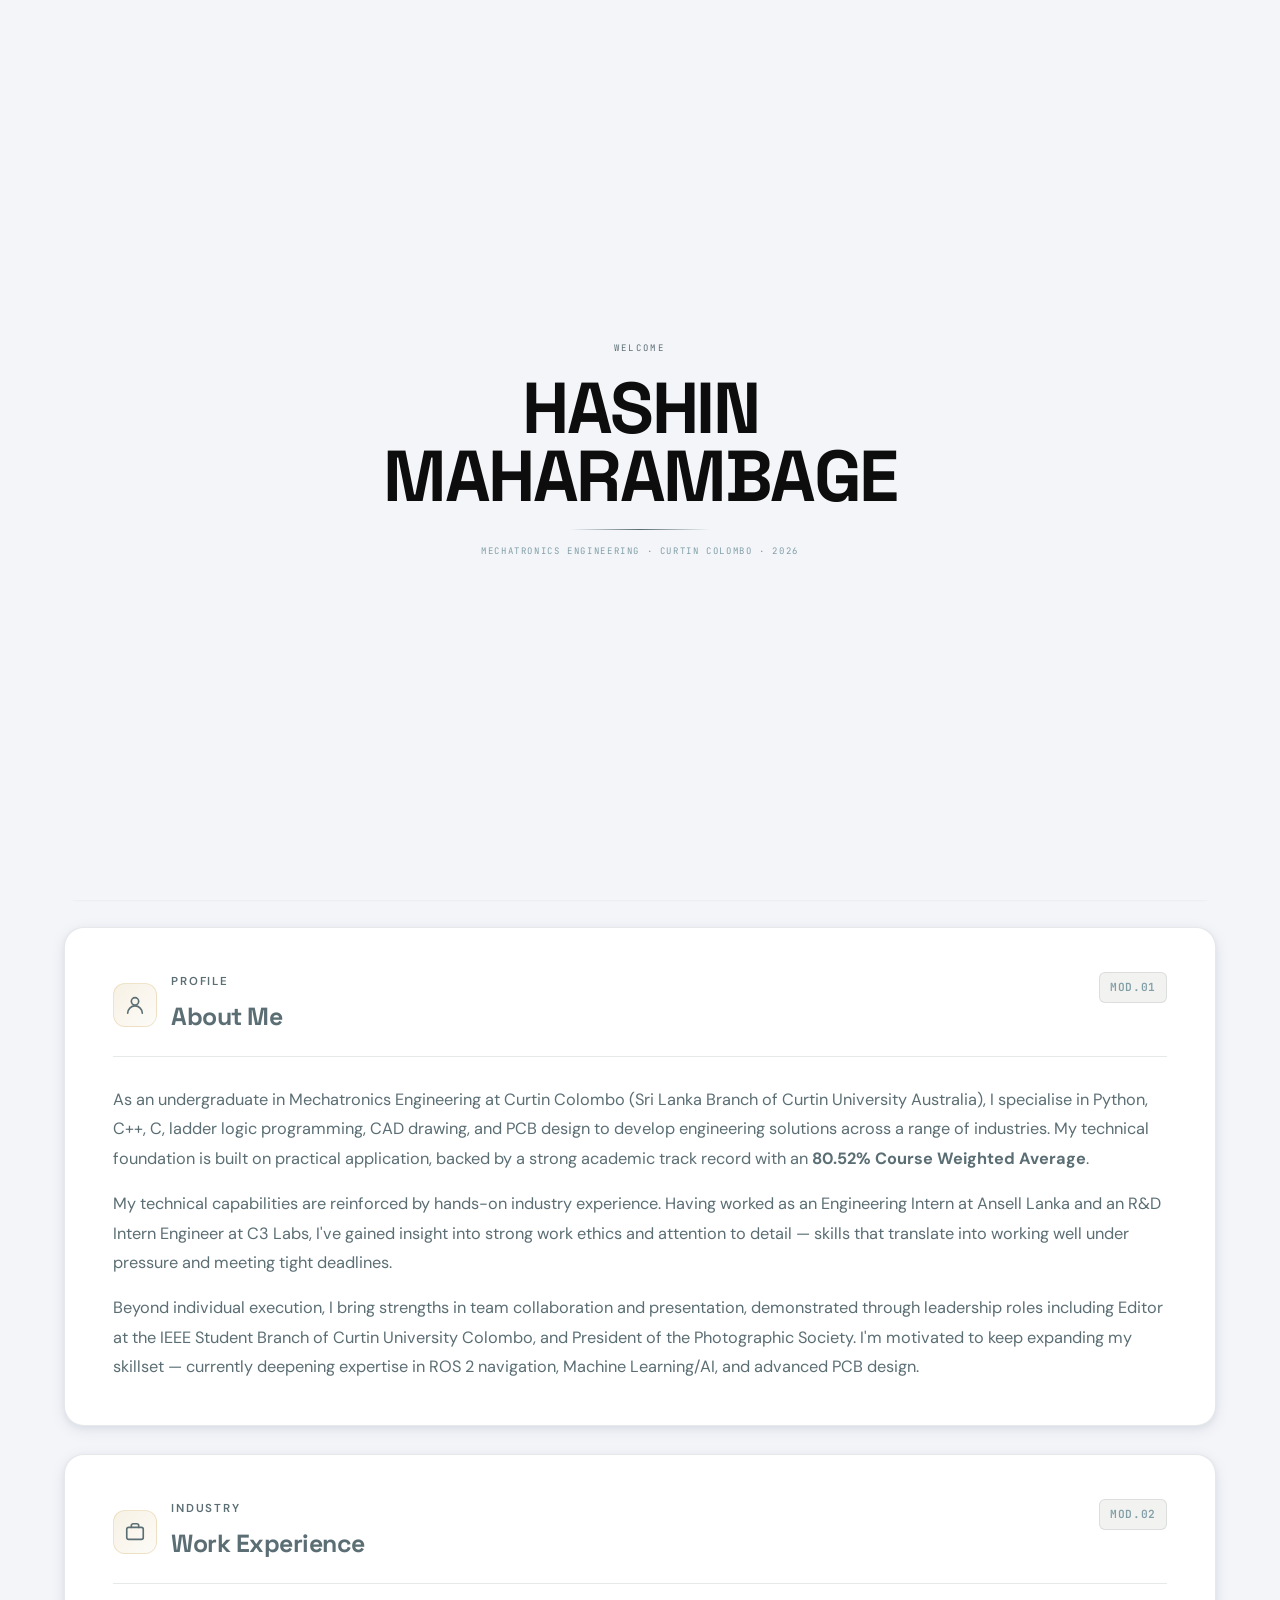
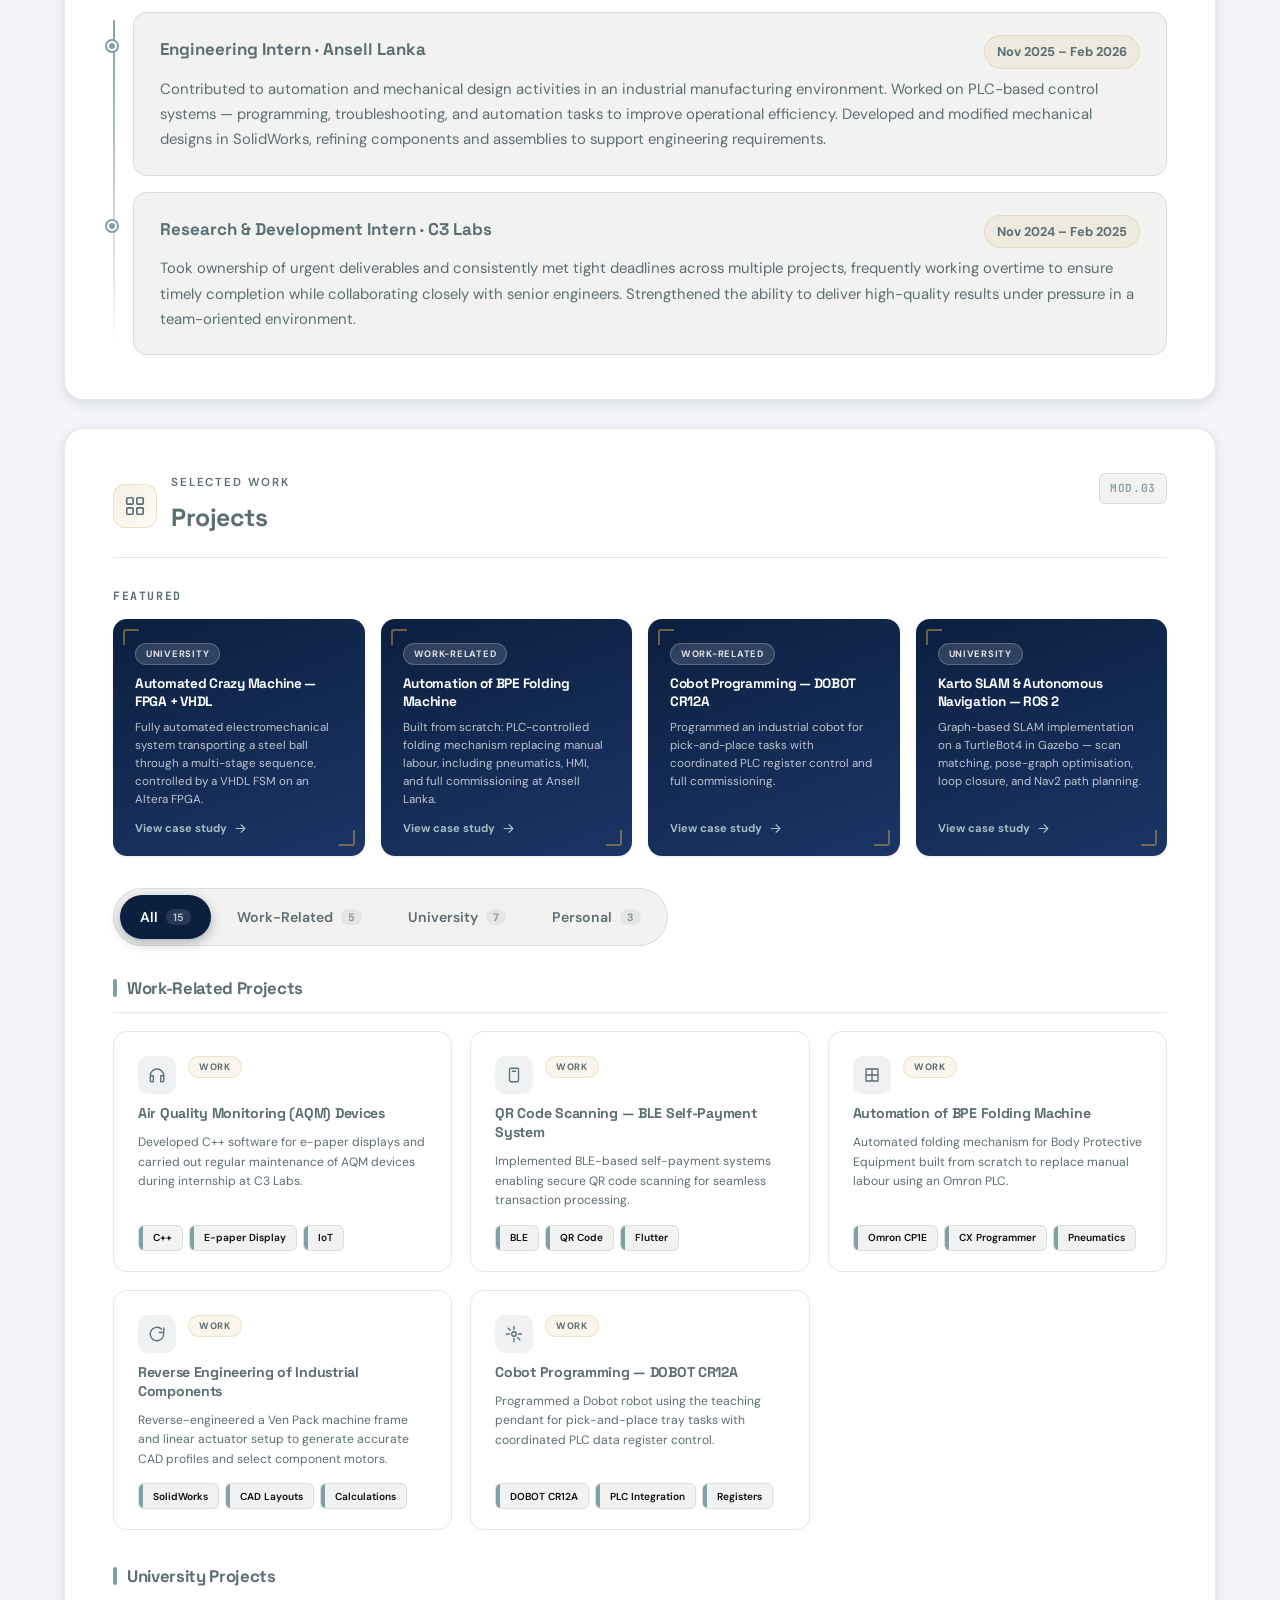
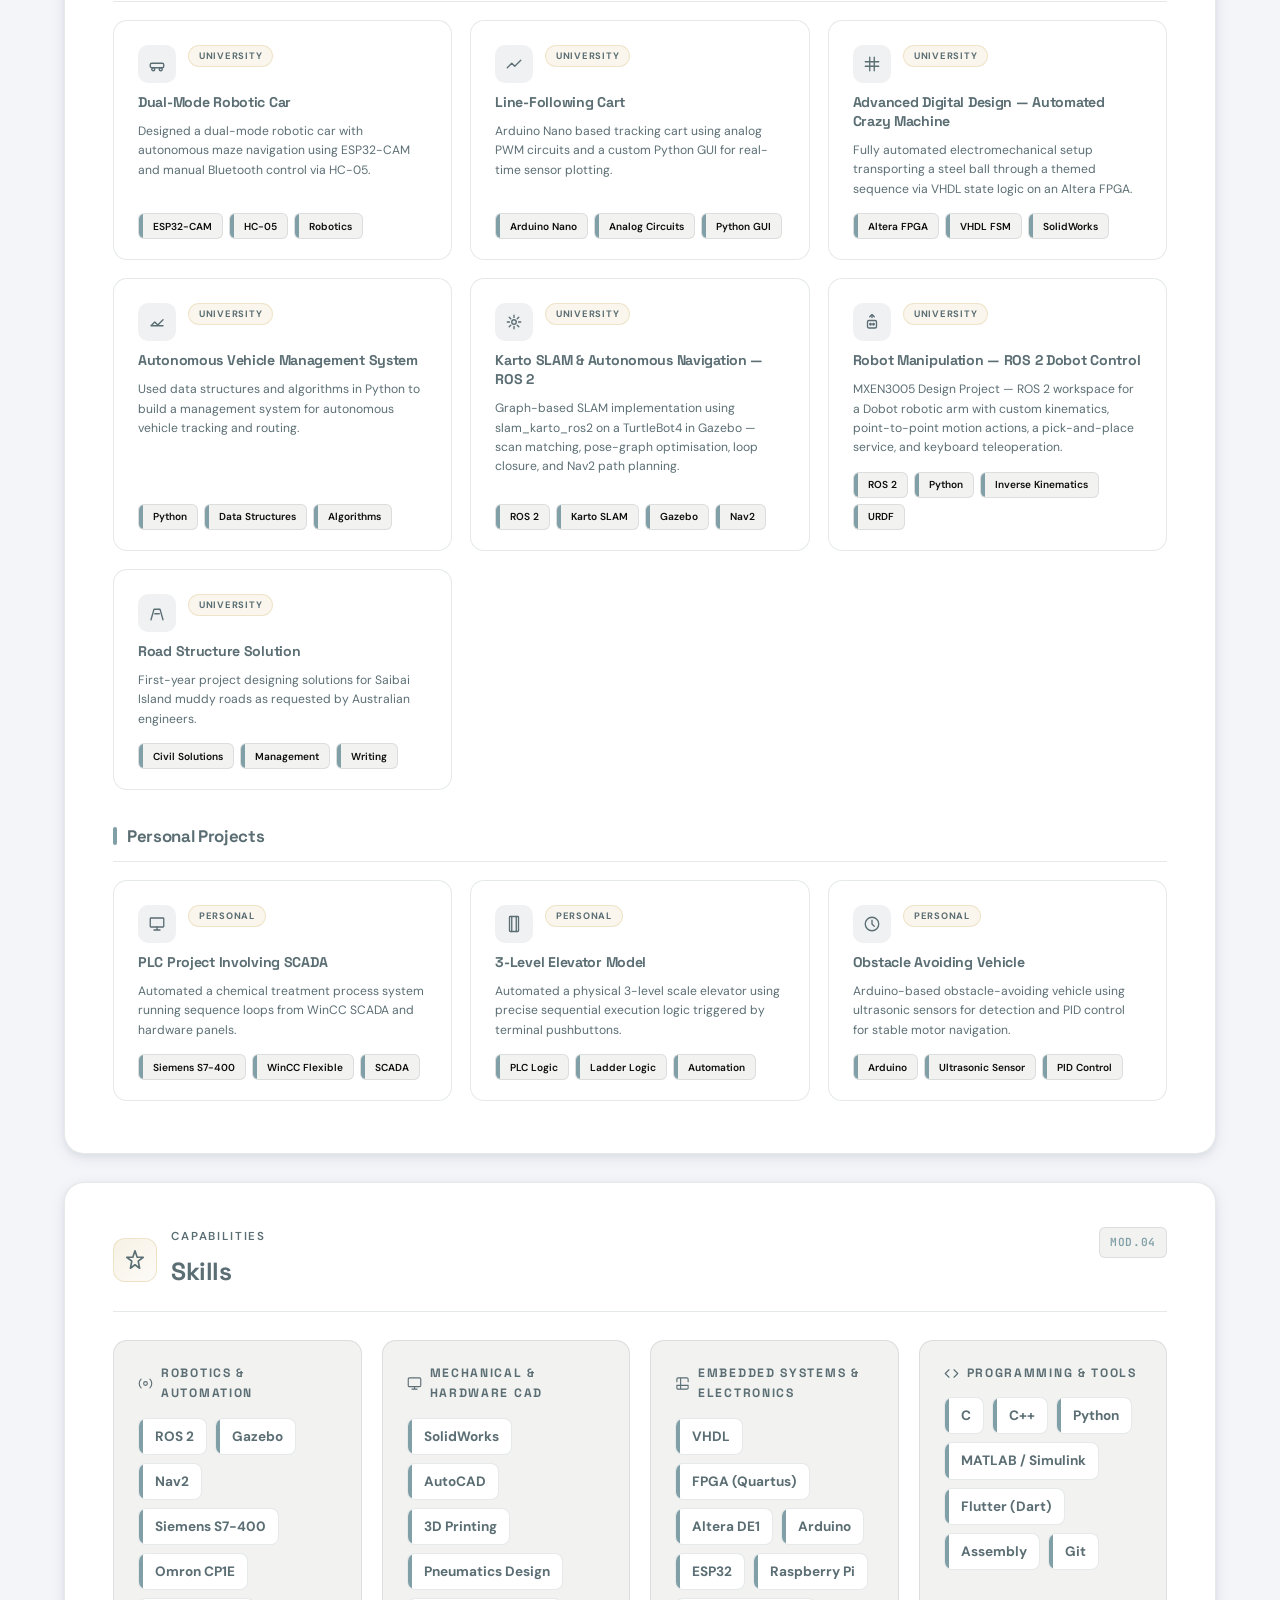
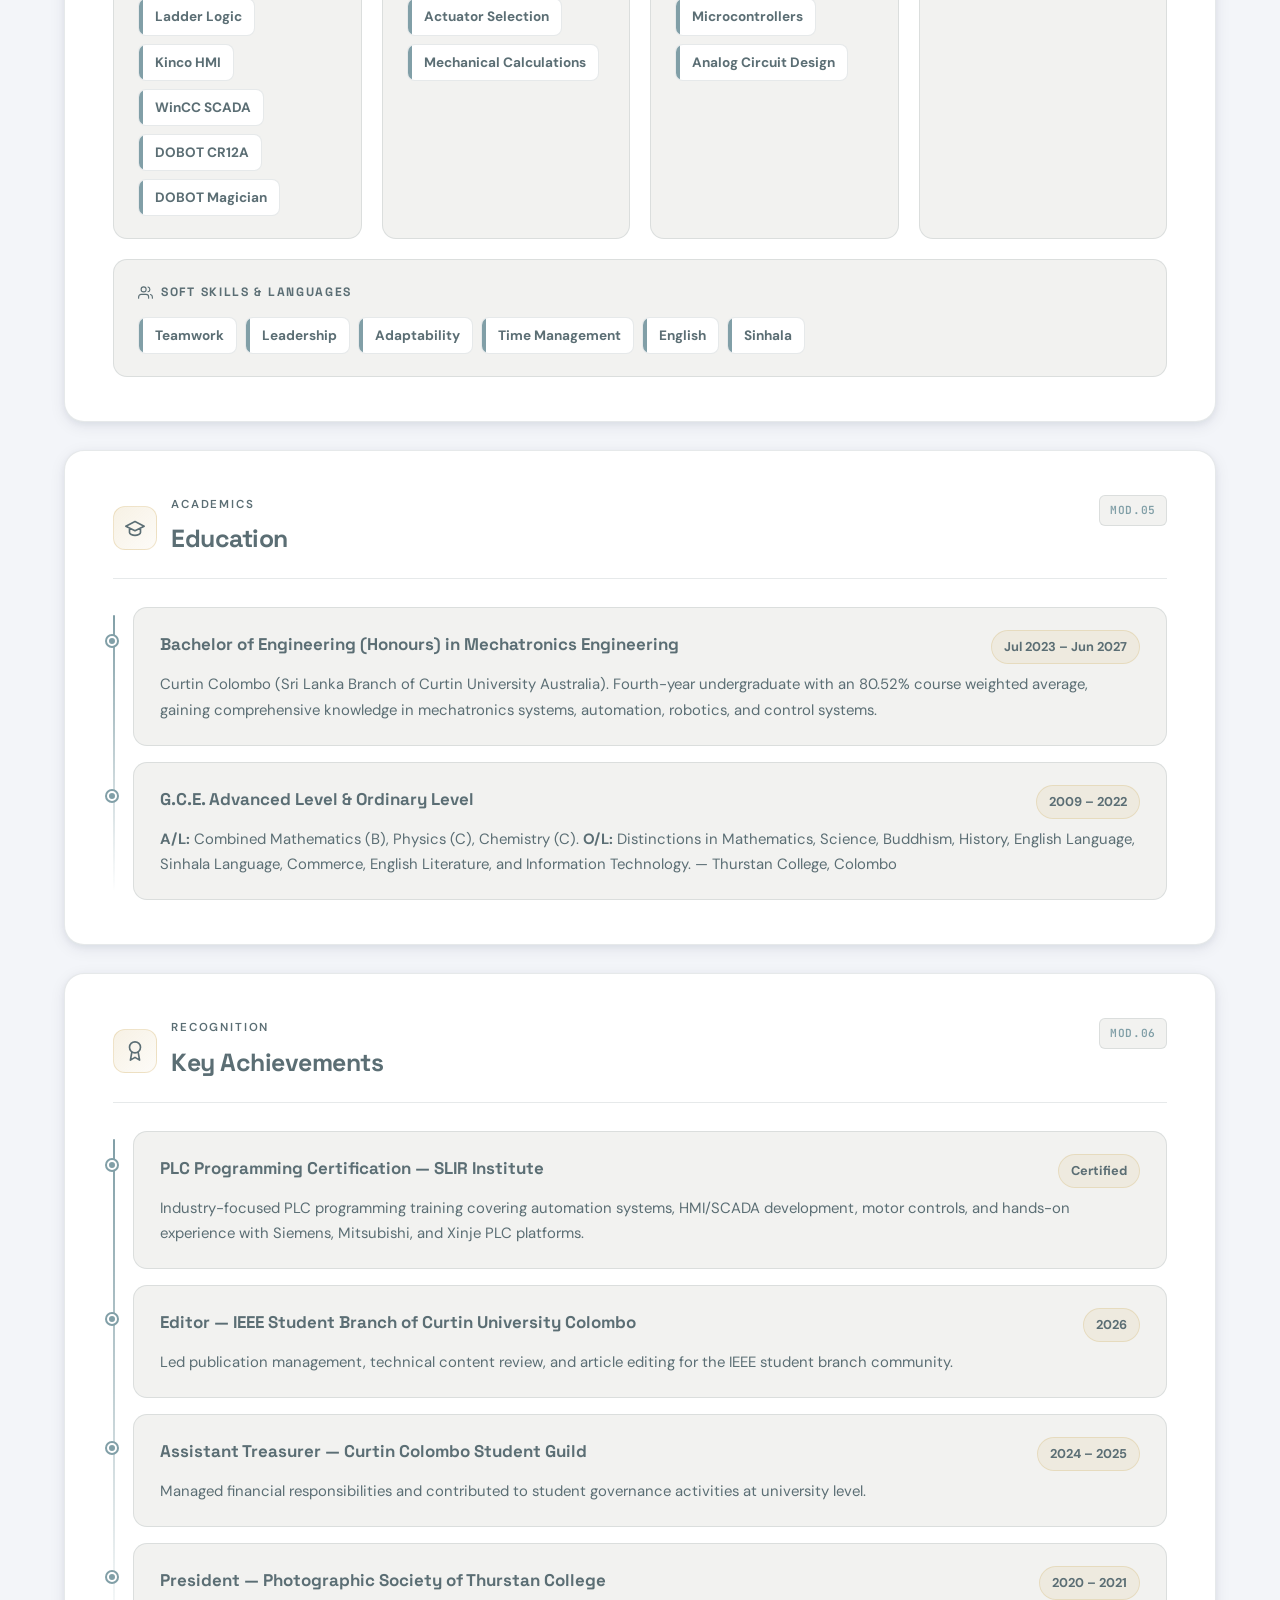
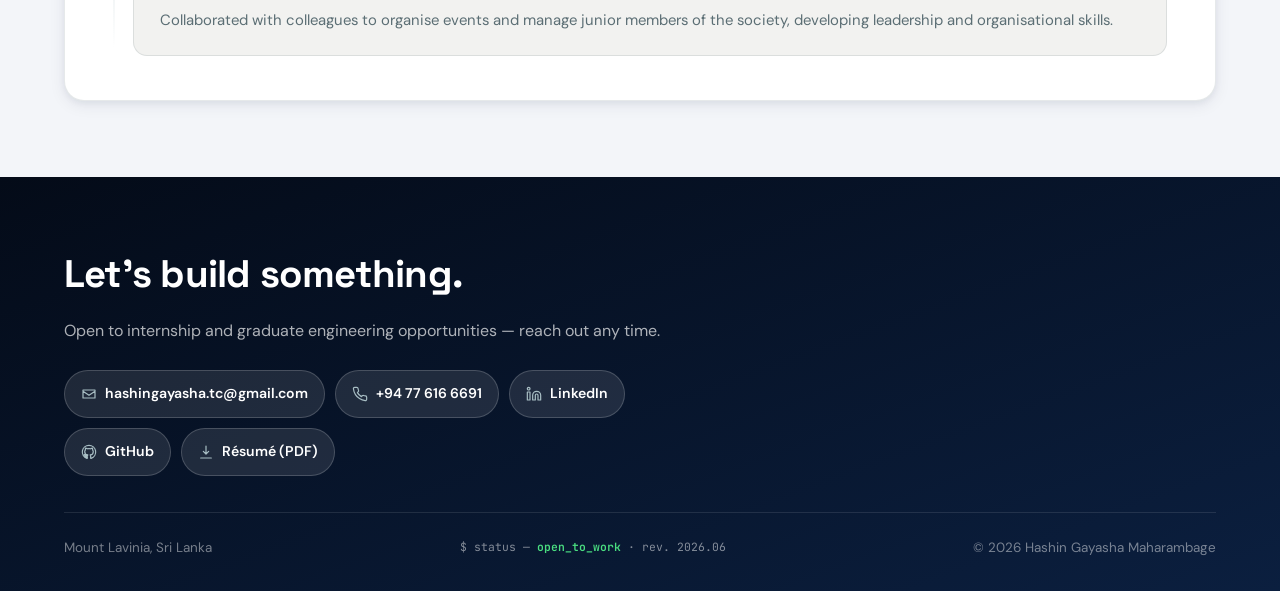
<file: index.html>
<!DOCTYPE html>
<html lang="en">
<head>
<meta charset="UTF-8">
<meta name="viewport" content="width=device-width, initial-scale=1.0">
<title>Hashin Gayasha Maharambage — Mechatronics Engineering Portfolio</title>
<meta name="description" content="Mechatronics Engineering undergraduate at Curtin Colombo. Industrial automation, PLC/SCADA, FPGA, robotics, and embedded systems projects.">
<link rel="icon" href="data:,">
<link rel="preconnect" href="https://fonts.googleapis.com">
<link rel="preconnect" href="https://fonts.gstatic.com" crossorigin>
<link href="https://fonts.googleapis.com/css2?family=Space+Grotesk:wght@300;400;500;600;700&family=DM+Sans:ital,wght@0,300;0,400;0,500;0,600;1,400&family=JetBrains+Mono:wght@400;500;600;700&display=swap" rel="stylesheet">
<link rel="stylesheet" href="styles.css">
</head>
<body>

<div id="splashScreen">
  <div class="splash-inner">
    <div class="splash-pre">Welcome</div>
    <div class="splash-name">
      <span class="splash-row" style="--d:.05s"><span>HASHIN</span></span>
      <span class="splash-row" style="--d:.18s"><span>MAHARAMBAGE</span></span>
    </div>
    <div class="splash-rule"></div>
    <div class="splash-sub">Mechatronics Engineering · Curtin Colombo · 2026</div>
  </div>
</div>

<a class="skip-link" href="#main">Skip to content</a>

<header class="navbar" id="navbar">
  <div class="nav-inner">
    <a class="nav-brand" href="#top">
      <span class="nav-brand-mark">HM</span>
      <span>Hashin Maharambage</span>
    </a>
    <nav class="nav-links" id="navLinks" aria-label="Primary">
      <a class="nav-link" href="#about"        data-navlink>About</a>
      <a class="nav-link" href="#experience"   data-navlink>Experience</a>
      <a class="nav-link" href="#projects"     data-navlink>Projects</a>
      <a class="nav-link" href="#skills"       data-navlink>Skills</a>
      <a class="nav-link" href="#education"    data-navlink>Education</a>
      <a class="nav-link" href="#achievements" data-navlink>Achievements</a>
      <a class="nav-link nav-link-cta" href="#contact" data-navlink>Contact</a>
    </nav>
    <div class="nav-actions">
      <button class="theme-toggle" id="themeToggle" type="button" aria-label="Toggle dark mode">
        <svg class="ico ico-sun"  viewBox="0 0 24 24"><circle cx="12" cy="12" r="4"/><path d="M12 2v2M12 20v2M4.93 4.93l1.41 1.41M17.66 17.66l1.41 1.41M2 12h2M20 12h2M4.93 19.07l1.41-1.41M17.66 6.34l1.41-1.41"/></svg>
        <svg class="ico ico-moon" viewBox="0 0 24 24"><path d="M21 12.79A9 9 0 1 1 11.21 3 7 7 0 0 0 21 12.79z"/></svg>
      </button>
      <button class="nav-toggle" id="navToggle" type="button" aria-label="Open menu" aria-expanded="false" aria-controls="navLinks">
        <svg class="ico ico-lg icon-burger" viewBox="0 0 24 24"><path d="M4 7h16M4 12h16M4 17h16"/></svg>
        <svg class="ico ico-lg icon-close"  viewBox="0 0 24 24"><path d="M6 6l12 12M18 6L6 18"/></svg>
      </button>
    </div>
  </div>
</header>

<div class="nav-backdrop" id="navBackdrop"></div>

<main id="main" class="hero-wrap">
  <div class="container">

    <!-- HERO -->
    <section class="hero" id="top">
      <canvas id="globeCanvas"></canvas>
      <div class="hero-grid">
        <div class="hero-copy">
          <span class="hero-eyebrow">Engineering Portfolio · 2026</span>
          <h1>Hashin Gayasha<br>Maharambage</h1>
          <p class="hero-headline">Mechatronics Engineering Student — <span class="accent">Curtin University Colombo</span></p>
          <p class="hero-bio">Fourth-year undergraduate building at the intersection of mechanical design, embedded systems, and industrial automation — from FPGAs and PLCs to CAD-driven hardware prototypes. Currently open to graduate and full-time opportunities.</p>
          <div class="contact-chips">
            <a class="chip chip-primary" href="#contact">
              <svg class="ico" viewBox="0 0 24 24"><path d="M3 8l9 6 9-6M3 6h18v12H3z"/></svg>Contact Me
            </a>
            <a class="chip" href="resume.pdf" download>
              <svg class="ico" viewBox="0 0 24 24"><path d="M12 3v12m0 0l-4-4m4 4l4-4M4 21h16"/></svg>Download Résumé
            </a>
            <a class="chip" href="https://www.linkedin.com/in/hashin-gayasha-maharambage-350191285" target="_blank" rel="noopener">
              <svg class="ico" viewBox="0 0 24 24"><path d="M16 8a6 6 0 016 6v7h-4v-7a2 2 0 00-4 0v7h-4v-7a6 6 0 016-6zM2 9h4v12H2zM4 6a2 2 0 100-4 2 2 0 000 4z"/></svg>LinkedIn
            </a>
            <a class="chip" href="https://github.com/Hashin2003" target="_blank" rel="noopener">
              <svg class="ico" viewBox="0 0 24 24"><path d="M12 2a10 10 0 00-3.16 19.5c.5.09.68-.22.68-.48v-1.7c-2.78.6-3.37-1.34-3.37-1.34-.46-1.16-1.11-1.47-1.11-1.47-.91-.62.07-.6.07-.6 1 .07 1.53 1.03 1.53 1.03.89 1.53 2.34 1.09 2.91.83.09-.65.35-1.09.63-1.34-2.22-.25-4.56-1.11-4.56-4.94 0-1.09.39-1.98 1.03-2.68-.1-.25-.45-1.27.1-2.65 0 0 .84-.27 2.75 1.02a9.45 9.45 0 015 0c1.91-1.3 2.75-1.02 2.75-1.02.55 1.38.2 2.4.1 2.65.64.7 1.03 1.59 1.03 2.68 0 3.84-2.34 4.68-4.57 4.93.36.31.68.92.68 1.85v2.74c0 .27.18.58.69.48A10 10 0 0012 2z"/></svg>GitHub
            </a>
          </div>
        </div>
        <div class="hero-portrait-wrap">
          <div class="hero-portrait-ring"></div>
          <div class="hero-portrait">
            <img src="563A6831.JPG" alt="Portrait of Hashin Maharambage" onerror="this.style.display='none';this.nextElementSibling.style.display='flex';">
            <div class="portrait-placeholder" style="display:none;">
              <div class="portrait-initials">HM</div>
              <div class="portrait-hint">Add 563A6831.JPG to repo root</div>
            </div>
          </div>
          <div class="hero-portrait-badge"><span class="dot"></span> Open to opportunities</div>
        </div>
      </div>
    </section>

    <!-- STATS STRIP -->
    <section class="stats-strip" aria-label="Quick stats">
      <svg class="trace-line" viewBox="0 0 1000 40" preserveAspectRatio="none" aria-hidden="true">
        <path id="tracePath" d="M0,20 L120,20 L150,8 L850,8 L880,20 L1000,20"/>
      </svg>
      <div class="stats-grid">
        <div class="stat-node"><span class="stat-num">15</span><span class="stat-label">Projects Logged</span></div>
        <div class="stat-node"><span class="stat-num">2</span><span class="stat-label">Industry Internships</span></div>
        <div class="stat-node"><span class="stat-num">80.52<small>%</small></span><span class="stat-label">Course Weighted Avg.</span></div>
        <div class="stat-node"><span class="stat-num">3<small>rd</small></span><span class="stat-label">Year Undergraduate</span></div>
      </div>
    </section>

    <!-- ABOUT -->
    <section class="section" id="about">
      <div class="section-head">
        <div class="section-head-left">
          <div class="section-icon"><svg class="ico-section" viewBox="0 0 24 24"><circle cx="12" cy="8" r="4"/><path d="M4 21c0-4.4 3.6-8 8-8s8 3.6 8 8"/></svg></div>
          <div><span class="section-eyebrow">Profile</span><h2 class="section-title">About Me</h2></div>
        </div>
        <span class="rev-tag">MOD.01</span>
      </div>
      <div class="about-content">
        <p>As an undergraduate in Mechatronics Engineering at Curtin Colombo (Sri Lanka Branch of Curtin University Australia), I specialise in Python, C++, C, ladder logic programming, CAD drawing, and PCB design to develop engineering solutions across a range of industries. My technical foundation is built on practical application, backed by a strong academic track record with an <strong>80.52% Course Weighted Average</strong>.</p>
        <p>My technical capabilities are reinforced by hands-on industry experience. Having worked as an Engineering Intern at Ansell Lanka and an R&amp;D Intern Engineer at C3 Labs, I've gained insight into strong work ethics and attention to detail — skills that translate into working well under pressure and meeting tight deadlines.</p>
        <p>Beyond individual execution, I bring strengths in team collaboration and presentation, demonstrated through leadership roles including Editor at the IEEE Student Branch of Curtin University Colombo, and President of the Photographic Society. I'm motivated to keep expanding my skillset — currently deepening expertise in ROS 2 navigation, Machine Learning/AI, and advanced PCB design.</p>
      </div>
    </section>

    <!-- EXPERIENCE -->
    <section class="section" id="experience">
      <div class="section-head">
        <div class="section-head-left">
          <div class="section-icon"><svg class="ico-section" viewBox="0 0 24 24"><rect x="3" y="7" width="18" height="13" rx="2"/><path d="M8 7V5a2 2 0 012-2h4a2 2 0 012 2v2"/></svg></div>
          <div><span class="section-eyebrow">Industry</span><h2 class="section-title">Work Experience</h2></div>
        </div>
        <span class="rev-tag">MOD.02</span>
      </div>
      <div class="timeline-list">
        <div class="timeline-item">
          <div class="timeline-head">
            <span class="item-title">Engineering Intern · Ansell Lanka</span>
            <span class="item-period">Nov 2025 – Feb 2026</span>
          </div>
          <p class="item-description">Contributed to automation and mechanical design activities in an industrial manufacturing environment. Worked on PLC-based control systems — programming, troubleshooting, and automation tasks to improve operational efficiency. Developed and modified mechanical designs in SolidWorks, refining components and assemblies to support engineering requirements.</p>
        </div>
        <div class="timeline-item">
          <div class="timeline-head">
            <span class="item-title">Research &amp; Development Intern · C3 Labs</span>
            <span class="item-period">Nov 2024 – Feb 2025</span>
          </div>
          <p class="item-description">Took ownership of urgent deliverables and consistently met tight deadlines across multiple projects, frequently working overtime to ensure timely completion while collaborating closely with senior engineers. Strengthened the ability to deliver high-quality results under pressure in a team-oriented environment.</p>
        </div>
      </div>
    </section>

    <!-- PROJECTS -->
    <section class="section" id="projects">
      <div class="section-head">
        <div class="section-head-left">
          <div class="section-icon"><svg class="ico-section" viewBox="0 0 24 24"><rect x="3" y="3" width="7" height="7" rx="1"/><rect x="14" y="3" width="7" height="7" rx="1"/><rect x="3" y="14" width="7" height="7" rx="1"/><rect x="14" y="14" width="7" height="7" rx="1"/></svg></div>
          <div><span class="section-eyebrow">Selected Work</span><h2 class="section-title">Projects</h2></div>
        </div>
        <span class="rev-tag">MOD.03</span>
      </div>

      <p class="featured-label">Featured</p>
      <div class="featured-grid">
        <button class="featured-card" type="button" data-modal="modal-crazy-machine" aria-haspopup="dialog">
          <div class="featured-card-tags">
            <span class="project-tag-cat">University</span>
          </div>
          <h3 class="featured-title">Automated Crazy Machine — FPGA + VHDL</h3>
          <p class="featured-desc">Fully automated electromechanical system transporting a steel ball through a multi-stage sequence, controlled by a VHDL FSM on an Altera FPGA.</p>
          <span class="featured-cta">View case study <svg class="ico" viewBox="0 0 24 24"><path d="M5 12h14M13 6l6 6-6 6"/></svg></span>
        </button>
        <button class="featured-card" type="button" data-modal="modal-bpe" aria-haspopup="dialog">
          <div class="featured-card-tags">
            <span class="project-tag-cat">Work-Related</span>
          </div>
          <h3 class="featured-title">Automation of BPE Folding Machine</h3>
          <p class="featured-desc">Built from scratch: PLC-controlled folding mechanism replacing manual labour, including pneumatics, HMI, and full commissioning at Ansell Lanka.</p>
          <span class="featured-cta">View case study <svg class="ico" viewBox="0 0 24 24"><path d="M5 12h14M13 6l6 6-6 6"/></svg></span>
        </button>
        <button class="featured-card" type="button" data-modal="modal-dobot" aria-haspopup="dialog">
          <div class="featured-card-tags">
            <span class="project-tag-cat">Work-Related</span>
          </div>
          <h3 class="featured-title">Cobot Programming — DOBOT CR12A</h3>
          <p class="featured-desc">Programmed an industrial cobot for pick-and-place tasks with coordinated PLC register control and full commissioning.</p>
          <span class="featured-cta">View case study <svg class="ico" viewBox="0 0 24 24"><path d="M5 12h14M13 6l6 6-6 6"/></svg></span>
        </button>
        <button class="featured-card" type="button" data-modal="modal-karto-slam" aria-haspopup="dialog">
          <div class="featured-card-tags">
            <span class="project-tag-cat">University</span>
          </div>
          <h3 class="featured-title">Karto SLAM &amp; Autonomous Navigation — ROS 2</h3>
          <p class="featured-desc">Graph-based SLAM implementation on a TurtleBot4 in Gazebo — scan matching, pose-graph optimisation, loop closure, and Nav2 path planning.</p>
          <span class="featured-cta">View case study <svg class="ico" viewBox="0 0 24 24"><path d="M5 12h14M13 6l6 6-6 6"/></svg></span>
        </button>
      </div>

      <div class="filter-bar" role="tablist" aria-label="Filter projects">
        <button class="filter-btn active" type="button" role="tab" aria-selected="true"  data-filter="all">All <span class="count">15</span></button>
        <button class="filter-btn"        type="button" role="tab" aria-selected="false" data-filter="work">Work-Related <span class="count">5</span></button>
        <button class="filter-btn"        type="button" role="tab" aria-selected="false" data-filter="university">University <span class="count">7</span></button>
        <button class="filter-btn"        type="button" role="tab" aria-selected="false" data-filter="personal">Personal <span class="count">3</span></button>
      </div>

      <h3 class="project-category-label" data-cat-label="work">Work-Related Projects</h3>
      <div class="projects-grid">
        <button class="project-card" type="button" data-category="work" data-modal="modal-aqm" aria-haspopup="dialog">
          <div class="project-card-head">
            <div class="project-card-icon"><svg class="ico" viewBox="0 0 24 24"><path d="M3 13a9 9 0 0118 0M3 13v6a2 2 0 002 2h2v-8H3zm14 0v8h2a2 2 0 002-2v-6h-4z"/></svg></div>
            <span class="project-tag-cat">Work</span>
          </div>
          <h4 class="project-title">Air Quality Monitoring (AQM) Devices</h4>
          <p class="project-description">Developed C++ software for e-paper displays and carried out regular maintenance of AQM devices during internship at C3 Labs.</p>
          <div class="project-tech-row">
            <span class="project-tech">C++</span><span class="project-tech">E-paper Display</span><span class="project-tech">IoT</span>
          </div>
        </button>
        <button class="project-card" type="button" data-category="work" data-modal="modal-ble" aria-haspopup="dialog">
          <div class="project-card-head">
            <div class="project-card-icon"><svg class="ico" viewBox="0 0 24 24"><rect x="6" y="3" width="12" height="18" rx="2"/><path d="M10 7h4"/></svg></div>
            <span class="project-tag-cat">Work</span>
          </div>
          <h4 class="project-title">QR Code Scanning — BLE Self-Payment System</h4>
          <p class="project-description">Implemented BLE-based self-payment systems enabling secure QR code scanning for seamless transaction processing.</p>
          <div class="project-tech-row">
            <span class="project-tech">BLE</span><span class="project-tech">QR Code</span><span class="project-tech">Flutter</span>
          </div>
        </button>
        <button class="project-card" type="button" data-category="work" data-modal="modal-bpe" aria-haspopup="dialog">
          <div class="project-card-head">
            <div class="project-card-icon"><svg class="ico" viewBox="0 0 24 24"><path d="M4 4h16v16H4zM4 12h16M12 4v16"/></svg></div>
            <span class="project-tag-cat">Work</span>
          </div>
          <h4 class="project-title">Automation of BPE Folding Machine</h4>
          <p class="project-description">Automated folding mechanism for Body Protective Equipment built from scratch to replace manual labour using an Omron PLC.</p>
          <div class="project-tech-row">
            <span class="project-tech">Omron CP1E</span><span class="project-tech">CX Programmer</span><span class="project-tech">Pneumatics</span>
          </div>
        </button>
        <button class="project-card" type="button" data-category="work" data-modal="modal-reverse" aria-haspopup="dialog">
          <div class="project-card-head">
            <div class="project-card-icon"><svg class="ico" viewBox="0 0 24 24"><path d="M21 12a9 9 0 11-3-6.7M21 4v6h-6"/></svg></div>
            <span class="project-tag-cat">Work</span>
          </div>
          <h4 class="project-title">Reverse Engineering of Industrial Components</h4>
          <p class="project-description">Reverse-engineered a Ven Pack machine frame and linear actuator setup to generate accurate CAD profiles and select component motors.</p>
          <div class="project-tech-row">
            <span class="project-tech">SolidWorks</span><span class="project-tech">CAD Layouts</span><span class="project-tech">Calculations</span>
          </div>
        </button>
        <button class="project-card" type="button" data-category="work" data-modal="modal-dobot" aria-haspopup="dialog">
          <div class="project-card-head">
            <div class="project-card-icon"><svg class="ico" viewBox="0 0 24 24"><circle cx="12" cy="12" r="3"/><path d="M12 2v4M12 18v4M4.2 4.2l2.8 2.8M17 17l2.8 2.8M2 12h4M18 12h4"/></svg></div>
            <span class="project-tag-cat">Work</span>
          </div>
          <h4 class="project-title">Cobot Programming — DOBOT CR12A</h4>
          <p class="project-description">Programmed a Dobot robot using the teaching pendant for pick-and-place tray tasks with coordinated PLC data register control.</p>
          <div class="project-tech-row">
            <span class="project-tech">DOBOT CR12A</span><span class="project-tech">PLC Integration</span><span class="project-tech">Registers</span>
          </div>
        </button>
      </div>

      <h3 class="project-category-label" data-cat-label="university">University Projects</h3>
      <div class="projects-grid">
        <button class="project-card" type="button" data-category="university" data-modal="modal-robocar" aria-haspopup="dialog">
          <div class="project-card-head">
            <div class="project-card-icon"><svg class="ico" viewBox="0 0 24 24"><rect x="3" y="11" width="18" height="6" rx="2"/><circle cx="7" cy="19" r="2"/><circle cx="17" cy="19" r="2"/></svg></div>
            <span class="project-tag-cat">University</span>
          </div>
          <h4 class="project-title">Dual-Mode Robotic Car</h4>
          <p class="project-description">Designed a dual-mode robotic car with autonomous maze navigation using ESP32-CAM and manual Bluetooth control via HC-05.</p>
          <div class="project-tech-row">
            <span class="project-tech">ESP32-CAM</span><span class="project-tech">HC-05</span><span class="project-tech">Robotics</span>
          </div>
        </button>
        <button class="project-card" type="button" data-category="university" data-modal="modal-linefollow" aria-haspopup="dialog">
          <div class="project-card-head">
            <div class="project-card-icon"><svg class="ico" viewBox="0 0 24 24"><path d="M3 17l6-6 4 4 8-8"/></svg></div>
            <span class="project-tag-cat">University</span>
          </div>
          <h4 class="project-title">Line-Following Cart</h4>
          <p class="project-description">Arduino Nano based tracking cart using analog PWM circuits and a custom Python GUI for real-time sensor plotting.</p>
          <div class="project-tech-row">
            <span class="project-tech">Arduino Nano</span><span class="project-tech">Analog Circuits</span><span class="project-tech">Python GUI</span>
          </div>
        </button>
        <button class="project-card" type="button" data-category="university" data-modal="modal-crazy-machine" aria-haspopup="dialog">
          <div class="project-card-head">
            <div class="project-card-icon"><svg class="ico" viewBox="0 0 24 24"><path d="M9 3v18M15 3v18M3 9h18M3 15h18"/></svg></div>
            <span class="project-tag-cat">University</span>
          </div>
          <h4 class="project-title">Advanced Digital Design — Automated Crazy Machine</h4>
          <p class="project-description">Fully automated electromechanical setup transporting a steel ball through a themed sequence via VHDL state logic on an Altera FPGA.</p>
          <div class="project-tech-row">
            <span class="project-tech">Altera FPGA</span><span class="project-tech">VHDL FSM</span><span class="project-tech">SolidWorks</span>
          </div>
        </button>
        <button class="project-card" type="button" data-category="university" data-modal="modal-avms" aria-haspopup="dialog">
          <div class="project-card-head">
            <div class="project-card-icon"><svg class="ico" viewBox="0 0 24 24"><path d="M4 17l5-5 4 4 7-7M4 17h16"/></svg></div>
            <span class="project-tag-cat">University</span>
          </div>
          <h4 class="project-title">Autonomous Vehicle Management System</h4>
          <p class="project-description">Used data structures and algorithms in Python to build a management system for autonomous vehicle tracking and routing.</p>
          <div class="project-tech-row">
            <span class="project-tech">Python</span><span class="project-tech">Data Structures</span><span class="project-tech">Algorithms</span>
          </div>
        </button>
        <button class="project-card" type="button" data-category="university" data-modal="modal-karto-slam" aria-haspopup="dialog">
          <div class="project-card-head">
            <div class="project-card-icon"><svg class="ico" viewBox="0 0 24 24"><circle cx="12" cy="12" r="3"/><path d="M3 12h3M18 12h3M12 3v3M12 18v3M5.6 5.6l2.1 2.1M16.3 16.3l2.1 2.1M5.6 18.4l2.1-2.1M16.3 7.7l2.1-2.1"/></svg></div>
            <span class="project-tag-cat">University</span>
          </div>
          <h4 class="project-title">Karto SLAM &amp; Autonomous Navigation — ROS 2</h4>
          <p class="project-description">Graph-based SLAM implementation using slam_karto_ros2 on a TurtleBot4 in Gazebo — scan matching, pose-graph optimisation, loop closure, and Nav2 path planning.</p>
          <div class="project-tech-row">
            <span class="project-tech">ROS 2</span><span class="project-tech">Karto SLAM</span><span class="project-tech">Gazebo</span><span class="project-tech">Nav2</span>
          </div>
        </button>
        <button class="project-card" type="button" data-category="university" data-modal="modal-robot-manipulation" aria-haspopup="dialog">
          <div class="project-card-head">
            <div class="project-card-icon"><svg class="ico" viewBox="0 0 24 24"><path d="M12 6V2M12 2l3 3M12 2L9 5"/><rect x="6" y="10" width="12" height="10" rx="2"/><circle cx="10" cy="15" r="1"/><circle cx="14" cy="15" r="1"/></svg></div>
            <span class="project-tag-cat">University</span>
          </div>
          <h4 class="project-title">Robot Manipulation — ROS 2 Dobot Control</h4>
          <p class="project-description">MXEN3005 Design Project — ROS 2 workspace for a Dobot robotic arm with custom kinematics, point-to-point motion actions, a pick-and-place service, and keyboard teleoperation.</p>
          <div class="project-tech-row">
            <span class="project-tech">ROS 2</span><span class="project-tech">Python</span><span class="project-tech">Inverse Kinematics</span><span class="project-tech">URDF</span>
          </div>
        </button>
        <button class="project-card" type="button" data-category="university" data-modal="modal-road" aria-haspopup="dialog">
          <div class="project-card-head">
            <div class="project-card-icon"><svg class="ico" viewBox="0 0 24 24"><path d="M4 21l4-14h8l4 14M9 13h6"/></svg></div>
            <span class="project-tag-cat">University</span>
          </div>
          <h4 class="project-title">Road Structure Solution</h4>
          <p class="project-description">First-year project designing solutions for Saibai Island muddy roads as requested by Australian engineers.</p>
          <div class="project-tech-row">
            <span class="project-tech">Civil Solutions</span><span class="project-tech">Management</span><span class="project-tech">Writing</span>
          </div>
        </button>
      </div>

      <h3 class="project-category-label" data-cat-label="personal">Personal Projects</h3>
      <div class="projects-grid">
        <button class="project-card" type="button" data-category="personal" data-modal="modal-scada" aria-haspopup="dialog">
          <div class="project-card-head">
            <div class="project-card-icon"><svg class="ico" viewBox="0 0 24 24"><rect x="3" y="4" width="18" height="12" rx="1"/><path d="M8 20h8M12 16v4"/></svg></div>
            <span class="project-tag-cat">Personal</span>
          </div>
          <h4 class="project-title">PLC Project Involving SCADA</h4>
          <p class="project-description">Automated a chemical treatment process system running sequence loops from WinCC SCADA and hardware panels.</p>
          <div class="project-tech-row">
            <span class="project-tech">Siemens S7-400</span><span class="project-tech">WinCC Flexible</span><span class="project-tech">SCADA</span>
          </div>
        </button>
        <button class="project-card" type="button" data-category="personal" data-modal="modal-elevator" aria-haspopup="dialog">
          <div class="project-card-head">
            <div class="project-card-icon"><svg class="ico" viewBox="0 0 24 24"><rect x="6" y="2" width="12" height="20" rx="1"/><path d="M9 22V2M15 22V2"/></svg></div>
            <span class="project-tag-cat">Personal</span>
          </div>
          <h4 class="project-title">3-Level Elevator Model</h4>
          <p class="project-description">Automated a physical 3-level scale elevator using precise sequential execution logic triggered by terminal pushbuttons.</p>
          <div class="project-tech-row">
            <span class="project-tech">PLC Logic</span><span class="project-tech">Ladder Logic</span><span class="project-tech">Automation</span>
          </div>
        </button>
        <button class="project-card" type="button" data-category="personal" data-modal="modal-obstacle" aria-haspopup="dialog">
          <div class="project-card-head">
            <div class="project-card-icon"><svg class="ico" viewBox="0 0 24 24"><circle cx="12" cy="12" r="9"/><path d="M12 7v5l3 3"/></svg></div>
            <span class="project-tag-cat">Personal</span>
          </div>
          <h4 class="project-title">Obstacle Avoiding Vehicle</h4>
          <p class="project-description">Arduino-based obstacle-avoiding vehicle using ultrasonic sensors for detection and PID control for stable motor navigation.</p>
          <div class="project-tech-row">
            <span class="project-tech">Arduino</span><span class="project-tech">Ultrasonic Sensor</span><span class="project-tech">PID Control</span>
          </div>
        </button>
      </div>
    </section>

    <!-- SKILLS -->
    <section class="section" id="skills">
      <div class="section-head">
        <div class="section-head-left">
          <div class="section-icon"><svg class="ico-section" viewBox="0 0 24 24"><path d="M12 2l2.4 6.9L21 9l-5.5 4.3L17 21l-5-3.8L7 21l1.5-7.7L3 9l6.6-.1z"/></svg></div>
          <div><span class="section-eyebrow">Capabilities</span><h2 class="section-title">Skills</h2></div>
        </div>
        <span class="rev-tag">MOD.04</span>
      </div>
      <div class="skills-grid skills-grid-4">

        <div class="skills-category">
          <h3>
            <svg class="ico" viewBox="0 0 24 24"><circle cx="12" cy="12" r="3"/><path d="M19.07 4.93a10 10 0 010 14.14M4.93 4.93a10 10 0 000 14.14"/></svg>
            Robotics &amp; Automation
          </h3>
          <div class="skills-list">
            <span class="skill-tag">ROS 2</span>
            <span class="skill-tag">Gazebo</span>
            <span class="skill-tag">Nav2</span>
            <span class="skill-tag">Siemens S7-400</span>
            <span class="skill-tag">Omron CP1E</span>
            <span class="skill-tag">Ladder Logic</span>
            <span class="skill-tag">Kinco HMI</span>
            <span class="skill-tag">WinCC SCADA</span>
            <span class="skill-tag">DOBOT CR12A</span>
            <span class="skill-tag">DOBOT Magician</span>
          </div>
        </div>

        <div class="skills-category">
          <h3>
            <svg class="ico" viewBox="0 0 24 24"><rect x="2" y="3" width="20" height="14" rx="2"/><path d="M8 21h8M12 17v4"/></svg>
            Mechanical &amp; Hardware CAD
          </h3>
          <div class="skills-list">
            <span class="skill-tag">SolidWorks</span>
            <span class="skill-tag">AutoCAD</span>
            <span class="skill-tag">3D Printing</span>
            <span class="skill-tag">Pneumatics Design</span>
            <span class="skill-tag">Actuator Selection</span>
            <span class="skill-tag">Mechanical Calculations</span>
          </div>
        </div>

        <div class="skills-category">
          <h3>
            <svg class="ico" viewBox="0 0 24 24"><path d="M9 3H5a2 2 0 00-2 2v4m6-6h10a2 2 0 012 2v4M9 3v18m0 0h10a2 2 0 002-2v-4M9 21H5a2 2 0 01-2-2v-4m0 0h18"/></svg>
            Embedded Systems &amp; Electronics
          </h3>
          <div class="skills-list">
            <span class="skill-tag">VHDL</span>
            <span class="skill-tag">FPGA (Quartus)</span>
            <span class="skill-tag">Altera DE1</span>
            <span class="skill-tag">Arduino</span>
            <span class="skill-tag">ESP32</span>
            <span class="skill-tag">Raspberry Pi</span>
            <span class="skill-tag">Microcontrollers</span>
            <span class="skill-tag">Analog Circuit Design</span>
          </div>
        </div>

        <div class="skills-category">
          <h3>
            <svg class="ico" viewBox="0 0 24 24"><polyline points="16 18 22 12 16 6"/><polyline points="8 6 2 12 8 18"/></svg>
            Programming &amp; Tools
          </h3>
          <div class="skills-list">
            <span class="skill-tag">C</span>
            <span class="skill-tag">C++</span>
            <span class="skill-tag">Python</span>
            <span class="skill-tag">MATLAB / Simulink</span>
            <span class="skill-tag">Flutter (Dart)</span>
            <span class="skill-tag">Assembly</span>
            <span class="skill-tag">Git</span>
          </div>
        </div>

        <div class="skills-category skills-category-soft">
          <h3>
            <svg class="ico" viewBox="0 0 24 24"><path d="M17 21v-2a4 4 0 00-4-4H5a4 4 0 00-4 4v2"/><circle cx="9" cy="7" r="4"/><path d="M23 21v-2a4 4 0 00-3-3.87M16 3.13a4 4 0 010 7.75"/></svg>
            Soft Skills &amp; Languages
          </h3>
          <div class="skills-list">
            <span class="skill-tag">Teamwork</span>
            <span class="skill-tag">Leadership</span>
            <span class="skill-tag">Adaptability</span>
            <span class="skill-tag">Time Management</span>
            <span class="skill-tag">English</span>
            <span class="skill-tag">Sinhala</span>
          </div>
        </div>

      </div>
    </section>

    <!-- EDUCATION -->
    <section class="section" id="education">
      <div class="section-head">
        <div class="section-head-left">
          <div class="section-icon"><svg class="ico-section" viewBox="0 0 24 24"><path d="M22 10L12 5 2 10l10 5 10-5zM6 12v5c0 1.5 3 3 6 3s6-1.5 6-3v-5"/></svg></div>
          <div><span class="section-eyebrow">Academics</span><h2 class="section-title">Education</h2></div>
        </div>
        <span class="rev-tag">MOD.05</span>
      </div>
      <div class="timeline-list">
        <div class="timeline-item">
          <div class="timeline-head">
            <span class="item-title">Bachelor of Engineering (Honours) in Mechatronics Engineering</span>
            <span class="item-period">Jul 2023 – Jun 2027</span>
          </div>
          <p class="item-description">Curtin Colombo (Sri Lanka Branch of Curtin University Australia). Fourth-year undergraduate with an 80.52% course weighted average, gaining comprehensive knowledge in mechatronics systems, automation, robotics, and control systems.</p>
        </div>
        <div class="timeline-item">
          <div class="timeline-head">
            <span class="item-title">G.C.E. Advanced Level &amp; Ordinary Level</span>
            <span class="item-period">2009 – 2022</span>
          </div>
          <p class="item-description"><strong>A/L:</strong> Combined Mathematics (B), Physics (C), Chemistry (C). <strong>O/L:</strong> Distinctions in Mathematics, Science, Buddhism, History, English Language, Sinhala Language, Commerce, English Literature, and Information Technology. — Thurstan College, Colombo</p>
        </div>
      </div>
    </section>

    <!-- ACHIEVEMENTS -->
    <section class="section" id="achievements">
      <div class="section-head">
        <div class="section-head-left">
          <div class="section-icon"><svg class="ico-section" viewBox="0 0 24 24"><circle cx="12" cy="8" r="6"/><path d="M8.5 13.5L7 22l5-3 5 3-1.5-8.5"/></svg></div>
          <div><span class="section-eyebrow">Recognition</span><h2 class="section-title">Key Achievements</h2></div>
        </div>
        <span class="rev-tag">MOD.06</span>
      </div>
      <div class="timeline-list">
        <div class="timeline-item">
          <div class="timeline-head">
            <span class="item-title">PLC Programming Certification — SLIR Institute</span>
            <span class="item-period">Certified</span>
          </div>
          <p class="item-description">Industry-focused PLC programming training covering automation systems, HMI/SCADA development, motor controls, and hands-on experience with Siemens, Mitsubishi, and Xinje PLC platforms.</p>
        </div>
        <div class="timeline-item">
          <div class="timeline-head">
            <span class="item-title">Editor — IEEE Student Branch of Curtin University Colombo</span>
            <span class="item-period">2026</span>
          </div>
          <p class="item-description">Led publication management, technical content review, and article editing for the IEEE student branch community.</p>
        </div>
        <div class="timeline-item">
          <div class="timeline-head">
            <span class="item-title">Assistant Treasurer — Curtin Colombo Student Guild</span>
            <span class="item-period">2024 – 2025</span>
          </div>
          <p class="item-description">Managed financial responsibilities and contributed to student governance activities at university level.</p>
        </div>
        <div class="timeline-item">
          <div class="timeline-head">
            <span class="item-title">President — Photographic Society of Thurstan College</span>
            <span class="item-period">2020 – 2021</span>
          </div>
          <p class="item-description">Collaborated with colleagues to organise events and manage junior members of the society, developing leadership and organisational skills.</p>
        </div>
      </div>
    </section>

  </div>
</main>

<!-- FOOTER / CONTACT -->
<footer class="site-footer" id="contact">
  <div class="footer-inner">
    <div class="footer-main">
      <h2 class="footer-title">Let's build something.</h2>
      <p class="footer-sub">Open to internship and graduate engineering opportunities — reach out any time.</p>
      <div class="footer-links">
        <a class="chip chip-on-dark" href="mailto:hashingayasha.tc@gmail.com">
          <svg class="ico" viewBox="0 0 24 24"><path d="M3 8l9 6 9-6M3 6h18v12H3z"/></svg>hashingayasha.tc@gmail.com
        </a>
        <a class="chip chip-on-dark" href="tel:+94776166691">
          <svg class="ico" viewBox="0 0 24 24"><path d="M22 16.92v3a2 2 0 01-2.18 2 19.8 19.8 0 01-8.63-3.07 19.5 19.5 0 01-6-6 19.8 19.8 0 01-3.07-8.67A2 2 0 014.11 2h3a2 2 0 012 1.72c.13.96.36 1.9.69 2.81a2 2 0 01-.45 2.11L8.09 9.91a16 16 0 006 6l1.27-1.27a2 2 0 012.11-.45c.9.33 1.85.56 2.81.69A2 2 0 0122 16.92z"/></svg>+94 77 616 6691
        </a>
        <a class="chip chip-on-dark" href="https://www.linkedin.com/in/hashin-gayasha-maharambage-350191285" target="_blank" rel="noopener">
          <svg class="ico" viewBox="0 0 24 24"><path d="M16 8a6 6 0 016 6v7h-4v-7a2 2 0 00-4 0v7h-4v-7a6 6 0 016-6zM2 9h4v12H2zM4 6a2 2 0 100-4 2 2 0 000 4z"/></svg>LinkedIn
        </a>
        <a class="chip chip-on-dark" href="https://github.com/Hashin2003" target="_blank" rel="noopener">
          <svg class="ico" viewBox="0 0 24 24"><path d="M12 2a10 10 0 00-3.16 19.5c.5.09.68-.22.68-.48v-1.7c-2.78.6-3.37-1.34-3.37-1.34-.46-1.16-1.11-1.47-1.11-1.47-.91-.62.07-.6.07-.6 1 .07 1.53 1.03 1.53 1.03.89 1.53 2.34 1.09 2.91.83.09-.65.35-1.09.63-1.34-2.22-.25-4.56-1.11-4.56-4.94 0-1.09.39-1.98 1.03-2.68-.1-.25-.45-1.27.1-2.65 0 0 .84-.27 2.75 1.02a9.45 9.45 0 015 0c1.91-1.3 2.75-1.02 2.75-1.02.55 1.38.2 2.4.1 2.65.64.7 1.03 1.59 1.03 2.68 0 3.84-2.34 4.68-4.57 4.93.36.31.68.92.68 1.85v2.74c0 .27.18.58.69.48A10 10 0 0012 2z"/></svg>GitHub
        </a>
        <a class="chip chip-on-dark" href="resume.pdf" download>
          <svg class="ico" viewBox="0 0 24 24"><path d="M12 3v12m0 0l-4-4m4 4l4-4M4 21h16"/></svg>Résumé (PDF)
        </a>
      </div>
    </div>
    <div class="footer-meta">
      <span>Mount Lavinia, Sri Lanka</span>
      <span class="build-log">$ status — <span class="build-log-accent">open_to_work</span> · rev. 2026.06</span>
      <span>© 2026 Hashin Gayasha Maharambage</span>
    </div>
  </div>
</footer>

<div id="modalRoot"></div>
<script src="projects-data.js"></script>
<script src="script.js"></script>
</body>
</html>
</file>
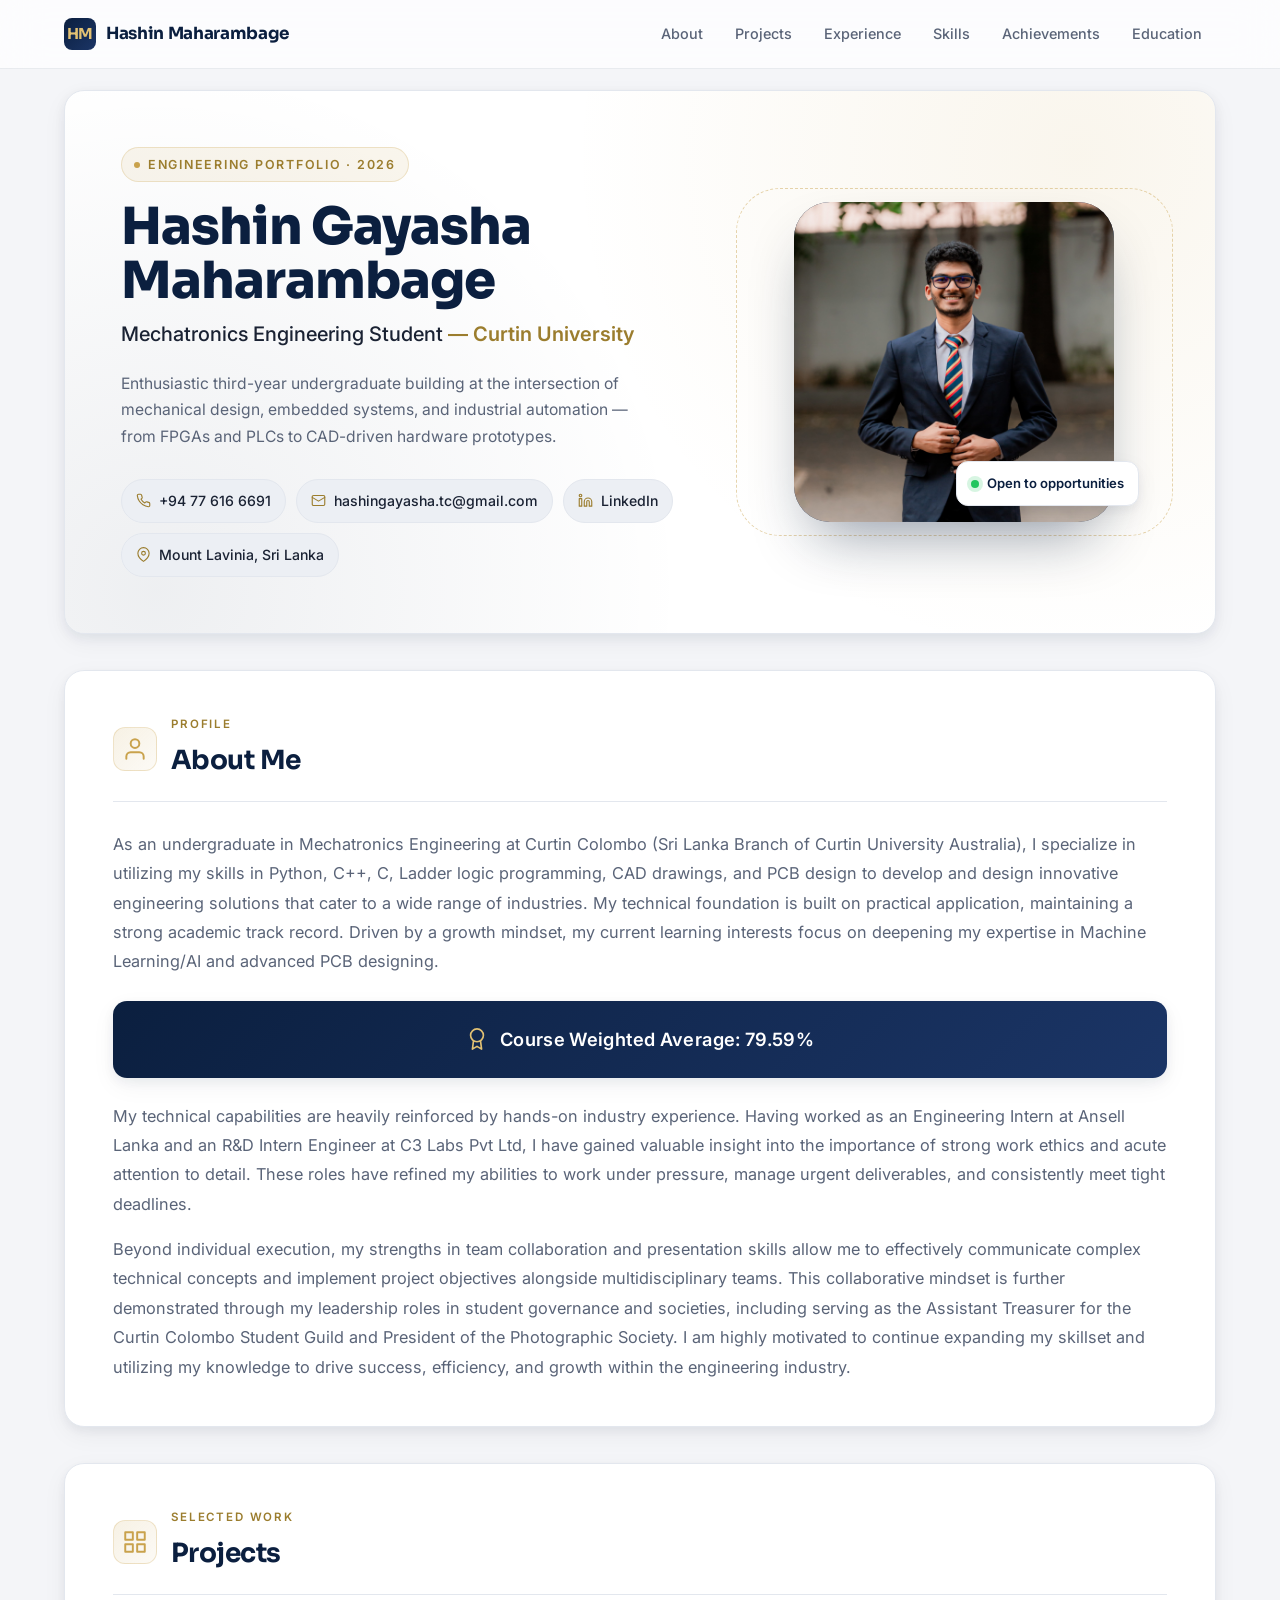
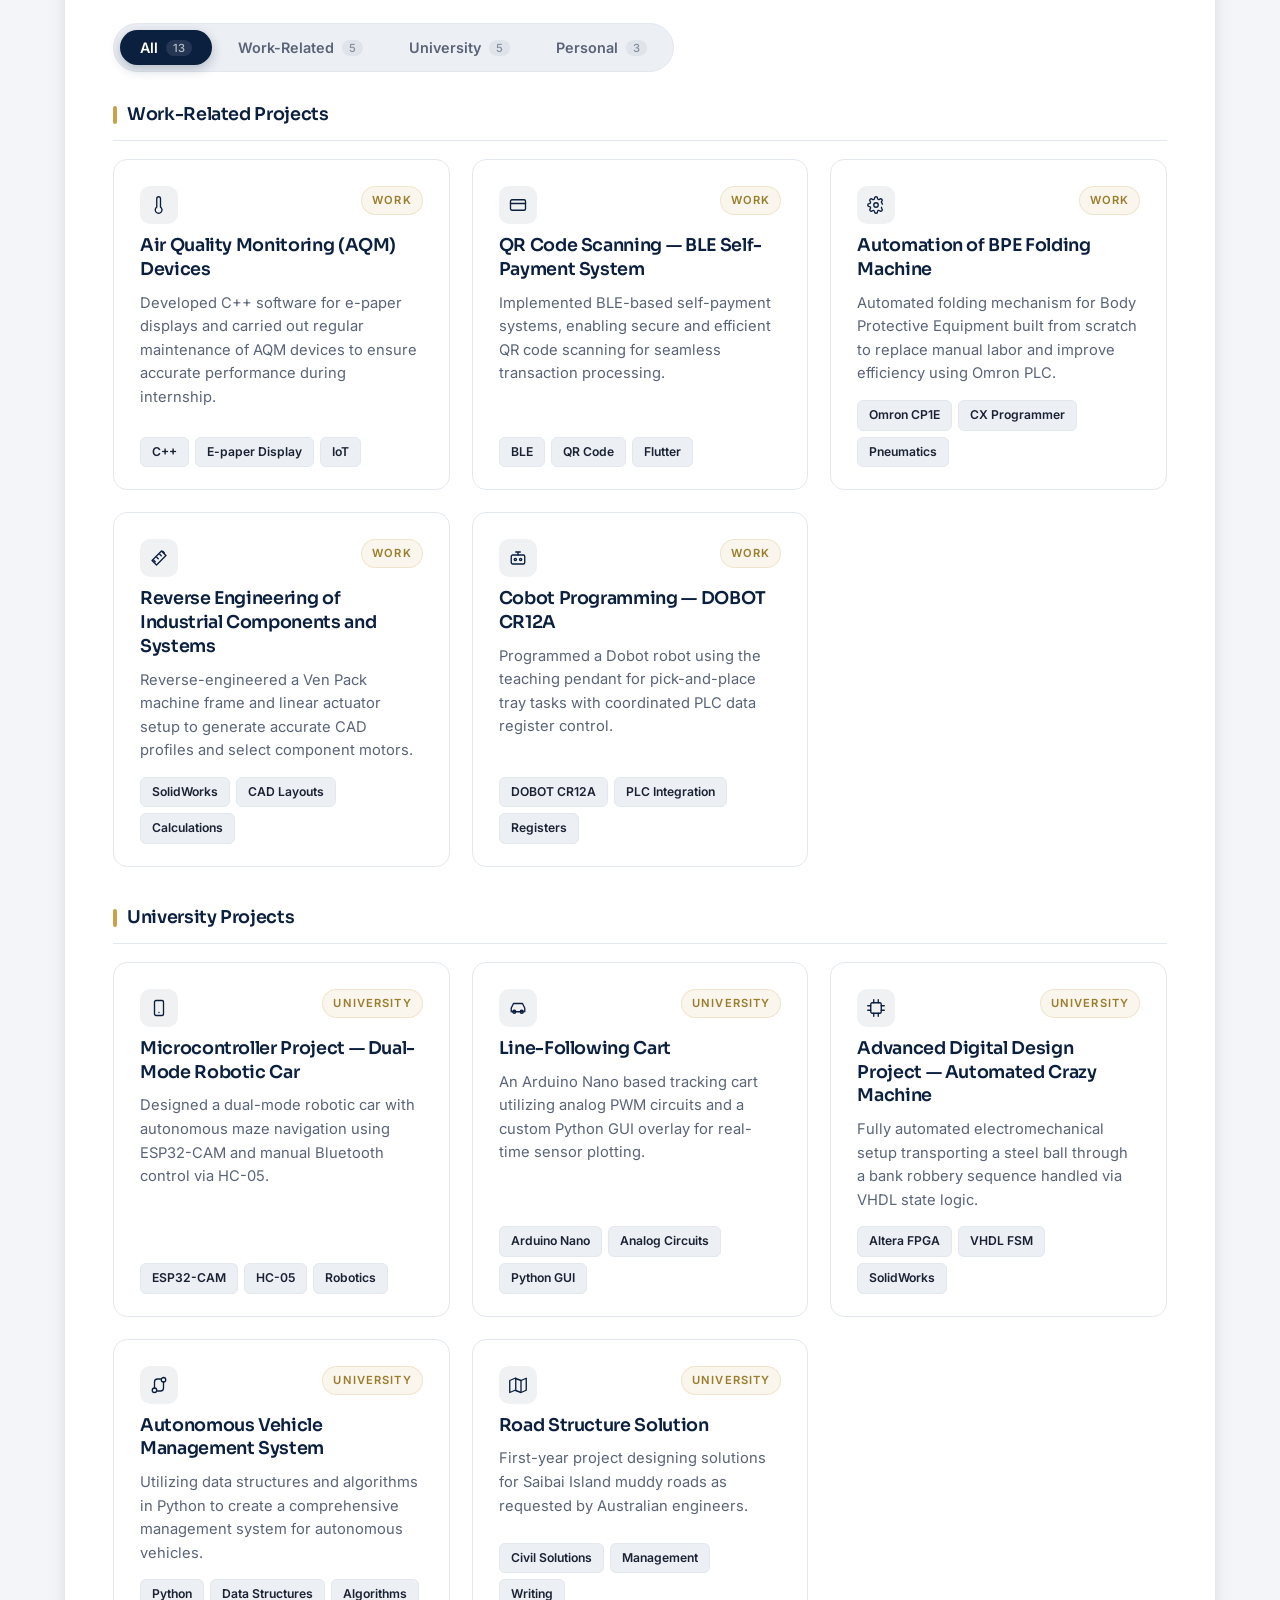
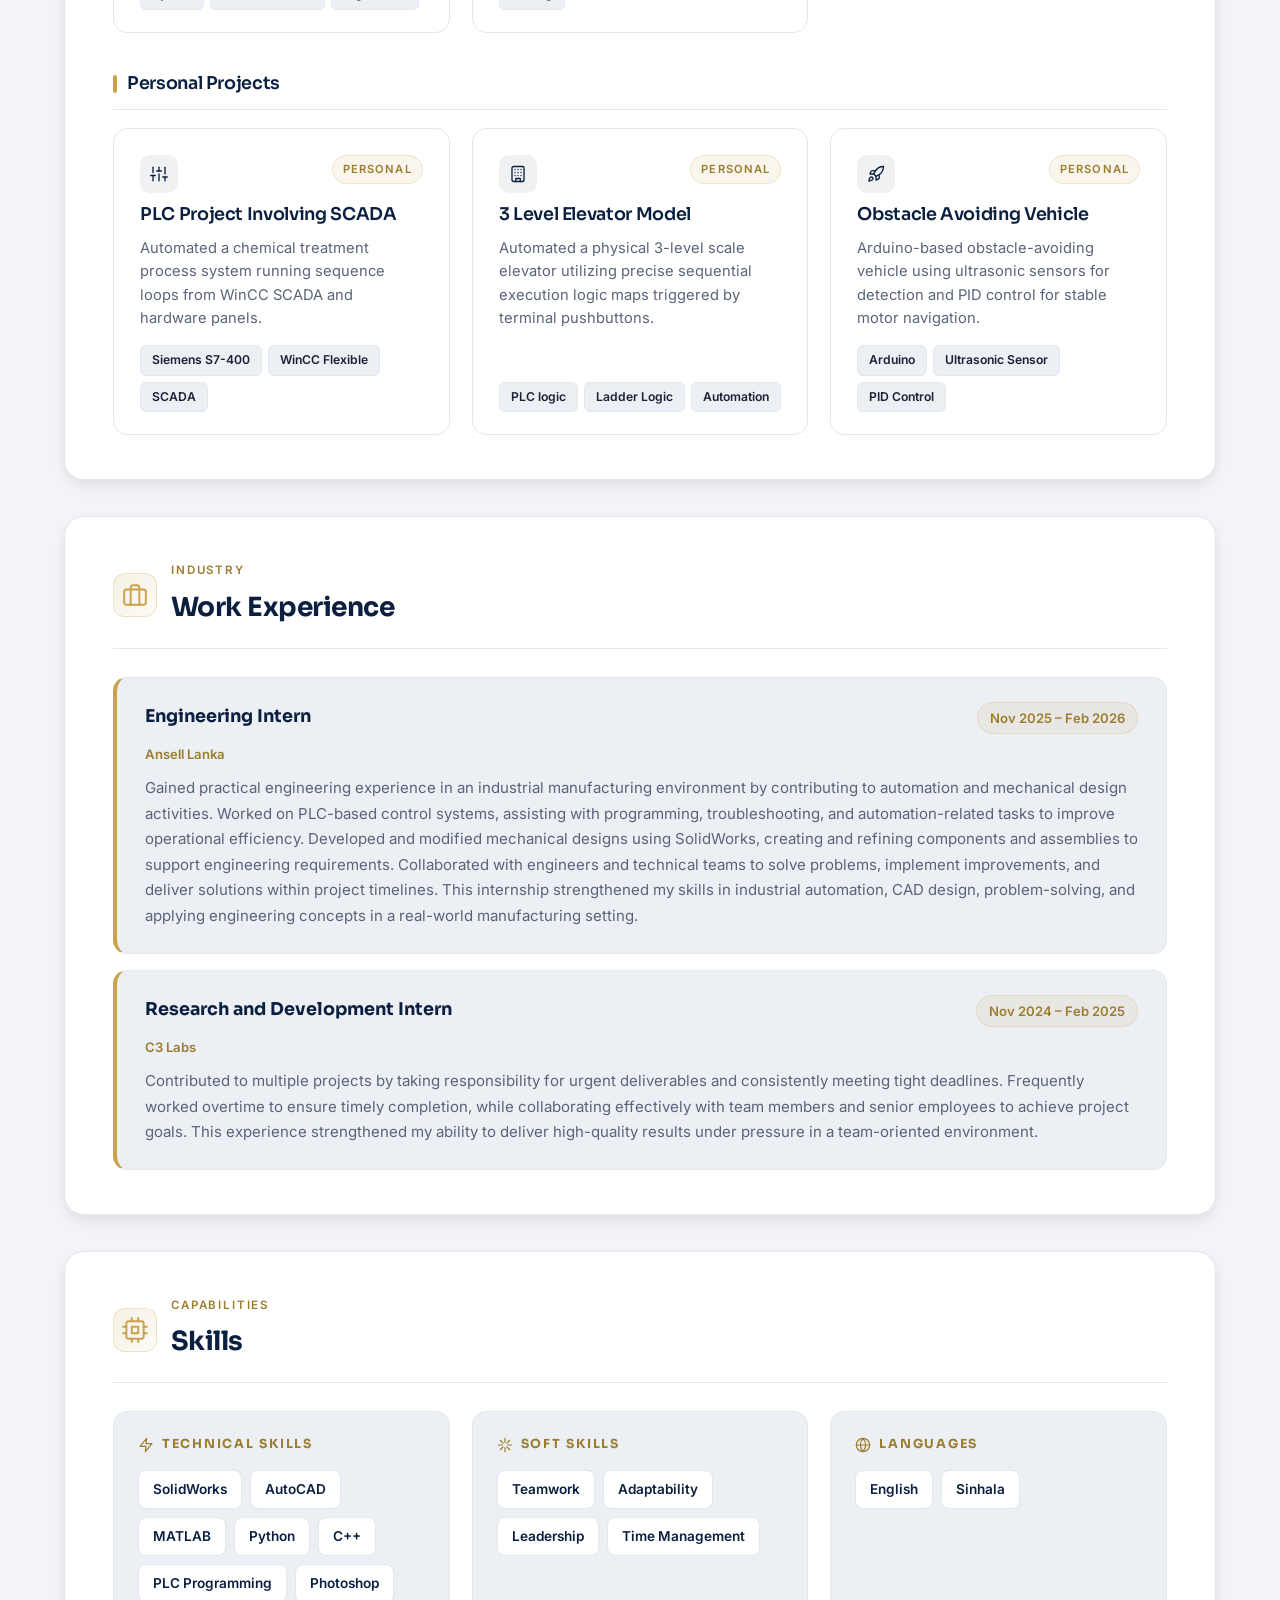
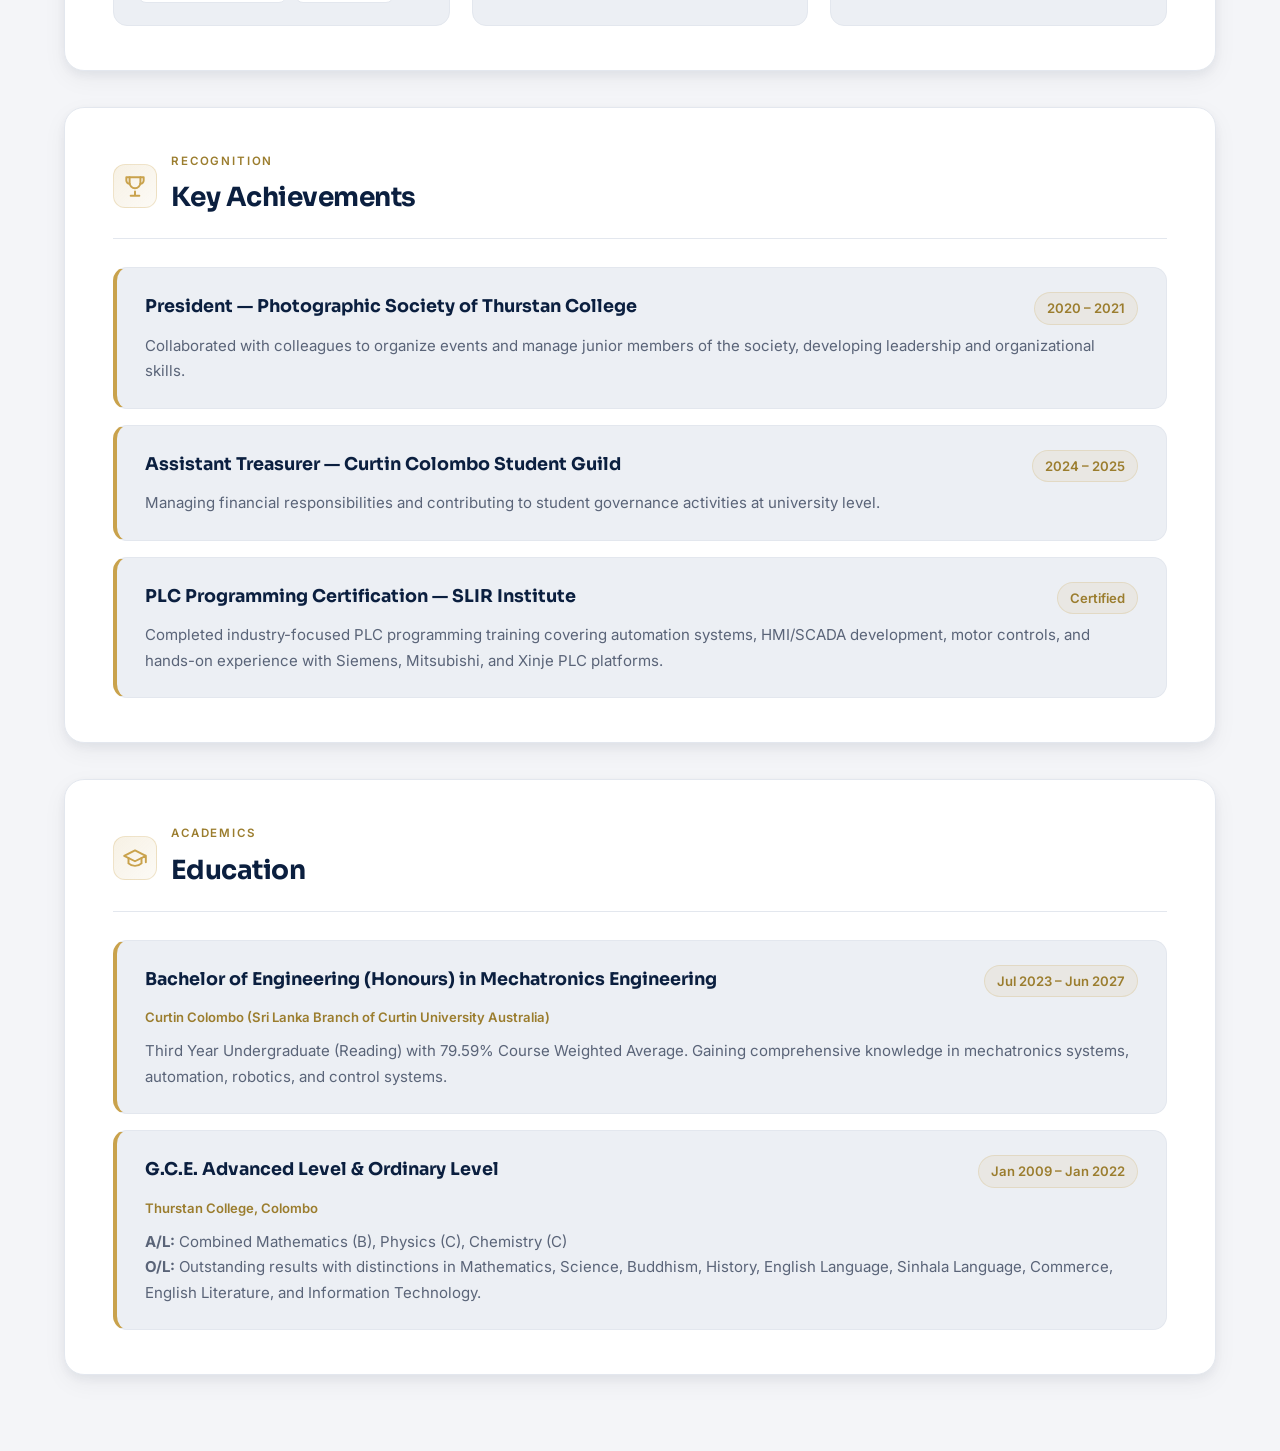
<file: Portfolio_Website-updated.html>
<!DOCTYPE html>
<html lang="en">
<head>
    <meta charset="UTF-8">
    <meta name="viewport" content="width=device-width, initial-scale=1.0">
    <title>Hashin Gayasha Maharambage - Portfolio</title>
    <link rel="preconnect" href="https://fonts.googleapis.com">
    <link rel="preconnect" href="https://fonts.gstatic.com" crossorigin>
    <link href="https://fonts.googleapis.com/css2?family=Inter:wght@300;400;500;600;700;800&family=Sora:wght@600;700;800&display=swap" rel="stylesheet">
    <style>
        :root {
            --primary: #0B1F3F;
            --primary-light: #1B3566;
            --primary-dark: #060F22;
            --accent: #C9A24C;
            --accent-light: #E2C173;
            --accent-dark: #9B7D2E;
            --bg: #F4F5F8;
            --bg-soft: #ECEFF4;
            --card-bg: #FFFFFF;
            --text: #1A2233;
            --text-light: #5A6478;
            --text-muted: #97A0B3;
            --border: #E3E7EE;
            --shadow-sm: 0 1px 2px rgba(11, 31, 63, 0.04), 0 1px 3px rgba(11, 31, 63, 0.06);
            --shadow-md: 0 4px 12px rgba(11, 31, 63, 0.06), 0 8px 24px rgba(11, 31, 63, 0.05);
            --shadow-lg: 0 12px 40px rgba(11, 31, 63, 0.12);
            --shadow-xl: 0 24px 60px rgba(11, 31, 63, 0.18);
            --radius-sm: 8px;
            --radius: 14px;
            --radius-lg: 20px;
            --ease: cubic-bezier(0.22, 1, 0.36, 1);
        }

        * { margin: 0; padding: 0; box-sizing: border-box; }

        html { scroll-behavior: smooth; scroll-padding-top: 90px; }

        body {
            font-family: 'Inter', -apple-system, BlinkMacSystemFont, 'Segoe UI', Roboto, sans-serif;
            line-height: 1.7;
            color: var(--text);
            background: var(--bg);
            min-height: 100vh;
            -webkit-font-smoothing: antialiased;
            -moz-osx-font-smoothing: grayscale;
        }

        h1, h2, h3, h4, h5 { font-family: 'Sora', 'Inter', sans-serif; letter-spacing: -0.02em; }

        .container { max-width: 1200px; margin: 0 auto; padding: 40px 24px; }

        /* SVG ICONS */
        .ico {
            width: 18px; height: 18px; flex-shrink: 0; stroke: currentColor;
            stroke-width: 1.8; fill: none; stroke-linecap: round; stroke-linejoin: round;
        }
        .ico-lg { width: 28px; height: 28px; stroke-width: 1.6; }
        .ico-section {
            width: 26px; height: 26px; stroke-width: 1.8;
            color: var(--accent); flex-shrink: 0;
        }

        /* NAVBAR */
        .navbar {
            position: fixed; top: 0; left: 0; right: 0; z-index: 100;
            background: rgba(255, 255, 255, 0.72);
            backdrop-filter: saturate(180%) blur(20px);
            border-bottom: 1px solid rgba(11, 31, 63, 0.08);
            transition: all 0.3s var(--ease);
        }
        .nav-inner {
            max-width: 1200px; margin: 0 auto; padding: 14px 24px;
            display: flex; align-items: center; justify-content: space-between; gap: 24px;
        }
        .nav-brand {
            font-family: 'Sora', sans-serif; font-weight: 700; font-size: 1.05em;
            color: var(--primary); letter-spacing: -0.02em; text-decoration: none;
            display: flex; align-items: center; gap: 10px;
        }
        .nav-brand-mark {
            width: 32px; height: 32px; border-radius: 8px;
            background: linear-gradient(135deg, var(--primary), var(--primary-light));
            color: var(--accent-light); display: flex; align-items: center; justify-content: center;
            font-family: 'Sora', sans-serif; font-weight: 700; font-size: 0.9em;
        }
        .nav-links { display: flex; align-items: center; gap: 4px; flex-wrap: wrap; }
        .nav-link {
            color: var(--text-light); text-decoration: none; font-size: 0.9em; font-weight: 500;
            padding: 8px 14px; border-radius: 8px;
            transition: background 0.2s ease, color 0.2s ease;
        }
        .nav-link:hover { color: var(--primary); background: rgba(11, 31, 63, 0.05); }
        .nav-toggle {
            display: none; background: transparent; border: none; cursor: pointer;
            color: var(--primary); padding: 8px;
        }

        /* HERO */
        .hero-wrap { padding-top: 90px; }
        .hero {
            background: var(--card-bg); border-radius: var(--radius-lg);
            padding: 56px 56px; margin-bottom: 36px;
            box-shadow: var(--shadow-md); border: 1px solid var(--border);
            position: relative; overflow: hidden;
        }
        .hero::before {
            content: ''; position: absolute; inset: 0;
            background:
                radial-gradient(circle at 88% 12%, rgba(201, 162, 76, 0.10), transparent 45%),
                radial-gradient(circle at 8% 92%, rgba(11, 31, 63, 0.07), transparent 45%);
            pointer-events: none;
        }
        .hero-grid {
            display: grid; grid-template-columns: 1.4fr 1fr;
            gap: 56px; align-items: center; position: relative;
        }
        .hero-eyebrow {
            display: inline-flex; align-items: center; gap: 8px;
            font-size: 0.78em; font-weight: 600; letter-spacing: 0.14em;
            text-transform: uppercase; color: var(--accent-dark);
            padding: 6px 12px; border-radius: 999px;
            background: rgba(201, 162, 76, 0.10); border: 1px solid rgba(201, 162, 76, 0.25);
            margin-bottom: 18px;
        }
        .hero-eyebrow::before {
            content: ''; width: 6px; height: 6px; border-radius: 50%; background: var(--accent);
        }
        .hero h1 {
            font-size: clamp(2.2em, 4vw, 3.2em); color: var(--primary);
            font-weight: 800; line-height: 1.05; margin-bottom: 12px;
        }
        .hero-headline {
            font-size: 1.25em; color: var(--text); font-weight: 500;
            margin-bottom: 22px; line-height: 1.45;
        }
        .hero-headline .accent { color: var(--accent-dark); font-weight: 600; }
        .hero-bio {
            color: var(--text-light); font-size: 0.98em;
            margin-bottom: 28px; max-width: 540px;
        }
        .contact-chips {
            display: flex; flex-wrap: wrap; gap: 10px;
        }
        .chip {
            display: inline-flex; align-items: center; gap: 8px;
            background: var(--bg-soft); border: 1px solid var(--border);
            color: var(--text); text-decoration: none;
            padding: 9px 14px; border-radius: 999px;
            font-size: 0.88em; font-weight: 500;
            transition: all 0.2s var(--ease);
        }
        .chip:hover {
            background: var(--primary); color: #fff; border-color: var(--primary);
            transform: translateY(-2px); box-shadow: var(--shadow-sm);
        }
        .chip .ico { width: 15px; height: 15px; color: var(--accent-dark); transition: color 0.2s; }
        .chip:hover .ico { color: var(--accent-light); }

        /* HERO PORTRAIT */
        .hero-portrait-wrap {
            display: flex; justify-content: center; align-items: center; position: relative;
        }
        .hero-portrait {
            width: 320px; height: 320px;
            border-radius: 36px;
            background: linear-gradient(135deg, var(--primary), var(--primary-light));
            position: relative;
            box-shadow:
                0 30px 60px -20px rgba(11, 31, 63, 0.45),
                0 0 0 1px rgba(255, 255, 255, 0.06) inset;
            overflow: hidden;
            display: flex; align-items: center; justify-content: center;
        }
        .hero-portrait::after {
            content: ''; position: absolute; inset: 0;
            background:
                radial-gradient(circle at 30% 25%, rgba(255,255,255,0.12), transparent 55%),
                radial-gradient(circle at 75% 85%, rgba(201, 162, 76, 0.22), transparent 60%);
        }
        .hero-portrait img {
            width: 100%; height: 100%; object-fit: cover;
            position: relative; z-index: 1;
        }
        .hero-portrait .portrait-placeholder {
            position: relative; z-index: 1; text-align: center;
            color: rgba(255, 255, 255, 0.85); padding: 24px;
        }
        .hero-portrait .portrait-initials {
            font-family: 'Sora', sans-serif; font-size: 4.5em; font-weight: 700;
            background: linear-gradient(135deg, #fff, var(--accent-light));
            -webkit-background-clip: text; background-clip: text;
            -webkit-text-fill-color: transparent; line-height: 1;
        }
        .hero-portrait .portrait-hint {
            font-size: 0.78em; color: rgba(255,255,255,0.7); margin-top: 14px;
            letter-spacing: 0.05em;
        }
        .hero-portrait-ring {
            position: absolute; inset: -14px;
            border-radius: 44px; border: 1.5px dashed rgba(201, 162, 76, 0.45);
            pointer-events: none;
        }
        .hero-portrait-badge {
            position: absolute; bottom: 16px; right: 20px; z-index: 100;
            background: var(--card-bg); border: 1px solid var(--border);
            padding: 10px 14px; border-radius: 12px;
            box-shadow: var(--shadow-md); display: flex; align-items: center; gap: 8px;
            font-size: 0.82em; font-weight: 600; color: var(--primary);
        }
        .hero-portrait-badge .dot {
            width: 8px; height: 8px; border-radius: 50%; background: #22c55e;
            box-shadow: 0 0 0 4px rgba(34, 197, 94, 0.18);
        }

        /* SECTIONS */
        .section {
            background: var(--card-bg); border-radius: var(--radius-lg);
            margin-bottom: 36px; padding: 44px 48px;
            box-shadow: var(--shadow-md); border: 1px solid var(--border);
            transition: box-shadow 0.3s var(--ease), transform 0.3s var(--ease);
            scroll-margin-top: 90px;
        }
        .section:hover { box-shadow: var(--shadow-lg); }
        .section-head {
            display: flex; align-items: center; gap: 14px;
            margin-bottom: 28px; padding-bottom: 18px;
            border-bottom: 1px solid var(--border);
        }
        .section-icon {
            width: 44px; height: 44px; border-radius: 12px;
            background: linear-gradient(135deg, rgba(201, 162, 76, 0.15), rgba(201, 162, 76, 0.05));
            border: 1px solid rgba(201, 162, 76, 0.25);
            display: flex; align-items: center; justify-content: center;
            color: var(--accent-dark); flex-shrink: 0;
        }
        .section-title {
            font-size: 1.65em; color: var(--primary); font-weight: 700;
            letter-spacing: -0.02em;
        }
        .section-eyebrow {
            display: block; font-size: 0.72em; font-weight: 600;
            color: var(--accent-dark); text-transform: uppercase;
            letter-spacing: 0.16em; margin-bottom: 4px;
        }

        /* ABOUT */
        .about-content { font-size: 1.02em; line-height: 1.8; color: var(--text-light); }
        .about-content p { margin-bottom: 16px; }
        .about-content p:last-child { margin-bottom: 0; }
        .highlight-box {
            background: linear-gradient(135deg, var(--primary), var(--primary-light));
            color: #fff; padding: 22px 28px; border-radius: var(--radius);
            margin: 24px 0; text-align: center; font-weight: 600;
            font-size: 1.12em; letter-spacing: 0.02em;
            box-shadow: var(--shadow-md);
            display: flex; align-items: center; justify-content: center; gap: 12px;
        }
        .highlight-box .ico { width: 22px; height: 22px; color: var(--accent-light); }

        /* PROJECT FILTER BAR */
        .filter-bar {
            display: flex; gap: 6px; padding: 6px;
            background: var(--bg-soft); border: 1px solid var(--border);
            border-radius: 999px; margin-bottom: 28px; flex-wrap: wrap;
            width: fit-content;
        }
        .filter-btn {
            background: transparent; border: none; cursor: pointer;
            padding: 9px 20px; border-radius: 999px;
            font-family: inherit; font-size: 0.9em; font-weight: 600;
            color: var(--text-light); transition: all 0.25s var(--ease);
            display: inline-flex; align-items: center; gap: 8px;
        }
        .filter-btn:hover { color: var(--primary); }
        .filter-btn.active {
            background: var(--primary); color: #fff;
            box-shadow: 0 4px 12px rgba(11, 31, 63, 0.25);
        }
        .filter-btn .count {
            font-size: 0.78em; opacity: 0.7; font-weight: 500;
            padding: 1px 7px; border-radius: 999px;
            background: rgba(255, 255, 255, 0.15);
        }
        .filter-btn:not(.active) .count { background: rgba(11, 31, 63, 0.08); color: var(--text-light); }

        /* PROJECT CATEGORY LABELS */
        .project-category-label {
            font-size: 1.1em; color: var(--primary); font-weight: 600;
            margin: 36px 0 18px 0; padding-bottom: 10px;
            border-bottom: 1px solid var(--border);
            display: flex; align-items: center; gap: 10px;
        }
        .project-category-label::before {
            content: ''; width: 4px; height: 18px; border-radius: 2px; background: var(--accent);
        }
        .project-category-label:first-of-type { margin-top: 0; }

        .projects-grid {
            display: grid; grid-template-columns: repeat(auto-fill, minmax(320px, 1fr));
            gap: 22px;
        }

        .project-card {
            background: var(--card-bg); border-radius: var(--radius);
            padding: 26px 26px 22px; border: 1px solid var(--border);
            position: relative; overflow: hidden; cursor: pointer;
            transition: all 0.35s var(--ease);
            display: flex; flex-direction: column;
            animation: cardFade 0.4s var(--ease) both;
        }
        @keyframes cardFade {
            from { opacity: 0; transform: translateY(8px); }
            to { opacity: 1; transform: translateY(0); }
        }
        .project-card.hidden { display: none; }
        .project-card::before {
            content: ''; position: absolute; top: 0; left: 0; right: 0; height: 3px;
            background: linear-gradient(90deg, var(--accent), var(--accent-light));
            transform: scaleX(0); transform-origin: left;
            transition: transform 0.4s var(--ease);
        }
        .project-card:hover::before { transform: scaleX(1); }
        .project-card:hover {
            border-color: rgba(201, 162, 76, 0.5);
            box-shadow: var(--shadow-lg);
            transform: translateY(-5px);
        }
        .project-card-head {
            display: flex; align-items: flex-start; justify-content: space-between;
            gap: 12px; margin-bottom: 10px;
        }
        .project-card-icon {
            width: 38px; height: 38px; border-radius: 10px;
            background: rgba(11, 31, 63, 0.06);
            color: var(--primary);
            display: flex; align-items: center; justify-content: center;
            flex-shrink: 0; transition: all 0.3s var(--ease);
        }
        .project-card:hover .project-card-icon {
            background: var(--primary); color: var(--accent-light);
        }
        .project-tag-cat {
            font-size: 0.7em; font-weight: 600; text-transform: uppercase;
            letter-spacing: 0.1em; color: var(--accent-dark);
            padding: 4px 10px; border-radius: 999px;
            background: rgba(201, 162, 76, 0.10); border: 1px solid rgba(201, 162, 76, 0.2);
            white-space: nowrap;
        }
        .project-title {
            font-size: 1.1em; font-weight: 600; color: var(--primary);
            margin-bottom: 10px; line-height: 1.35;
        }
        .project-description {
            color: var(--text-light); line-height: 1.6; font-size: 0.92em;
            margin-bottom: 14px; flex: 1;
        }
        .project-tech-row { display: flex; flex-wrap: wrap; gap: 6px; }
        .project-tech {
            display: inline-block; background: var(--bg-soft);
            color: var(--text); padding: 4px 11px; border-radius: 6px;
            font-size: 0.76em; font-weight: 600;
            border: 1px solid var(--border);
        }

        /* MODAL */
        .modal-overlay {
            display: none; position: fixed; inset: 0;
            background: rgba(6, 15, 34, 0.62);
            backdrop-filter: blur(8px);
            z-index: 1000; justify-content: center; align-items: center;
            padding: 24px; animation: modalFadeIn 0.25s ease;
        }
        .modal-overlay.active { display: flex; }
        @keyframes modalFadeIn { from { opacity: 0; } to { opacity: 1; } }
        .modal {
            background: var(--card-bg); border-radius: var(--radius-lg);
            max-width: 1080px; width: 100%; max-height: 88vh; overflow: hidden;
            box-shadow: var(--shadow-xl);
            position: relative; animation: modalSlideIn 0.35s var(--ease);
            display: flex; flex-direction: column;
        }
        @keyframes modalSlideIn {
            from { opacity: 0; transform: translateY(20px) scale(0.97); }
            to { opacity: 1; transform: translateY(0) scale(1); }
        }
        .modal-header {
            padding: 32px 40px 24px;
            background: linear-gradient(135deg, var(--primary), var(--primary-light));
            color: #fff; position: relative; flex-shrink: 0;
        }
        .modal-header::after {
            content: ''; position: absolute; bottom: 0; left: 0; right: 0; height: 3px;
            background: linear-gradient(90deg, var(--accent), var(--accent-light));
        }
        .modal-close {
            position: absolute; top: 18px; right: 18px;
            width: 38px; height: 38px; border-radius: 50%; border: none;
            background: rgba(255, 255, 255, 0.12); color: #fff;
            cursor: pointer; transition: all 0.25s var(--ease);
            display: flex; align-items: center; justify-content: center;
            backdrop-filter: blur(6px);
        }
        .modal-close:hover { background: var(--accent); transform: rotate(90deg); }
        .modal-icon {
            width: 54px; height: 54px; border-radius: 14px;
            background: rgba(255, 255, 255, 0.12);
            display: flex; align-items: center; justify-content: center;
            color: var(--accent-light); margin-bottom: 14px;
            border: 1px solid rgba(255,255,255,0.1);
        }
        .modal-icon .ico { width: 28px; height: 28px; stroke-width: 1.7; }
        .modal-title {
            font-size: 1.65em; font-weight: 700; line-height: 1.2;
            letter-spacing: -0.02em; max-width: 760px;
        }
        .modal-body {
            display: grid; grid-template-columns: 65fr 35fr;
            overflow-y: auto; flex: 1;
        }
        .modal-main { padding: 32px 40px; border-right: 1px solid var(--border); }
        .modal-aside { padding: 32px; background: var(--bg-soft); }
        .modal-section { margin-bottom: 26px; }
        .modal-section:last-child { margin-bottom: 0; }
        .modal-section h4 {
            font-size: 0.78em; color: var(--accent-dark);
            margin-bottom: 12px; font-weight: 700;
            text-transform: uppercase; letter-spacing: 0.14em;
            display: flex; align-items: center; gap: 8px;
        }
        .modal-section h4::before {
            content: ''; width: 18px; height: 2px; background: var(--accent); border-radius: 2px;
        }
        .modal-section h5 {
            font-size: 1em; color: var(--primary); font-weight: 600;
            margin: 14px 0 8px;
        }
        .modal-section p, .modal-section ul {
            color: var(--text-light); line-height: 1.75; font-size: 0.95em;
        }
        .modal-section p { margin-bottom: 8px; }
        .modal-section ul { list-style: none; padding-left: 0; }
        .modal-section ul li {
            padding: 5px 0 5px 22px; position: relative;
        }
        .modal-section ul li::before {
            content: ''; position: absolute; left: 0; top: 14px;
            width: 6px; height: 6px; background: var(--accent); border-radius: 2px;
        }

        /* MODAL ASIDE PROFILE CARD */
        .meta-card { }
        .meta-card h4 {
            font-size: 0.72em; color: var(--accent-dark);
            margin-bottom: 14px; font-weight: 700;
            text-transform: uppercase; letter-spacing: 0.16em;
        }
        .meta-row {
            padding: 12px 0; border-bottom: 1px dashed var(--border);
        }
        .meta-row:last-of-type { border-bottom: none; }
        .meta-label {
            font-size: 0.72em; font-weight: 600; color: var(--text-muted);
            text-transform: uppercase; letter-spacing: 0.12em;
            margin-bottom: 6px;
        }
        .meta-value {
            font-size: 0.95em; color: var(--primary); font-weight: 600;
        }
        .meta-tags { display: flex; flex-wrap: wrap; gap: 6px; }
        .meta-tag {
            background: var(--card-bg); color: var(--primary);
            padding: 4px 10px; border-radius: 6px;
            font-size: 0.78em; font-weight: 600;
            border: 1px solid var(--border);
        }
        .modal-github-link {
            display: inline-flex; align-items: center; gap: 8px;
            background: var(--primary); color: #fff; padding: 11px 18px;
            border-radius: 10px; text-decoration: none; font-weight: 600;
            font-size: 0.88em; transition: all 0.2s var(--ease);
            margin-top: 16px; width: 100%; justify-content: center;
        }
        .modal-github-link:hover {
            background: var(--accent-dark); transform: translateY(-2px);
            box-shadow: var(--shadow-md);
        }

        /* MODAL MEDIA SHOWCASE */
        .media-showcase {
            margin-top: 8px;
            border: 1.5px dashed var(--border);
            background: repeating-linear-gradient(
                45deg,
                var(--bg-soft),
                var(--bg-soft) 10px,
                #fff 10px, #fff 20px
            );
            border-radius: var(--radius);
            padding: 26px;
        }
        .media-showcase-head {
            display: flex; align-items: center; gap: 10px;
            margin-bottom: 14px;
        }
        .media-showcase-head .ico {
            color: var(--accent-dark);
        }
        .media-showcase-title {
            font-size: 0.95em; font-weight: 600; color: var(--primary);
        }
        .media-showcase-grid {
            display: grid; grid-template-columns: repeat(3, 1fr); gap: 10px;
        }
        .media-tile {
            aspect-ratio: 4 / 3; border-radius: 10px;
            background: rgba(255,255,255,0.7);
            border: 1px solid var(--border);
            display: flex; flex-direction: column; align-items: center;
            justify-content: center; gap: 6px;
            color: var(--text-muted); font-size: 0.75em; font-weight: 500;
        }
        .media-tile .ico { color: var(--text-muted); width: 22px; height: 22px; }
        .media-showcase-hint {
            font-size: 0.78em; color: var(--text-muted); margin-top: 12px;
            text-align: center; font-style: italic;
        }

        .modal::-webkit-scrollbar,
        .modal-body::-webkit-scrollbar { width: 6px; }
        .modal-body::-webkit-scrollbar-track { background: transparent; }
        .modal-body::-webkit-scrollbar-thumb { background: var(--border); border-radius: 3px; }

        /* SKILLS */
        .skills-grid {
            display: grid; grid-template-columns: repeat(auto-fit, minmax(240px, 1fr));
            gap: 22px;
        }
        .skills-category {
            background: var(--bg-soft); border: 1px solid var(--border);
            border-radius: var(--radius); padding: 22px 24px;
            transition: all 0.3s var(--ease);
        }
        .skills-category:hover {
            background: var(--card-bg); border-color: rgba(201, 162, 76, 0.4);
            box-shadow: var(--shadow-sm); transform: translateY(-3px);
        }
        .skills-category h3 {
            font-size: 0.78em; color: var(--accent-dark);
            margin-bottom: 14px; font-weight: 700;
            text-transform: uppercase; letter-spacing: 0.14em;
            display: flex; align-items: center; gap: 8px;
        }
        .skills-category h3 .ico { width: 16px; height: 16px; }
        .skills-list { display: flex; flex-wrap: wrap; gap: 8px; }
        .skill-tag {
            background: var(--card-bg); color: var(--primary);
            padding: 7px 14px; border-radius: 8px;
            font-size: 0.85em; font-weight: 600;
            border: 1px solid var(--border);
            transition: all 0.2s var(--ease);
        }
        .skill-tag:hover {
            background: var(--primary); color: #fff;
            border-color: var(--primary); transform: translateY(-2px);
        }
        .modal-tech-list { display: flex; flex-wrap: wrap; gap: 6px; margin-top: 6px; }
        .modal-tech-list .skill-tag {
            background: var(--bg-soft);
            font-size: 0.8em; padding: 5px 11px;
        }

        /* EXPERIENCE / EDUCATION / ACHIEVEMENTS */
        .timeline-item {
            background: var(--bg-soft); border: 1px solid var(--border);
            padding: 24px 28px; margin-bottom: 16px;
            border-radius: var(--radius); position: relative;
            transition: all 0.3s var(--ease);
            border-left: 4px solid var(--accent);
        }
        .timeline-item:last-child { margin-bottom: 0; }
        .timeline-item:hover {
            background: var(--card-bg); transform: translateX(4px);
            box-shadow: var(--shadow-md);
        }
        .timeline-head {
            display: flex; align-items: flex-start; justify-content: space-between;
            gap: 16px; flex-wrap: wrap; margin-bottom: 6px;
        }
        .item-title { font-weight: 700; color: var(--primary); font-size: 1.1em; font-family: 'Sora', sans-serif; }
        .item-period {
            color: var(--accent-dark); font-weight: 600;
            font-size: 0.82em; padding: 4px 12px;
            background: rgba(201, 162, 76, 0.10);
            border-radius: 999px; white-space: nowrap;
            border: 1px solid rgba(201, 162, 76, 0.2);
        }
        .item-description { color: var(--text-light); line-height: 1.7; font-size: 0.94em; margin-top: 8px; }

        /* RESPONSIVE */
        @media (max-width: 900px) {
            .hero-grid { grid-template-columns: 1fr; gap: 36px; }
            .hero-portrait-wrap { order: -1; }
            .hero-portrait { width: 240px; height: 240px; border-radius: 28px; }
            .hero { padding: 40px 32px; }
            .modal-body { grid-template-columns: 1fr; }
            .modal-main { border-right: none; border-bottom: 1px solid var(--border); }
            .media-showcase-grid { grid-template-columns: repeat(2, 1fr); }
        }
        @media (max-width: 768px) {
            .container { padding: 20px 14px; }
            .hero-wrap { padding-top: 80px; }
            .hero { padding: 32px 22px; }
            .section { padding: 28px 22px; }
            .section-title { font-size: 1.35em; }
            .nav-links { display: none; }
            .nav-links.open {
                display: flex; flex-direction: column; align-items: stretch;
                position: absolute; top: 100%; left: 0; right: 0;
                background: rgba(255,255,255,0.95); backdrop-filter: blur(20px);
                padding: 12px; border-bottom: 1px solid var(--border);
                box-shadow: var(--shadow-md);
            }
            .nav-toggle { display: inline-flex; }
            .projects-grid { grid-template-columns: 1fr; gap: 16px; }
            .modal-header { padding: 24px 24px 20px; }
            .modal-title { font-size: 1.3em; }
            .modal-main, .modal-aside { padding: 24px; }
            .filter-bar { width: 100%; justify-content: flex-start; overflow-x: auto; }
        }

        @keyframes fadeInUp { from { opacity: 0; transform: translateY(18px); } to { opacity: 1; transform: translateY(0); } }
        .section { animation: fadeInUp 0.5s var(--ease) both; }
        ::-webkit-scrollbar { width: 8px; }
        ::-webkit-scrollbar-track { background: var(--bg); }
        ::-webkit-scrollbar-thumb { background: var(--text-muted); border-radius: 4px; }
        ::-webkit-scrollbar-thumb:hover { background: var(--text-light); }
    </style>
</head>
<body>

    <!-- SVG ICON SPRITE -->
    <svg width="0" height="0" style="position:absolute" aria-hidden="true">
        <defs>
            <symbol id="i-phone" viewBox="0 0 24 24"><path d="M22 16.92v3a2 2 0 0 1-2.18 2 19.79 19.79 0 0 1-8.63-3.07 19.5 19.5 0 0 1-6-6 19.79 19.79 0 0 1-3.07-8.67A2 2 0 0 1 4.11 2h3a2 2 0 0 1 2 1.72c.13.96.37 1.9.72 2.81a2 2 0 0 1-.45 2.11L8.09 9.91a16 16 0 0 0 6 6l1.27-1.27a2 2 0 0 1 2.11-.45c.91.35 1.85.59 2.81.72A2 2 0 0 1 22 16.92z"/></symbol>
            <symbol id="i-mail" viewBox="0 0 24 24"><rect x="2" y="4" width="20" height="16" rx="2"/><path d="m22 7-10 6L2 7"/></symbol>
            <symbol id="i-linkedin" viewBox="0 0 24 24"><path d="M16 8a6 6 0 0 1 6 6v7h-4v-7a2 2 0 0 0-4 0v7h-4v-7a6 6 0 0 1 6-6z"/><rect x="2" y="9" width="4" height="12"/><circle cx="4" cy="4" r="2"/></symbol>
            <symbol id="i-pin" viewBox="0 0 24 24"><path d="M21 10c0 7-9 13-9 13s-9-6-9-13a9 9 0 0 1 18 0z"/><circle cx="12" cy="10" r="3"/></symbol>
            <symbol id="i-user" viewBox="0 0 24 24"><path d="M20 21v-2a4 4 0 0 0-4-4H8a4 4 0 0 0-4 4v2"/><circle cx="12" cy="7" r="4"/></symbol>
            <symbol id="i-grid" viewBox="0 0 24 24"><rect x="3" y="3" width="7" height="7"/><rect x="14" y="3" width="7" height="7"/><rect x="14" y="14" width="7" height="7"/><rect x="3" y="14" width="7" height="7"/></symbol>
            <symbol id="i-briefcase" viewBox="0 0 24 24"><rect x="2" y="7" width="20" height="14" rx="2"/><path d="M16 21V5a2 2 0 0 0-2-2h-4a2 2 0 0 0-2 2v16"/></symbol>
            <symbol id="i-cpu" viewBox="0 0 24 24"><rect x="4" y="4" width="16" height="16" rx="2"/><rect x="9" y="9" width="6" height="6"/><path d="M9 1v3M15 1v3M9 20v3M15 20v3M20 9h3M20 15h3M1 9h3M1 15h3"/></symbol>
            <symbol id="i-award" viewBox="0 0 24 24"><circle cx="12" cy="8" r="7"/><path d="M8.21 13.89 7 23l5-3 5 3-1.21-9.12"/></symbol>
            <symbol id="i-cap" viewBox="0 0 24 24"><path d="M22 10v6M2 10l10-5 10 5-10 5z"/><path d="M6 12v5c3 3 9 3 12 0v-5"/></symbol>
            <symbol id="i-spark" viewBox="0 0 24 24"><path d="M12 2v6M12 16v6M4.93 4.93l4.24 4.24M14.83 14.83l4.24 4.24M2 12h6M16 12h6M4.93 19.07l4.24-4.24M14.83 9.17l4.24-4.24"/></symbol>
            <symbol id="i-bolt" viewBox="0 0 24 24"><path d="M13 2 3 14h9l-1 8 10-12h-9l1-8z"/></symbol>
            <symbol id="i-check" viewBox="0 0 24 24"><polyline points="20 6 9 17 4 12"/></symbol>
            <symbol id="i-trophy" viewBox="0 0 24 24"><path d="M8 21h8M12 17v4M7 4h10v5a5 5 0 0 1-10 0V4z"/><path d="M17 4h3v3a3 3 0 0 1-3 3M7 4H4v3a3 3 0 0 0 3 3"/></symbol>
            <symbol id="i-x" viewBox="0 0 24 24"><path d="M18 6 6 18M6 6l12 12"/></symbol>
            <symbol id="i-image" viewBox="0 0 24 24"><rect x="3" y="3" width="18" height="18" rx="2"/><circle cx="9" cy="9" r="2"/><path d="m21 15-5-5L5 21"/></symbol>
            <symbol id="i-github" viewBox="0 0 24 24"><path d="M9 19c-5 1.5-5-2.5-7-3m14 6v-3.87a3.37 3.37 0 0 0-.94-2.61c3.14-.35 6.44-1.54 6.44-7A5.44 5.44 0 0 0 20 4.77 5.07 5.07 0 0 0 19.91 1S18.73.65 16 2.48a13.38 13.38 0 0 0-7 0C6.27.65 5.09 1 5.09 1A5.07 5.07 0 0 0 5 4.77a5.44 5.44 0 0 0-1.5 3.78c0 5.42 3.3 6.61 6.44 7A3.37 3.37 0 0 0 9 18.13V22"/></symbol>
            <symbol id="i-menu" viewBox="0 0 24 24"><path d="M3 12h18M3 6h18M3 18h18"/></symbol>
            <symbol id="i-globe" viewBox="0 0 24 24"><circle cx="12" cy="12" r="10"/><path d="M2 12h20M12 2a15.3 15.3 0 0 1 4 10 15.3 15.3 0 0 1-4 10 15.3 15.3 0 0 1-4-10 15.3 15.3 0 0 1 4-10z"/></symbol>
            <symbol id="i-chip" viewBox="0 0 24 24"><rect x="5" y="5" width="14" height="14" rx="2"/><path d="M9 1v4M15 1v4M9 19v4M15 19v4M1 9h4M1 15h4M19 9h4M19 15h4"/></symbol>
            <symbol id="i-thermometer" viewBox="0 0 24 24"><path d="M14 14.76V3.5a2.5 2.5 0 0 0-5 0v11.26a4.5 4.5 0 1 0 5 0z"/></symbol>
            <symbol id="i-card" viewBox="0 0 24 24"><rect x="2" y="5" width="20" height="14" rx="2"/><path d="M2 10h20"/></symbol>
            <symbol id="i-gear" viewBox="0 0 24 24"><circle cx="12" cy="12" r="3"/><path d="M19.4 15a1.65 1.65 0 0 0 .33 1.82l.06.06a2 2 0 1 1-2.83 2.83l-.06-.06a1.65 1.65 0 0 0-1.82-.33 1.65 1.65 0 0 0-1 1.51V21a2 2 0 1 1-4 0v-.09A1.65 1.65 0 0 0 9 19.4a1.65 1.65 0 0 0-1.82.33l-.06.06a2 2 0 1 1-2.83-2.83l.06-.06a1.65 1.65 0 0 0 .33-1.82 1.65 1.65 0 0 0-1.51-1H3a2 2 0 1 1 0-4h.09A1.65 1.65 0 0 0 4.6 9a1.65 1.65 0 0 0-.33-1.82l-.06-.06a2 2 0 1 1 2.83-2.83l.06.06a1.65 1.65 0 0 0 1.82.33H9a1.65 1.65 0 0 0 1-1.51V3a2 2 0 1 1 4 0v.09a1.65 1.65 0 0 0 1 1.51 1.65 1.65 0 0 0 1.82-.33l.06-.06a2 2 0 1 1 2.83 2.83l-.06.06a1.65 1.65 0 0 0-.33 1.82V9c.36.16.66.43.88.78.21.34.33.73.33 1.13"/></symbol>
            <symbol id="i-ruler" viewBox="0 0 24 24"><path d="M21.3 8.7 8.7 21.3 2.7 15.3 15.3 2.7z"/><path d="M7 17l-2-2M11 13l-2-2M15 9l-2-2M19 5l-2-2"/></symbol>
            <symbol id="i-robot" viewBox="0 0 24 24"><rect x="3" y="8" width="18" height="12" rx="2"/><circle cx="8.5" cy="14" r="1.5"/><circle cx="15.5" cy="14" r="1.5"/><path d="M12 8V4M9 4h6"/></symbol>
            <symbol id="i-mobile" viewBox="0 0 24 24"><rect x="6" y="2" width="12" height="20" rx="2"/><path d="M12 18h.01"/></symbol>
            <symbol id="i-car" viewBox="0 0 24 24"><path d="M5 17h14M3 17v-5l3-6h12l3 6v5"/><circle cx="7" cy="17" r="2"/><circle cx="17" cy="17" r="2"/></symbol>
            <symbol id="i-route" viewBox="0 0 24 24"><circle cx="6" cy="19" r="3"/><circle cx="18" cy="5" r="3"/><path d="M6 16V8a4 4 0 0 1 4-4h4M18 8v8a4 4 0 0 1-4 4h-4"/></symbol>
            <symbol id="i-map" viewBox="0 0 24 24"><path d="M1 6v16l7-3 8 3 7-3V3l-7 3-8-3-7 3z"/><path d="M9 3v15M16 6v15"/></symbol>
            <symbol id="i-sliders" viewBox="0 0 24 24"><line x1="4" y1="21" x2="4" y2="14"/><line x1="4" y1="10" x2="4" y2="3"/><line x1="12" y1="21" x2="12" y2="12"/><line x1="12" y1="8" x2="12" y2="3"/><line x1="20" y1="21" x2="20" y2="16"/><line x1="20" y1="12" x2="20" y2="3"/><line x1="1" y1="14" x2="7" y2="14"/><line x1="9" y1="8" x2="15" y2="8"/><line x1="17" y1="16" x2="23" y2="16"/></symbol>
            <symbol id="i-building" viewBox="0 0 24 24"><rect x="4" y="2" width="16" height="20" rx="2"/><path d="M9 22v-4h6v4M8 6h.01M16 6h.01M12 6h.01M8 10h.01M12 10h.01M16 10h.01M8 14h.01M12 14h.01M16 14h.01"/></symbol>
            <symbol id="i-rocket" viewBox="0 0 24 24"><path d="M4.5 16.5c-1.5 1.26-2 5-2 5s3.74-.5 5-2c.71-.84.7-2.13-.09-2.91a2.18 2.18 0 0 0-2.91-.09zM12 15l-3-3a22 22 0 0 1 2-3.95A12.88 12.88 0 0 1 22 2c0 2.72-.78 7.5-6 11a22.35 22.35 0 0 1-4 2z"/><path d="M9 12H4s.55-3.03 2-4c1.62-1.08 5 0 5 0M12 15v5s3.03-.55 4-2c1.08-1.62 0-5 0-5"/></symbol>
            <symbol id="i-wave" viewBox="0 0 24 24"><path d="M2 12h2l3-9 4 18 3-9h8"/></symbol>
            <symbol id="i-layers" viewBox="0 0 24 24"><path d="m12 2 10 5-10 5L2 7l10-5z"/><path d="m2 17 10 5 10-5M2 12l10 5 10-5"/></symbol>
            <symbol id="i-message" viewBox="0 0 24 24"><path d="M21 15a2 2 0 0 1-2 2H7l-4 4V5a2 2 0 0 1 2-2h14a2 2 0 0 1 2 2z"/></symbol>
        </defs>
    </svg>

    <nav class="navbar">
        <div class="nav-inner">
            <a href="#top" class="nav-brand">
                <span class="nav-brand-mark">HM</span>
                <span>Hashin Maharambage</span>
            </a>
            <button class="nav-toggle" onclick="toggleNav()" aria-label="Toggle navigation">
                <svg class="ico"><use href="#i-menu"/></svg>
            </button>
            <div class="nav-links" id="navLinks">
                <a href="#about" class="nav-link" onclick="closeNav()">About</a>
                <a href="#projects" class="nav-link" onclick="closeNav()">Projects</a>
                <a href="#experience" class="nav-link" onclick="closeNav()">Experience</a>
                <a href="#skills" class="nav-link" onclick="closeNav()">Skills</a>
                <a href="#achievements" class="nav-link" onclick="closeNav()">Achievements</a>
                <a href="#education" class="nav-link" onclick="closeNav()">Education</a>
            </div>
        </div>
    </nav>

    <div class="container hero-wrap" id="top">
        <section class="hero">
            <div class="hero-grid">
                <div class="hero-text">
                    <div class="hero-eyebrow">Engineering Portfolio · 2026</div>
                    <h1>Hashin Gayasha<br>Maharambage</h1>
                    <p class="hero-headline">Mechatronics Engineering Student <span class="accent">— Curtin University</span></p>
                    <p class="hero-bio">Enthusiastic third-year undergraduate building at the intersection of mechanical design, embedded systems, and industrial automation — from FPGAs and PLCs to CAD-driven hardware prototypes.</p>
                    <div class="contact-chips">
                        <a href="tel:+94776166691" class="chip"><svg class="ico"><use href="#i-phone"/></svg>+94 77 616 6691</a>
                        <a href="mailto:hashingayasha.tc@gmail.com" class="chip"><svg class="ico"><use href="#i-mail"/></svg>hashingayasha.tc@gmail.com</a>
                        <a href="https://www.linkedin.com/in/hashin-gayasha-maharambage-350191285" class="chip" target="_blank"><svg class="ico"><use href="#i-linkedin"/></svg>LinkedIn</a>
                        <span class="chip"><svg class="ico"><use href="#i-pin"/></svg>Mount Lavinia, Sri Lanka</span>
                    </div>
                </div>
                <div class="hero-portrait-wrap">
                    <div class="hero-portrait-ring"></div>
                    <div class="hero-portrait">
                        <!-- Replace src below with your LinkedIn headshot URL -->
                        <!-- <img src="YOUR_LINKEDIN_HEADSHOT_URL_HERE" alt="Hashin Maharambage"> -->
                        <img src="563A6831.JPG" alt="Hashin Maharambage">
                    </div>
                    <div class="hero-portrait-badge">
                        <span class="dot"></span> Open to opportunities
                    </div>
                </div>
            </div>
        </section>

        <section class="section" id="about">
            <div class="section-head">
                <div class="section-icon"><svg class="ico ico-section"><use href="#i-user"/></svg></div>
                <div>
                    <span class="section-eyebrow">Profile</span>
                    <h2 class="section-title">About Me</h2>
                </div>
            </div>
            <div class="about-content">
                <p>As an undergraduate in Mechatronics Engineering at Curtin Colombo (Sri Lanka Branch of Curtin University Australia), I specialize in utilizing my skills in Python, C++, C, Ladder logic programming, CAD drawings, and PCB design 
                    to develop and design innovative engineering solutions that cater to a wide range of industries. My technical foundation is built on practical application, maintaining a strong academic track record. Driven by a growth mindset, 
                    my current learning interests focus on deepening my expertise in Machine Learning/AI and advanced PCB designing.</p>
                <div class="highlight-box">
                    <svg class="ico"><use href="#i-award"/></svg>
                    Course Weighted Average: 79.59%
                </div>
                <p>My technical capabilities are heavily reinforced by hands-on industry experience. Having worked as an Engineering Intern at Ansell Lanka and an R&D Intern Engineer at C3 Labs Pvt Ltd, I have gained valuable insight into the importance of strong work ethics and acute attention to detail. 
                    These roles have refined my abilities to work under pressure, manage urgent deliverables, and consistently meet tight deadlines.</p>
                <p>Beyond individual execution, my strengths in team collaboration and presentation skills allow me to effectively communicate complex technical concepts and implement project objectives alongside multidisciplinary teams. This collaborative mindset is further demonstrated through my leadership 
                    roles in student governance and societies, including serving as the Assistant Treasurer for the Curtin Colombo Student Guild and President of the Photographic Society. I am highly motivated to continue expanding my skillset and utilizing my knowledge to drive success, efficiency, and growth within the engineering industry.</p>
            </div>
        </section>

        <section class="section" id="projects">
            <div class="section-head">
                <div class="section-icon"><svg class="ico ico-section"><use href="#i-grid"/></svg></div>
                <div>
                    <span class="section-eyebrow">Selected Work</span>
                    <h2 class="section-title">Projects</h2>
                </div>
            </div>

            <div class="filter-bar" role="tablist">
                <button class="filter-btn active" data-filter="all" onclick="filterProjects('all', this)">All <span class="count">13</span></button>
                <button class="filter-btn" data-filter="work" onclick="filterProjects('work', this)">Work-Related <span class="count">5</span></button>
                <button class="filter-btn" data-filter="university" onclick="filterProjects('university', this)">University <span class="count">5</span></button>
                <button class="filter-btn" data-filter="personal" onclick="filterProjects('personal', this)">Personal <span class="count">3</span></button>
            </div>

            <h3 class="project-category-label" data-cat-label="work">Work-Related Projects</h3>
            <div class="projects-grid">
                <div class="project-card" data-category="work" onclick="openModal('modal-aqm')">
                    <div class="project-card-head">
                        <div class="project-card-icon"><svg class="ico"><use href="#i-thermometer"/></svg></div>
                        <span class="project-tag-cat">Work</span>
                    </div>
                    <h3 class="project-title">Air Quality Monitoring (AQM) Devices</h3>
                    <p class="project-description">Developed C++ software for e-paper displays and carried out regular maintenance of AQM devices to ensure accurate performance during internship.</p>
                    <div class="project-tech-row">
                        <span class="project-tech">C++</span><span class="project-tech">E-paper Display</span><span class="project-tech">IoT</span>
                    </div>
                </div>
                <div class="project-card" data-category="work" onclick="openModal('modal-qr')">
                    <div class="project-card-head">
                        <div class="project-card-icon"><svg class="ico"><use href="#i-card"/></svg></div>
                        <span class="project-tag-cat">Work</span>
                    </div>
                    <h3 class="project-title">QR Code Scanning — BLE Self-Payment System</h3>
                    <p class="project-description">Implemented BLE-based self-payment systems, enabling secure and efficient QR code scanning for seamless transaction processing.</p>
                    <div class="project-tech-row">
                        <span class="project-tech">BLE</span><span class="project-tech">QR Code</span><span class="project-tech">Flutter</span>
                    </div>
                </div>
                <div class="project-card" data-category="work" onclick="openModal('modal-bpe')">
                    <div class="project-card-head">
                        <div class="project-card-icon"><svg class="ico"><use href="#i-gear"/></svg></div>
                        <span class="project-tag-cat">Work</span>
                    </div>
                    <h3 class="project-title">Automation of BPE Folding Machine</h3>
                    <p class="project-description">Automated folding mechanism for Body Protective Equipment built from scratch to replace manual labor and improve efficiency using Omron PLC.</p>
                    <div class="project-tech-row">
                        <span class="project-tech">Omron CP1E</span><span class="project-tech">CX Programmer</span><span class="project-tech">Pneumatics</span>
                    </div>
                </div>
                <div class="project-card" data-category="work" onclick="openModal('modal-reverse')">
                    <div class="project-card-head">
                        <div class="project-card-icon"><svg class="ico"><use href="#i-ruler"/></svg></div>
                        <span class="project-tag-cat">Work</span>
                    </div>
                    <h3 class="project-title">Reverse Engineering of Industrial Components and Systems</h3>
                    <p class="project-description">Reverse-engineered a Ven Pack machine frame and linear actuator setup to generate accurate CAD profiles and select component motors.</p>
                    <div class="project-tech-row">
                        <span class="project-tech">SolidWorks</span><span class="project-tech">CAD Layouts</span><span class="project-tech">Calculations</span>
                    </div>
                </div>
                <div class="project-card" data-category="work" onclick="openModal('modal-cobot')">
                    <div class="project-card-head">
                        <div class="project-card-icon"><svg class="ico"><use href="#i-robot"/></svg></div>
                        <span class="project-tag-cat">Work</span>
                    </div>
                    <h3 class="project-title">Cobot Programming — DOBOT CR12A</h3>
                    <p class="project-description">Programmed a Dobot robot using the teaching pendant for pick-and-place tray tasks with coordinated PLC data register control.</p>
                    <div class="project-tech-row">
                        <span class="project-tech">DOBOT CR12A</span><span class="project-tech">PLC Integration</span><span class="project-tech">Registers</span>
                    </div>
                </div>
            </div>

            <h3 class="project-category-label" data-cat-label="university">University Projects</h3>
            <div class="projects-grid">
                <div class="project-card" data-category="university" onclick="openModal('modal-microcontroller')">
                    <div class="project-card-head">
                        <div class="project-card-icon"><svg class="ico"><use href="#i-mobile"/></svg></div>
                        <span class="project-tag-cat">University</span>
                    </div>
                    <h3 class="project-title">Microcontroller Project — Dual-Mode Robotic Car</h3>
                    <p class="project-description">Designed a dual-mode robotic car with autonomous maze navigation using ESP32-CAM and manual Bluetooth control via HC-05.</p>
                    <div class="project-tech-row">
                        <span class="project-tech">ESP32-CAM</span><span class="project-tech">HC-05</span><span class="project-tech">Robotics</span>
                    </div>
                </div>
                <div class="project-card" data-category="university" onclick="openModal('modal-linefollowing')">
                    <div class="project-card-head">
                        <div class="project-card-icon"><svg class="ico"><use href="#i-car"/></svg></div>
                        <span class="project-tag-cat">University</span>
                    </div>
                    <h3 class="project-title">Line-Following Cart</h3>
                    <p class="project-description">An Arduino Nano based tracking cart utilizing analog PWM circuits and a custom Python GUI overlay for real-time sensor plotting.</p>
                    <div class="project-tech-row">
                        <span class="project-tech">Arduino Nano</span><span class="project-tech">Analog Circuits</span><span class="project-tech">Python GUI</span>
                    </div>
                </div>
                <div class="project-card" data-category="university" onclick="openModal('modal-crazy')">
                    <div class="project-card-head">
                        <div class="project-card-icon"><svg class="ico"><use href="#i-chip"/></svg></div>
                        <span class="project-tag-cat">University</span>
                    </div>
                    <h3 class="project-title">Advanced Digital Design Project — Automated Crazy Machine</h3>
                    <p class="project-description">Fully automated electromechanical setup transporting a steel ball through a bank robbery sequence handled via VHDL state logic.</p>
                    <div class="project-tech-row">
                        <span class="project-tech">Altera FPGA</span><span class="project-tech">VHDL FSM</span><span class="project-tech">SolidWorks</span>
                    </div>
                </div>
                <div class="project-card" data-category="university" onclick="openModal('modal-avms')">
                    <div class="project-card-head">
                        <div class="project-card-icon"><svg class="ico"><use href="#i-route"/></svg></div>
                        <span class="project-tag-cat">University</span>
                    </div>
                    <h3 class="project-title">Autonomous Vehicle Management System</h3>
                    <p class="project-description">Utilizing data structures and algorithms in Python to create a comprehensive management system for autonomous vehicles.</p>
                    <div class="project-tech-row">
                        <span class="project-tech">Python</span><span class="project-tech">Data Structures</span><span class="project-tech">Algorithms</span>
                    </div>
                </div>
                <div class="project-card" data-category="university" onclick="openModal('modal-road')">
                    <div class="project-card-head">
                        <div class="project-card-icon"><svg class="ico"><use href="#i-map"/></svg></div>
                        <span class="project-tag-cat">University</span>
                    </div>
                    <h3 class="project-title">Road Structure Solution</h3>
                    <p class="project-description">First-year project designing solutions for Saibai Island muddy roads as requested by Australian engineers.</p>
                    <div class="project-tech-row">
                        <span class="project-tech">Civil Solutions</span><span class="project-tech">Management</span><span class="project-tech">Writing</span>
                    </div>
                </div>
            </div>

            <h3 class="project-category-label" data-cat-label="personal">Personal Projects</h3>
            <div class="projects-grid">
                <div class="project-card" data-category="personal" onclick="openModal('modal-plc-scada')">
                    <div class="project-card-head">
                        <div class="project-card-icon"><svg class="ico"><use href="#i-sliders"/></svg></div>
                        <span class="project-tag-cat">Personal</span>
                    </div>
                    <h3 class="project-title">PLC Project Involving SCADA</h3>
                    <p class="project-description">Automated a chemical treatment process system running sequence loops from WinCC SCADA and hardware panels.</p>
                    <div class="project-tech-row">
                        <span class="project-tech">Siemens S7-400</span><span class="project-tech">WinCC Flexible</span><span class="project-tech">SCADA</span>
                    </div>
                </div>
                <div class="project-card" data-category="personal" onclick="openModal('modal-elevator')">
                    <div class="project-card-head">
                        <div class="project-card-icon"><svg class="ico"><use href="#i-building"/></svg></div>
                        <span class="project-tag-cat">Personal</span>
                    </div>
                    <h3 class="project-title">3 Level Elevator Model</h3>
                    <p class="project-description">Automated a physical 3-level scale elevator utilizing precise sequential execution logic maps triggered by terminal pushbuttons.</p>
                    <div class="project-tech-row">
                        <span class="project-tech">PLC logic</span><span class="project-tech">Ladder Logic</span><span class="project-tech">Automation</span>
                    </div>
                </div>
                <div class="project-card" data-category="personal" onclick="openModal('modal-obstacle')">
                    <div class="project-card-head">
                        <div class="project-card-icon"><svg class="ico"><use href="#i-rocket"/></svg></div>
                        <span class="project-tag-cat">Personal</span>
                    </div>
                    <h3 class="project-title">Obstacle Avoiding Vehicle</h3>
                    <p class="project-description">Arduino-based obstacle-avoiding vehicle using ultrasonic sensors for detection and PID control for stable motor navigation.</p>
                    <div class="project-tech-row">
                        <span class="project-tech">Arduino</span><span class="project-tech">Ultrasonic Sensor</span><span class="project-tech">PID Control</span>
                    </div>
                </div>
            </div>
        </section>

        <section class="section" id="experience">
            <div class="section-head">
                <div class="section-icon"><svg class="ico ico-section"><use href="#i-briefcase"/></svg></div>
                <div>
                    <span class="section-eyebrow">Industry</span>
                    <h2 class="section-title">Work Experience</h2>
                </div>
            </div>
            <div class="timeline-item">
                <div class="timeline-head">
                    <div class="item-title">Engineering Intern</div>
                    <div class="item-period">Nov 2025 – Feb 2026</div>
                </div>
                <div class="item-period" style="display:inline-block; background:transparent; border:none; padding:0; color:var(--accent-dark);">Ansell Lanka</div>
                <div class="item-description">Gained practical engineering experience in an industrial manufacturing environment by contributing to automation and mechanical design activities. Worked on PLC-based control systems, assisting with programming, troubleshooting, and automation-related tasks to improve operational efficiency. Developed and modified mechanical designs using SolidWorks, creating and refining components and assemblies to support engineering requirements. Collaborated with engineers and technical teams to solve problems, implement improvements, and deliver solutions within project timelines. This internship strengthened my skills in industrial automation, CAD design, problem-solving, and applying engineering concepts in a real-world manufacturing setting.</div>
            </div>
            <div class="timeline-item">
                <div class="timeline-head">
                    <div class="item-title">Research and Development Intern</div>
                    <div class="item-period">Nov 2024 – Feb 2025</div>
                </div>
                <div class="item-period" style="display:inline-block; background:transparent; border:none; padding:0; color:var(--accent-dark);">C3 Labs</div>
                <div class="item-description">Contributed to multiple projects by taking responsibility for urgent deliverables and consistently meeting tight deadlines. Frequently worked overtime to ensure timely completion, while collaborating effectively with team members and senior employees to achieve project goals. This experience strengthened my ability to deliver high-quality results under pressure in a team-oriented environment.</div>
            </div>
        </section>

        <section class="section" id="skills">
            <div class="section-head">
                <div class="section-icon"><svg class="ico ico-section"><use href="#i-cpu"/></svg></div>
                <div>
                    <span class="section-eyebrow">Capabilities</span>
                    <h2 class="section-title">Skills</h2>
                </div>
            </div>
            <div class="skills-grid">
                <div class="skills-category">
                    <h3><svg class="ico"><use href="#i-bolt"/></svg>Technical Skills</h3>
                    <div class="skills-list">
                        <span class="skill-tag">SolidWorks</span><span class="skill-tag">AutoCAD</span><span class="skill-tag">MATLAB</span>
                        <span class="skill-tag">Python</span><span class="skill-tag">C++</span><span class="skill-tag">PLC Programming</span>
                        <span class="skill-tag">Photoshop</span>
                    </div>
                </div>
                <div class="skills-category">
                    <h3><svg class="ico"><use href="#i-spark"/></svg>Soft Skills</h3>
                    <div class="skills-list">
                        <span class="skill-tag">Teamwork</span><span class="skill-tag">Adaptability</span>
                        <span class="skill-tag">Leadership</span><span class="skill-tag">Time Management</span>
                    </div>
                </div>
                <div class="skills-category">
                    <h3><svg class="ico"><use href="#i-globe"/></svg>Languages</h3>
                    <div class="skills-list">
                        <span class="skill-tag">English</span><span class="skill-tag">Sinhala</span>
                    </div>
                </div>
            </div>
        </section>

        <section class="section" id="achievements">
            <div class="section-head">
                <div class="section-icon"><svg class="ico ico-section"><use href="#i-trophy"/></svg></div>
                <div>
                    <span class="section-eyebrow">Recognition</span>
                    <h2 class="section-title">Key Achievements</h2>
                </div>
            </div>
            <div class="timeline-item">
                <div class="timeline-head">
                    <div class="item-title">President — Photographic Society of Thurstan College</div>
                    <div class="item-period">2020 – 2021</div>
                </div>
                <div class="item-description">Collaborated with colleagues to organize events and manage junior members of the society, developing leadership and organizational skills.</div>
            </div>
            <div class="timeline-item">
                <div class="timeline-head">
                    <div class="item-title">Assistant Treasurer — Curtin Colombo Student Guild</div>
                    <div class="item-period">2024 – 2025</div>
                </div>
                <div class="item-description">Managing financial responsibilities and contributing to student governance activities at university level.</div>
            </div>
            <div class="timeline-item">
                <div class="timeline-head">
                    <div class="item-title">PLC Programming Certification — SLIR Institute</div>
                    <div class="item-period">Certified</div>
                </div>
                <div class="item-description">Completed industry-focused PLC programming training covering automation systems, HMI/SCADA development, motor controls, and hands-on experience with Siemens, Mitsubishi, and Xinje PLC platforms.</div>
            </div>
        </section>

        <section class="section" id="education">
            <div class="section-head">
                <div class="section-icon"><svg class="ico ico-section"><use href="#i-cap"/></svg></div>
                <div>
                    <span class="section-eyebrow">Academics</span>
                    <h2 class="section-title">Education</h2>
                </div>
            </div>
            <div class="timeline-item">
                <div class="timeline-head">
                    <div class="item-title">Bachelor of Engineering (Honours) in Mechatronics Engineering</div>
                    <div class="item-period">Jul 2023 – Jun 2027</div>
                </div>
                <div class="item-period" style="display:inline-block; background:transparent; border:none; padding:0; color:var(--accent-dark);">Curtin Colombo (Sri Lanka Branch of Curtin University Australia)</div>
                <div class="item-description">Third Year Undergraduate (Reading) with 79.59% Course Weighted Average. Gaining comprehensive knowledge in mechatronics systems, automation, robotics, and control systems.</div>
            </div>
            <div class="timeline-item">
                <div class="timeline-head">
                    <div class="item-title">G.C.E. Advanced Level & Ordinary Level</div>
                    <div class="item-period">Jan 2009 – Jan 2022</div>
                </div>
                <div class="item-period" style="display:inline-block; background:transparent; border:none; padding:0; color:var(--accent-dark);">Thurstan College, Colombo</div>
                <div class="item-description"><strong>A/L:</strong> Combined Mathematics (B), Physics (C), Chemistry (C)<br><strong>O/L:</strong> Outstanding results with distinctions in Mathematics, Science, Buddhism, History, English Language, Sinhala Language, Commerce, English Literature, and Information Technology.</div>
            </div>
        </section>
    </div>

    <!-- ============= MODALS ============= -->

    <div id="modal-aqm" class="modal-overlay" onclick="closeModalOutside(event, 'modal-aqm')">
        <div class="modal">
            <div class="modal-header">
                <button class="modal-close" onclick="closeModal('modal-aqm')"><svg class="ico"><use href="#i-x"/></svg></button>
                <div class="modal-icon"><svg class="ico"><use href="#i-thermometer"/></svg></div>
                <h2 class="modal-title">Air Quality Monitoring (AQM) Devices</h2>
            </div>
            <div class="modal-body">
                <div class="modal-main">
                    <div class="modal-section">
                        <h4>Project Overview</h4>
                        <p>Developed C++ software for e-paper displays and carried out regular maintenance of AQM devices to ensure accurate and reliable performance during internship period.</p>
                    </div>
                    <div class="media-showcase">
                        <div class="media-showcase-head"><svg class="ico ico-lg"><use href="#i-image"/></svg><span class="media-showcase-title">Project Media / CAD / Schematics Showcase</span></div>
                        <div class="media-showcase-grid">
                            <div class="media-tile"><svg class="ico"><use href="#i-image"/></svg>Image / Diagram</div>
                            <div class="media-tile"><svg class="ico"><use href="#i-image"/></svg>Image / Diagram</div>
                            <div class="media-tile"><svg class="ico"><use href="#i-image"/></svg>Image / Diagram</div>
                        </div>
                        <p class="media-showcase-hint">Insert images, CAD renders, or schematics here.</p>
                    </div>
                </div>
                <aside class="modal-aside meta-card">
                    <h4>Project Profile</h4>
                    <div class="meta-row"><div class="meta-label">Project Type</div><div class="meta-value">Work-Related · Internship</div></div>
                    <div class="meta-row"><div class="meta-label">Year</div><div class="meta-value">2024 – 2025</div></div>
                    <div class="meta-row"><div class="meta-label">Core Technology Stack</div><div class="meta-tags"><span class="meta-tag">C++</span><span class="meta-tag">E-paper Display</span><span class="meta-tag">IoT</span></div></div>
                    <div class="meta-row"><div class="meta-label">Repository</div><div class="meta-value" style="color:var(--text-muted); font-weight:500;">Not publicly available</div></div>
                </aside>
            </div>
        </div>
    </div>

    <div id="modal-qr" class="modal-overlay" onclick="closeModalOutside(event, 'modal-qr')">
        <div class="modal">
            <div class="modal-header">
                <button class="modal-close" onclick="closeModal('modal-qr')"><svg class="ico"><use href="#i-x"/></svg></button>
                <div class="modal-icon"><svg class="ico"><use href="#i-card"/></svg></div>
                <h2 class="modal-title">QR Code Scanning — BLE Self-Payment System</h2>
            </div>
            <div class="modal-body">
                <div class="modal-main">
                    <div class="modal-section">
                        <h4>Project Overview</h4>
                        <p>Implemented BLE-based self-payment systems, enabling secure and efficient QR code scanning for seamless transaction processing without requiring active client internet infrastructures.</p>
                    </div>
                    <div class="media-showcase">
                        <div class="media-showcase-head"><svg class="ico ico-lg"><use href="#i-image"/></svg><span class="media-showcase-title">Project Media / CAD / Schematics Showcase</span></div>
                        <div class="media-showcase-grid">
                            <div class="media-tile"><svg class="ico"><use href="#i-image"/></svg>Image / Diagram</div>
                            <div class="media-tile"><svg class="ico"><use href="#i-image"/></svg>Image / Diagram</div>
                            <div class="media-tile"><svg class="ico"><use href="#i-image"/></svg>Image / Diagram</div>
                        </div>
                        <p class="media-showcase-hint">Insert images, CAD renders, or schematics here.</p>
                    </div>
                </div>
                <aside class="modal-aside meta-card">
                    <h4>Project Profile</h4>
                    <div class="meta-row"><div class="meta-label">Project Type</div><div class="meta-value">Work-Related · Internship</div></div>
                    <div class="meta-row"><div class="meta-label">Year</div><div class="meta-value">2024 – 2025</div></div>
                    <div class="meta-row"><div class="meta-label">Core Technology Stack</div><div class="meta-tags"><span class="meta-tag">BLE</span><span class="meta-tag">QR Code</span><span class="meta-tag">Flutter</span></div></div>
                    <div class="meta-row"><div class="meta-label">Repository</div><div class="meta-value" style="color:var(--text-muted); font-weight:500;">Not publicly available</div></div>
                </aside>
            </div>
        </div>
    </div>

    <div id="modal-bpe" class="modal-overlay" onclick="closeModalOutside(event, 'modal-bpe')">
        <div class="modal">
            <div class="modal-header">
                <button class="modal-close" onclick="closeModal('modal-bpe')"><svg class="ico"><use href="#i-x"/></svg></button>
                <div class="modal-icon"><svg class="ico"><use href="#i-gear"/></svg></div>
                <h2 class="modal-title">Automation of BPE Folding Machine</h2>
            </div>
            <div class="modal-body">
                <div class="modal-main">
                    <div class="modal-section">
                        <h4>Problem</h4>
                        <ul>
                            <li>The BPE (Body Protective Equipment) folding process was heavily dependent on manual labour.</li>
                            <li>Manual folding resulted in lower efficiency, inconsistent output, and higher labour requirements.</li>
                            <li>The Global Engineering and Manufacturing Technology Department identified the necessity for an automated folding mechanism.</li>
                            <li>Since no previous machine designs existed, the system had to be built from scratch.</li>
                        </ul>
                    </div>
                    <div class="modal-section">
                        <h4>Solution and Outcome</h4>
                        <ul>
                            <li>Worked on the project from the concept stage to completion.</li>
                            <li>Helped design the mechanical system and supported prototype building and assembly.</li>
                            <li>Developed the control system using an Omron CP1E PLC and CX Programmer.</li>
                            <li>Added a soft-start pneumatic valve to pressurise the system and improve safety during startup slowly.</li>
                            <li>Installed and wired limit switches for the BPE folding bed.</li>
                            <li>Installed pneumatic tubing between valves and actuators for the folding system.</li>
                            <li>Installed 20 reed switches for 10 pneumatic actuators and connected them to PLC inputs for position monitoring.</li>
                            <li>Set up RS-232 communication between the PLC and HMI.</li>
                            <li>Designed and programmed the HMI using Kinco HMI Ware, including Auto/Manual modes, Start/Stop, Home position, and Emergency Stop.</li>
                            <li>Performed testing, troubleshooting, and final commissioning of the machine.</li>
                        </ul>
                    </div>
                    <div class="media-showcase">
                        <div class="media-showcase-head"><svg class="ico ico-lg"><use href="#i-image"/></svg><span class="media-showcase-title">Project Media / CAD / Schematics Showcase</span></div>
                        <div class="media-showcase-grid">
                            <div class="media-tile"><svg class="ico"><use href="#i-image"/></svg>Image / Diagram</div>
                            <div class="media-tile"><svg class="ico"><use href="#i-image"/></svg>Image / Diagram</div>
                            <div class="media-tile"><svg class="ico"><use href="#i-image"/></svg>Image / Diagram</div>
                        </div>
                        <p class="media-showcase-hint">Insert images, CAD renders, or schematics here.</p>
                    </div>
                </div>
                <aside class="modal-aside meta-card">
                    <h4>Project Profile</h4>
                    <div class="meta-row"><div class="meta-label">Project Type</div><div class="meta-value">Work-Related · Industrial Automation</div></div>
                    <div class="meta-row"><div class="meta-label">Year</div><div class="meta-value">2025 – 2026</div></div>
                    <div class="meta-row"><div class="meta-label">Core Technology Stack</div><div class="meta-tags"><span class="meta-tag">Omron CP1E</span><span class="meta-tag">CX Programmer</span><span class="meta-tag">Pneumatics</span><span class="meta-tag">Kinco HMI</span><span class="meta-tag">RS-232</span></div></div>
                    <div class="meta-row"><div class="meta-label">Repository</div><div class="meta-value" style="color:var(--text-muted); font-weight:500;">Proprietary / Internal</div></div>
                </aside>
            </div>
        </div>
    </div>

    <div id="modal-reverse" class="modal-overlay" onclick="closeModalOutside(event, 'modal-reverse')">
        <div class="modal">
            <div class="modal-header">
                <button class="modal-close" onclick="closeModal('modal-reverse')"><svg class="ico"><use href="#i-x"/></svg></button>
                <div class="modal-icon"><svg class="ico"><use href="#i-ruler"/></svg></div>
                <h2 class="modal-title">Reverse Engineering of Industrial Components and Systems</h2>
            </div>
            <div class="modal-body">
                <div class="modal-main">
                    <div class="modal-section">
                        <h4>Ven Pack Machine</h4>
                        <ul>
                            <li>Reverse-engineered the frame of an existing Ven Pack machine.</li>
                            <li>Took precise measurements from the real machine to create the frame design.</li>
                            <li>Verified sheet metal coverings against the designed frame to ensure correct dimensions.</li>
                            <li>Developed accurate drawings and layouts based on collected data.</li>
                            <li>Gained hands-on experience in industrial machine design and measurement.</li>
                        </ul>
                    </div>
                    <div class="modal-section">
                        <h4>Linear Actuator Setup</h4>
                        <ul>
                            <li>Reverse-engineered an existing linear actuator setup.</li>
                            <li>Took measurements to understand actuator dimensions and motor placement.</li>
                            <li>Designed a motor mounting bracket based on the actuator geometry.</li>
                            <li>Conducted lead screw calculation for motor selection for this linear actuator.</li>
                        </ul>
                    </div>
                    <div class="media-showcase">
                        <div class="media-showcase-head"><svg class="ico ico-lg"><use href="#i-image"/></svg><span class="media-showcase-title">Project Media / CAD / Schematics Showcase</span></div>
                        <div class="media-showcase-grid">
                            <div class="media-tile"><svg class="ico"><use href="#i-image"/></svg>Image / Diagram</div>
                            <div class="media-tile"><svg class="ico"><use href="#i-image"/></svg>Image / Diagram</div>
                            <div class="media-tile"><svg class="ico"><use href="#i-image"/></svg>Image / Diagram</div>
                        </div>
                        <p class="media-showcase-hint">Insert images, CAD renders, or schematics here.</p>
                    </div>
                </div>
                <aside class="modal-aside meta-card">
                    <h4>Project Profile</h4>
                    <div class="meta-row"><div class="meta-label">Project Type</div><div class="meta-value">Work-Related · Mechanical Design</div></div>
                    <div class="meta-row"><div class="meta-label">Year</div><div class="meta-value">2025 – 2026</div></div>
                    <div class="meta-row"><div class="meta-label">Core Technology Stack</div><div class="meta-tags"><span class="meta-tag">SolidWorks</span><span class="meta-tag">CAD Layouts</span><span class="meta-tag">Calculations</span></div></div>
                    <div class="meta-row"><div class="meta-label">Repository</div><div class="meta-value" style="color:var(--text-muted); font-weight:500;">Proprietary / Internal</div></div>
                </aside>
            </div>
        </div>
    </div>

    <div id="modal-cobot" class="modal-overlay" onclick="closeModalOutside(event, 'modal-cobot')">
        <div class="modal">
            <div class="modal-header">
                <button class="modal-close" onclick="closeModal('modal-cobot')"><svg class="ico"><use href="#i-x"/></svg></button>
                <div class="modal-icon"><svg class="ico"><use href="#i-robot"/></svg></div>
                <h2 class="modal-title">Cobot Programming — DOBOT CR12A</h2>
            </div>
            <div class="modal-body">
                <div class="modal-main">
                    <div class="modal-section">
                        <h4>Technical Scope</h4>
                        <ul>
                            <li>Programmed the Dobot robot using the teaching pendant, including tray functions for pick-and-place tasks.</li>
                            <li>Created subroutines to handle repeated actions and simplify programming.</li>
                            <li>Configured input/output signals between the robot and PLC for automated control.</li>
                            <li>Used holding registers to send and receive data with the PLC.</li>
                            <li>Performed testing, debugging, and final commissioning.</li>
                        </ul>
                    </div>
                    <div class="media-showcase">
                        <div class="media-showcase-head"><svg class="ico ico-lg"><use href="#i-image"/></svg><span class="media-showcase-title">Project Media / CAD / Schematics Showcase</span></div>
                        <div class="media-showcase-grid">
                            <div class="media-tile"><svg class="ico"><use href="#i-image"/></svg>Image / Diagram</div>
                            <div class="media-tile"><svg class="ico"><use href="#i-image"/></svg>Image / Diagram</div>
                            <div class="media-tile"><svg class="ico"><use href="#i-image"/></svg>Image / Diagram</div>
                        </div>
                        <p class="media-showcase-hint">Insert images, CAD renders, or schematics here.</p>
                    </div>
                </div>
                <aside class="modal-aside meta-card">
                    <h4>Project Profile</h4>
                    <div class="meta-row"><div class="meta-label">Project Type</div><div class="meta-value">Work-Related · Robotics</div></div>
                    <div class="meta-row"><div class="meta-label">Year</div><div class="meta-value">2025 – 2026</div></div>
                    <div class="meta-row"><div class="meta-label">Core Technology Stack</div><div class="meta-tags"><span class="meta-tag">DOBOT CR12A</span><span class="meta-tag">PLC Integration</span><span class="meta-tag">Registers</span></div></div>
                    <div class="meta-row"><div class="meta-label">Repository</div><div class="meta-value" style="color:var(--text-muted); font-weight:500;">Proprietary / Internal</div></div>
                </aside>
            </div>
        </div>
    </div>

    <div id="modal-microcontroller" class="modal-overlay" onclick="closeModalOutside(event, 'modal-microcontroller')">
        <div class="modal">
            <div class="modal-header">
                <button class="modal-close" onclick="closeModal('modal-microcontroller')"><svg class="ico"><use href="#i-x"/></svg></button>
                <div class="modal-icon"><svg class="ico"><use href="#i-mobile"/></svg></div>
                <h2 class="modal-title">Microcontroller Project — Dual-Mode Robotic Car</h2>
            </div>
            <div class="modal-body">
                <div class="modal-main">
                    <div class="modal-section">
                        <h4>Project Overview</h4>
                        <p>Designed and developed a dual-mode car capable of operating in both autonomous and manual control modes.</p>
                        <h5>Key Features:</h5>
                        <p>Autonomous Mode:</p>
                        <ul><li>Equipped with an ESP32-CAM module for visual input, the car is programmed to navigate and solve mazes autonomously using embedded logic.</li></ul>
                        <p>Manual Mode:</p>
                        <ul><li>Controlled wirelessly via Bluetooth (HC-05) using an external controller, enabling full user navigation in real time.</li></ul>
                        <h5>Technical Stack:</h5>
                        <ul>
                            <li>Microcontrollers: ESP32-CAM, Arduino Mega</li>
                            <li>Communication: HC-05 Bluetooth Module</li>
                            <li>Programming Language: C</li>
                            <li>Real-time data processing and control logic for maze-solving algorithms</li>
                        </ul>
                        <h5>Applications:</h5>
                        <ul>
                            <li>Embedded systems experimentation</li>
                            <li>Autonomous navigation</li>
                            <li>Wireless robotics control</li>
                        </ul>
                        <p>This project demonstrates practical integration of vision-based automation with remote manual override, showcasing skills in embedded programming, 
                            Bluetooth communication, and real-time robotic control.</p>
                    </div>
                    <div class="media-showcase">
                        <div class="media-showcase-head"><svg class="ico ico-lg"><use href="#i-image"/></svg><span class="media-showcase-title">Project Media / CAD / Schematics Showcase</span></div>
                        <div class="media-showcase-grid">
                            <div class="media-tile"><svg class="ico"><use href="#i-image"/></svg>Image / Diagram</div>
                            <div class="media-tile"><svg class="ico"><use href="#i-image"/></svg>Image / Diagram</div>
                            <div class="media-tile"><svg class="ico"><use href="#i-image"/></svg>Image / Diagram</div>
                        </div>
                        <p class="media-showcase-hint">Insert images, CAD renders, or schematics here.</p>
                    </div>
                </div>
                <aside class="modal-aside meta-card">
                    <h4>Project Profile</h4>
                    <div class="meta-row"><div class="meta-label">Project Type</div><div class="meta-value">University · Microcontroller Coursework</div></div>
                    <div class="meta-row"><div class="meta-label">Year</div><div class="meta-value">2025</div></div>
                    <div class="meta-row"><div class="meta-label">Core Technology Stack</div><div class="meta-tags"><span class="meta-tag">ESP32-CAM</span><span class="meta-tag">HC-05</span><span class="meta-tag">Robotics</span></div></div>
                    <div class="meta-row"><div class="meta-label">Repository</div><div class="meta-value" style="color:var(--text-muted); font-weight:500;">Not publicly available</div></div>
                </aside>
            </div>
        </div>
    </div>

    <div id="modal-linefollowing" class="modal-overlay" onclick="closeModalOutside(event, 'modal-linefollowing')">
        <div class="modal">
            <div class="modal-header">
                <button class="modal-close" onclick="closeModal('modal-linefollowing')"><svg class="ico"><use href="#i-x"/></svg></button>
                <div class="modal-icon"><svg class="ico"><use href="#i-car"/></svg></div>
                <h2 class="modal-title">Line-Following Cart</h2>
            </div>
            <div class="modal-body">
                <div class="modal-main">
                    <div class="modal-section">
                        <h4>Project Update</h4>
                        <p>Just wrapped up my Line-Following Cart project!</p>
                        <p>It combines:</p>
                        <ul>
                            <li>Arduino Nano for real-time Bang-Bang control</li>
                            <li>DAC + LM741 + LM339 + 555 Timer circuit for analog PWM generation</li>
                            <li>Python GUI for live control and sensor visualisation</li>
                        </ul>
                        <p>Achieved smooth bidirectional motion, stable tracking, and responsive feedback — a great hands-on integration of control theory and embedded electronics.</p>
                    </div>
                    <div class="media-showcase">
                        <div class="media-showcase-head"><svg class="ico ico-lg"><use href="#i-image"/></svg><span class="media-showcase-title">Project Media / CAD / Schematics Showcase</span></div>
                        <div class="media-showcase-grid">
                            <div class="media-tile"><svg class="ico"><use href="#i-image"/></svg>Image / Diagram</div>
                            <div class="media-tile"><svg class="ico"><use href="#i-image"/></svg>Image / Diagram</div>
                            <div class="media-tile"><svg class="ico"><use href="#i-image"/></svg>Image / Diagram</div>
                        </div>
                        <p class="media-showcase-hint">Insert images, CAD renders, or schematics here.</p>
                    </div>
                </div>
                <aside class="modal-aside meta-card">
                    <h4>Project Profile</h4>
                    <div class="meta-row"><div class="meta-label">Project Type</div><div class="meta-value">University · Control Systems</div></div>
                    <div class="meta-row"><div class="meta-label">Year</div><div class="meta-value">2025</div></div>
                    <div class="meta-row"><div class="meta-label">Core Technology Stack</div><div class="meta-tags"><span class="meta-tag">Arduino Nano</span><span class="meta-tag">Analog Circuits</span><span class="meta-tag">Python GUI</span><span class="meta-tag">555 Timer</span></div></div>
                    <div class="meta-row"><div class="meta-label">Repository</div>
                        <a class="modal-github-link" href="https://github.com/Hashin2003/Line-Following-Cart.git" target="_blank"><svg class="ico"><use href="#i-github"/></svg>View on GitHub</a>
                    </div>
                </aside>
            </div>
        </div>
    </div>

    <div id="modal-crazy" class="modal-overlay" onclick="closeModalOutside(event, 'modal-crazy')">
        <div class="modal">
            <div class="modal-header">
                <button class="modal-close" onclick="closeModal('modal-crazy')"><svg class="ico"><use href="#i-x"/></svg></button>
                <div class="modal-icon"><svg class="ico"><use href="#i-chip"/></svg></div>
                <h2 class="modal-title">Advanced Digital Design Project — Automated Crazy Machine</h2>
            </div>
            <div class="modal-body">
                <div class="modal-main">
                    <div class="modal-section">
                        <h4>Project Overview</h4>
                        <p>Designed and developed a fully automated electromechanical Crazy Machine module that transports a steel ball through a themed bank robbery sequence without human intervention. The system combines FPGA-based control, embedded systems, mechanical design, and automation to execute a complex sequence involving elevators, doors, vault mechanisms, and a final escape system. The machine was controlled using an Altera FPGA running a VHDL-based finite state machine (FSM), with an Arduino Mega supporting additional I/O functions such as OLED display control and motor operation.</p>
                    </div>
                    <div class="modal-section">
                        <h4>Technical Highlights</h4>
                        <h5>FPGA-Based Automation Control</h5>
                        <ul>
                            <li>Developed a complete autonomous control system using VHDL on an Altera FPGA development board.</li>
                            <li>Implemented a finite state machine architecture to coordinate sensor inputs, timing sequences, and actuator outputs.</li>
                            <li>Designed modular VHDL controllers for servo motors, stepper motors, elevators, doors, buzzer, and retrieval mechanisms.</li>
                            <li>Used sensor feedback and timed state transitions to ensure each mechanism operated in the correct sequence.</li>
                        </ul>
                        <h5>Mechanical System Design</h5>
                        <p>Designed and integrated a compact 40cm × 40cm × 40cm mechanical system consisting of:</p>
                        <ul>
                            <li>Dual elevator mechanisms</li>
                            <li>Servo-controlled doors</li>
                            <li>Maze pathways</li>
                            <li>Vault section</li>
                            <li>Electromagnet retrieval mechanism</li>
                            <li>Final DC motor escape mechanism</li>
                        </ul>
                        <p>Created custom mechanical components using SolidWorks and manufactured precision parts using 3D printing. Improved mechanical reliability through CAD-based validation, alignment testing, and iterative design improvements.</p>
                    </div>
                    <div class="modal-section">
                        <h4>Sensor and Actuator Integration</h4>
                        <p><strong>Sensors:</strong></p>
                        <ul>
                            <li>IR sensors for ball detection</li>
                            <li>LDR + laser system for optical detection</li>
                            <li>Limit switches for elevator position feedback</li>
                        </ul>
                        <p><strong>Actuators:</strong></p>
                        <ul>
                            <li>NEMA 17 stepper motors for elevator movement</li>
                            <li>Servo motors for doors and mechanical mechanisms</li>
                            <li>Electromagnet for object retrieval</li>
                            <li>N20 DC motor for final output mechanism</li>
                        </ul>
                        <p>High-current devices were controlled through dedicated driver circuits to protect the FPGA and ensure reliable operation.</p>
                    </div>
                    <div class="modal-section">
                        <h4>Challenges &amp; Solutions</h4>
                        <ul>
                            <li><strong>Challenge:</strong> Sensor false triggering during initial detection.<br><em>Solution:</em> Replaced the vibration sensor with an IR sensor system to improve reliability and prevent unwanted activation caused by external disturbances.</li>
                            <li><strong>Challenge:</strong> Unstable elevator movement and stepper control.<br><em>Solution:</em> Corrected motor wiring issues and implemented 1/16 microstepping using A4988 drivers to achieve smoother and more accurate elevator movement.</li>
                        </ul>
                    </div>
                    <div class="modal-section">
                        <h4>Outcome</h4>
                        <p>Successfully developed and demonstrated a fully autonomous Crazy Machine system capable of transporting the steel ball through the complete bank robbery sequence within the required operating time. The final system integrated mechanical design, FPGA-based digital control, sensor feedback, and embedded programming into a reliable automated platform. The project strengthened practical experience in FPGA development, automation, CAD modelling, electromechanical integration, and system-level debugging.</p>
                    </div>
                    <div class="media-showcase">
                        <div class="media-showcase-head"><svg class="ico ico-lg"><use href="#i-image"/></svg><span class="media-showcase-title">Project Media / CAD / Schematics Showcase</span></div>
                        <div class="media-showcase-grid">
                            <div class="media-tile"><svg class="ico"><use href="#i-image"/></svg>Image / Diagram</div>
                            <div class="media-tile"><svg class="ico"><use href="#i-image"/></svg>Image / Diagram</div>
                            <div class="media-tile"><svg class="ico"><use href="#i-image"/></svg>Image / Diagram</div>
                        </div>
                        <p class="media-showcase-hint">Insert images, CAD renders, or schematics here.</p>
                    </div>
                </div>
                <aside class="modal-aside meta-card">
                    <h4>Project Profile</h4>
                    <div class="meta-row"><div class="meta-label">Project Type</div><div class="meta-value">University · Advanced Digital Design</div></div>
                    <div class="meta-row"><div class="meta-label">Year</div><div class="meta-value">2025</div></div>
                    <div class="meta-row"><div class="meta-label">Core Technology Stack</div>
                        <div class="meta-tags">
                            <span class="meta-tag">Altera DE1 FPGA</span><span class="meta-tag">VHDL</span><span class="meta-tag">FSM Design</span><span class="meta-tag">Arduino Mega</span><span class="meta-tag">SolidWorks</span><span class="meta-tag">3D Printing</span><span class="meta-tag">NEMA 17</span><span class="meta-tag">A4988</span><span class="meta-tag">IR Sensors</span>
                        </div>
                    </div>
                    <div class="meta-row"><div class="meta-label">Repository</div><div class="meta-value" style="color:var(--text-muted); font-weight:500;">Coursework — not publicly hosted</div></div>
                </aside>
            </div>
        </div>
    </div>

    <div id="modal-avms" class="modal-overlay" onclick="closeModalOutside(event, 'modal-avms')">
        <div class="modal">
            <div class="modal-header">
                <button class="modal-close" onclick="closeModal('modal-avms')"><svg class="ico"><use href="#i-x"/></svg></button>
                <div class="modal-icon"><svg class="ico"><use href="#i-route"/></svg></div>
                <h2 class="modal-title">Autonomous Vehicle Management System</h2>
            </div>
            <div class="modal-body">
                <div class="modal-main">
                    <div class="modal-section">
                        <h4>Project Overview</h4>
                        <p>Utilizing data structures and algorithms in Python to create a comprehensive management system for autonomous vehicle tracking, routing matrix arrays, and speed control optimization blocks.</p>
                    </div>
                    <div class="media-showcase">
                        <div class="media-showcase-head"><svg class="ico ico-lg"><use href="#i-image"/></svg><span class="media-showcase-title">Project Media / CAD / Schematics Showcase</span></div>
                        <div class="media-showcase-grid">
                            <div class="media-tile"><svg class="ico"><use href="#i-image"/></svg>Image / Diagram</div>
                            <div class="media-tile"><svg class="ico"><use href="#i-image"/></svg>Image / Diagram</div>
                            <div class="media-tile"><svg class="ico"><use href="#i-image"/></svg>Image / Diagram</div>
                        </div>
                        <p class="media-showcase-hint">Insert images, CAD renders, or schematics here.</p>
                    </div>
                </div>
                <aside class="modal-aside meta-card">
                    <h4>Project Profile</h4>
                    <div class="meta-row"><div class="meta-label">Project Type</div><div class="meta-value">University · Software / Algorithms</div></div>
                    <div class="meta-row"><div class="meta-label">Year</div><div class="meta-value">2024</div></div>
                    <div class="meta-row"><div class="meta-label">Core Technology Stack</div><div class="meta-tags"><span class="meta-tag">Python</span><span class="meta-tag">Data Structures</span><span class="meta-tag">Algorithms</span></div></div>
                    <div class="meta-row"><div class="meta-label">Repository</div><div class="meta-value" style="color:var(--text-muted); font-weight:500;">Not publicly available</div></div>
                </aside>
            </div>
        </div>
    </div>

    <div id="modal-road" class="modal-overlay" onclick="closeModalOutside(event, 'modal-road')">
        <div class="modal">
            <div class="modal-header">
                <button class="modal-close" onclick="closeModal('modal-road')"><svg class="ico"><use href="#i-x"/></svg></button>
                <div class="modal-icon"><svg class="ico"><use href="#i-map"/></svg></div>
                <h2 class="modal-title">Road Structure Solution</h2>
            </div>
            <div class="modal-body">
                <div class="modal-main">
                    <div class="modal-section">
                        <h4>Project Overview</h4>
                        <p>First-year project designing engineering structural improvements for Saibai Island muddy roads as requested by Australian engineers to ensure reliable year-round infrastructure paths.</p>
                    </div>
                    <div class="media-showcase">
                        <div class="media-showcase-head"><svg class="ico ico-lg"><use href="#i-image"/></svg><span class="media-showcase-title">Project Media / CAD / Schematics Showcase</span></div>
                        <div class="media-showcase-grid">
                            <div class="media-tile"><svg class="ico"><use href="#i-image"/></svg>Image / Diagram</div>
                            <div class="media-tile"><svg class="ico"><use href="#i-image"/></svg>Image / Diagram</div>
                            <div class="media-tile"><svg class="ico"><use href="#i-image"/></svg>Image / Diagram</div>
                        </div>
                        <p class="media-showcase-hint">Insert images, CAD renders, or schematics here.</p>
                    </div>
                </div>
                <aside class="modal-aside meta-card">
                    <h4>Project Profile</h4>
                    <div class="meta-row"><div class="meta-label">Project Type</div><div class="meta-value">University · First-Year Engineering</div></div>
                    <div class="meta-row"><div class="meta-label">Year</div><div class="meta-value">2023</div></div>
                    <div class="meta-row"><div class="meta-label">Core Technology Stack</div><div class="meta-tags"><span class="meta-tag">Civil Solutions</span><span class="meta-tag">Management</span><span class="meta-tag">Writing</span></div></div>
                    <div class="meta-row"><div class="meta-label">Repository</div><div class="meta-value" style="color:var(--text-muted); font-weight:500;">Coursework report</div></div>
                </aside>
            </div>
        </div>
    </div>

    <div id="modal-plc-scada" class="modal-overlay" onclick="closeModalOutside(event, 'modal-plc-scada')">
        <div class="modal">
            <div class="modal-header">
                <button class="modal-close" onclick="closeModal('modal-plc-scada')"><svg class="ico"><use href="#i-x"/></svg></button>
                <div class="modal-icon"><svg class="ico"><use href="#i-sliders"/></svg></div>
                <h2 class="modal-title">PLC Project Involving SCADA</h2>
            </div>
            <div class="modal-body">
                <div class="modal-main">
                    <div class="modal-section">
                        <h4>Project Overview</h4>
                        <p>Completed the Chemical Treatment Process Automation project as part of my coursework at SLIR using Siemens S7-400 (Simatic Manager) and WinCC Flexible for SCADA development.</p>
                        <p>I focused on programming the PLC logic to manage sequential operations, such as tank filling, timed heating, and pump control, all of which were implemented using ladder logic.</p>
                    </div>
                    <div class="modal-section">
                        <h4>Control Interfaces</h4>
                        <p>The system was designed to be controlled from multiple sources:</p>
                        <ul>
                            <li>SCADA interface developed in WinCC Flexible</li>
                            <li>Visual PLC simulation within Simatic Manager</li>
                            <li>Physical push buttons and sensors from the model</li>
                        </ul>
                        <p>This project allowed me to apply both PLC programming and HMI development skills in a hands-on, integrated environment.</p>
                    </div>
                    <div class="media-showcase">
                        <div class="media-showcase-head"><svg class="ico ico-lg"><use href="#i-image"/></svg><span class="media-showcase-title">Project Media / CAD / Schematics Showcase</span></div>
                        <div class="media-showcase-grid">
                            <div class="media-tile"><svg class="ico"><use href="#i-image"/></svg>Image / Diagram</div>
                            <div class="media-tile"><svg class="ico"><use href="#i-image"/></svg>Image / Diagram</div>
                            <div class="media-tile"><svg class="ico"><use href="#i-image"/></svg>Image / Diagram</div>
                        </div>
                        <p class="media-showcase-hint">Insert images, CAD renders, or schematics here.</p>
                    </div>
                </div>
                <aside class="modal-aside meta-card">
                    <h4>Project Profile</h4>
                    <div class="meta-row"><div class="meta-label">Project Type</div><div class="meta-value">Personal · Industrial Automation</div></div>
                    <div class="meta-row"><div class="meta-label">Year</div><div class="meta-value">2024</div></div>
                    <div class="meta-row"><div class="meta-label">Core Technology Stack</div><div class="meta-tags"><span class="meta-tag">Siemens S7-400</span><span class="meta-tag">WinCC Flexible</span><span class="meta-tag">SCADA</span><span class="meta-tag">Ladder Logic</span></div></div>
                    <div class="meta-row"><div class="meta-label">Repository</div><div class="meta-value" style="color:var(--text-muted); font-weight:500;">Not publicly available</div></div>
                </aside>
            </div>
        </div>
    </div>

    <div id="modal-elevator" class="modal-overlay" onclick="closeModalOutside(event, 'modal-elevator')">
        <div class="modal">
            <div class="modal-header">
                <button class="modal-close" onclick="closeModal('modal-elevator')"><svg class="ico"><use href="#i-x"/></svg></button>
                <div class="modal-icon"><svg class="ico"><use href="#i-building"/></svg></div>
                <h2 class="modal-title">3 Level Elevator Model</h2>
            </div>
            <div class="modal-body">
                <div class="modal-main">
                    <div class="modal-section">
                        <h4>Project Overview</h4>
                        <p>Automating a 3-Level Elevator with Ladder Logic! Excited to share my first PLC programming project at Sri Lanka Institute of Robotics (SLIR)! I automated a 3-level elevator model using Ladder Logic Programming, focusing entirely on the programming aspect.</p>
                        <ul>
                            <li>The elevator responds to button presses, moving up or down to the selected floor.</li>
                            <li>Implemented precise control logic for smooth operation.</li>
                            <li>A great hands-on experience in industrial automation!</li>
                        </ul>
                        <p>This project deepened my understanding of PLC programming and real-world automation applications.</p>
                    </div>
                    <div class="media-showcase">
                        <div class="media-showcase-head"><svg class="ico ico-lg"><use href="#i-image"/></svg><span class="media-showcase-title">Project Media / CAD / Schematics Showcase</span></div>
                        <div class="media-showcase-grid">
                            <div class="media-tile"><svg class="ico"><use href="#i-image"/></svg>Image / Diagram</div>
                            <div class="media-tile"><svg class="ico"><use href="#i-image"/></svg>Image / Diagram</div>
                            <div class="media-tile"><svg class="ico"><use href="#i-image"/></svg>Image / Diagram</div>
                        </div>
                        <p class="media-showcase-hint">Insert images, CAD renders, or schematics here.</p>
                    </div>
                </div>
                <aside class="modal-aside meta-card">
                    <h4>Project Profile</h4>
                    <div class="meta-row"><div class="meta-label">Project Type</div><div class="meta-value">Personal · PLC / Automation</div></div>
                    <div class="meta-row"><div class="meta-label">Year</div><div class="meta-value">2024</div></div>
                    <div class="meta-row"><div class="meta-label">Core Technology Stack</div><div class="meta-tags"><span class="meta-tag">PLC logic</span><span class="meta-tag">Ladder Logic</span><span class="meta-tag">Automation</span></div></div>
                    <div class="meta-row"><div class="meta-label">Repository</div><div class="meta-value" style="color:var(--text-muted); font-weight:500;">Not publicly available</div></div>
                </aside>
            </div>
        </div>
    </div>

    <div id="modal-obstacle" class="modal-overlay" onclick="closeModalOutside(event, 'modal-obstacle')">
        <div class="modal">
            <div class="modal-header">
                <button class="modal-close" onclick="closeModal('modal-obstacle')"><svg class="ico"><use href="#i-x"/></svg></button>
                <div class="modal-icon"><svg class="ico"><use href="#i-rocket"/></svg></div>
                <h2 class="modal-title">Obstacle Avoiding Vehicle</h2>
            </div>
            <div class="modal-body">
                <div class="modal-main">
                    <div class="modal-section">
                        <h4>Project Core</h4>
                        <p>This project features an Arduino-based obstacle-avoiding vehicle using ultrasonic sensors for detection and a PID controller to maintain stable and precise motor speed, ensuring smooth and efficient navigation.</p>
                    </div>
                    <div class="media-showcase">
                        <div class="media-showcase-head"><svg class="ico ico-lg"><use href="#i-image"/></svg><span class="media-showcase-title">Project Media / CAD / Schematics Showcase</span></div>
                        <div class="media-showcase-grid">
                            <div class="media-tile"><svg class="ico"><use href="#i-image"/></svg>Image / Diagram</div>
                            <div class="media-tile"><svg class="ico"><use href="#i-image"/></svg>Image / Diagram</div>
                            <div class="media-tile"><svg class="ico"><use href="#i-image"/></svg>Image / Diagram</div>
                        </div>
                        <p class="media-showcase-hint">Insert images, CAD renders, or schematics here.</p>
                    </div>
                </div>
                <aside class="modal-aside meta-card">
                    <h4>Project Profile</h4>
                    <div class="meta-row"><div class="meta-label">Project Type</div><div class="meta-value">Personal · Robotics</div></div>
                    <div class="meta-row"><div class="meta-label">Year</div><div class="meta-value">2023</div></div>
                    <div class="meta-row"><div class="meta-label">Core Technology Stack</div><div class="meta-tags"><span class="meta-tag">Arduino</span><span class="meta-tag">Ultrasonic Sensor</span><span class="meta-tag">PID Control</span></div></div>
                    <div class="meta-row"><div class="meta-label">Repository</div><div class="meta-value" style="color:var(--text-muted); font-weight:500;">Not publicly available</div></div>
                </aside>
            </div>
        </div>
    </div>

    <script>
        function openModal(modalId) {
            const modal = document.getElementById(modalId);
            if(modal) {
                modal.classList.add('active');
                document.body.style.overflow = 'hidden';
            }
        }
        function closeModal(modalId) {
            const modal = document.getElementById(modalId);
            if(modal) {
                modal.classList.remove('active');
                document.body.style.overflow = 'auto';
            }
        }
        function closeModalOutside(event, modalId) {
            if(event.target.id === modalId) {
                closeModal(modalId);
            }
        }
        document.addEventListener('keydown', (e) => {
            if(e.key === 'Escape') {
                document.querySelectorAll('.modal-overlay.active').forEach(m => {
                    m.classList.remove('active');
                });
                document.body.style.overflow = 'auto';
            }
        });

        // Project filter
        function filterProjects(category, btn) {
            document.querySelectorAll('.filter-btn').forEach(b => b.classList.remove('active'));
            btn.classList.add('active');
            const cards = document.querySelectorAll('.project-card');
            const labels = document.querySelectorAll('.project-category-label');
            cards.forEach((c, i) => {
                const match = category === 'all' || c.dataset.category === category;
                c.style.transition = 'opacity 0.3s ease, transform 0.3s ease';
                if (match) {
                    c.classList.remove('hidden');
                    c.style.opacity = '0';
                    requestAnimationFrame(() => {
                        c.style.opacity = '1';
                    });
                } else {
                    c.style.opacity = '0';
                    setTimeout(() => c.classList.add('hidden'), 200);
                }
            });
            labels.forEach(l => {
                const cat = l.dataset.catLabel;
                l.style.display = (category === 'all' || cat === category) ? '' : 'none';
            });
        }

        // Mobile nav
        function toggleNav() {
            document.getElementById('navLinks').classList.toggle('open');
        }
        function closeNav() {
            document.getElementById('navLinks').classList.remove('open');
        }
    </script>
</body>
</html>
</file>
<file: styles.css>
/* ============================================================
   HASHIN MAHARAMBAGE — PORTFOLIO STYLES v3
   Dark mode bugs fixed + UI redesign
   ============================================================ */

:root {
  /* Brand */
  --primary: #5B6E74;
  --primary-light: #819FA7;
  --primary-dark: #3D4F54;
  --accent: #819FA7;
  --accent-light: #A8BEC4;
  --accent-dark: #5B6E74;

  /* Surface */
  --bg: #F3F5F9;
  --bg-soft: #F2F2F0;
  --card-bg: #FFFFFF;

  /* Text — all pass WCAG AA */
  --text: #0D0D0D;
  --text-light: #5B6E74;
  --text-muted: #819FA7;

  /* UI */
  --border: rgba(91,110,116,0.15);

  /* Shadows */
  --shadow-sm: 0 1px 3px rgba(11,31,63,0.06), 0 1px 2px rgba(11,31,63,0.04);
  --shadow-md: 0 4px 16px rgba(11,31,63,0.08), 0 2px 6px rgba(11,31,63,0.05);
  --shadow-lg: 0 16px 48px rgba(11,31,63,0.14), 0 4px 12px rgba(11,31,63,0.08);
  --shadow-xl: 0 24px 64px rgba(11,31,63,0.20);

  /* Glow — accent colour used for card hover glow */
  --glow: 0 0 0 1px rgba(91,110,116,0.25), 0 8px 32px rgba(91,110,116,0.12);
  --glow-blue: 0 0 0 1px rgba(91,110,116,0.12), 0 8px 32px rgba(91,110,116,0.08);

  --radius-sm: 8px;
  --radius:    14px;
  --radius-lg: 20px;
  --ease:      cubic-bezier(0.22,1,0.36,1);
  --header-h:  64px;
}

/* ── DARK MODE ─────────────────────────────────────────────── */
[data-theme="dark"] {
  /* In dark mode primary/accent stay as TRUE DARK COLOURS
     so they work as backgrounds. We never flip them to light. */
  --primary: #819FA7;
  --primary-light: #A8BEC4;
  --primary-dark: #5B6E74;
  --accent: #819FA7;
  --accent-light: #A8BEC4;
  --accent-dark: #5B6E74;

  --bg: #0D0D0D;
  --bg-soft: #111618;
  --card-bg: #141A1C;

  --text: #F3F5F9;
  --text-light: #819FA7;
  --text-muted: #5B6E74;

  --border: rgba(129,159,167,0.12);

  --shadow-sm: 0 1px 3px rgba(0,0,0,0.5);
  --shadow-md: 0 4px 16px rgba(0,0,0,0.5), 0 2px 6px rgba(0,0,0,0.3);
  --shadow-lg: 0 16px 48px rgba(0,0,0,0.6), 0 4px 12px rgba(0,0,0,0.4);
  --shadow-xl: 0 24px 64px rgba(0,0,0,0.7);

  --glow: 0 0 0 1px rgba(129,159,167,0.25), 0 8px 32px rgba(129,159,167,0.1);
  --glow-blue: 0 0 0 1px rgba(255,255,255,0.06), 0 8px 32px rgba(0,0,0,0.4);
}

/* ── RESET & BASE ───────────────────────────────────────────── */
*, *::before, *::after { margin:0; padding:0; box-sizing:border-box; }

@media (prefers-reduced-motion: reduce) {
  *, *::before, *::after {
    animation-duration:.01ms !important;
    animation-iteration-count:1 !important;
    transition-duration:.01ms !important;
  }
  html { scroll-behavior:auto !important; }
}

html { scroll-behavior:smooth; scroll-padding-top:calc(var(--header-h) + 16px); }

body {
  font-family:'DM Sans',-apple-system,BlinkMacSystemFont,'Segoe UI',sans-serif;
  line-height:1.7; color:var(--text); background:var(--bg);
  min-height:100vh;
  -webkit-font-smoothing:antialiased;
  -moz-osx-font-smoothing:grayscale;
  transition: background 0.3s var(--ease), color 0.3s var(--ease);
}
body.no-scroll { overflow:hidden; }
h1,h2,h3,h4,h5 { font-family:'Space Grotesk','Inter',sans-serif; letter-spacing:-0.02em; }
.container { max-width:1200px; margin:0 auto; padding:40px 24px; }

.skip-link {
  position:absolute; top:-100px; left:16px;
  background:var(--primary); color:#fff;
  padding:12px 18px; border-radius:8px; z-index:1100;
  text-decoration:none; font-weight:600;
  transition:top .2s var(--ease);
}
.skip-link:focus { top:12px; }

:focus-visible { outline:2px solid var(--accent); outline-offset:3px; border-radius:4px; }

/* ── ICONS ──────────────────────────────────────────────────── */
.ico { width:18px; height:18px; flex-shrink:0; stroke:currentColor; stroke-width:1.8; fill:none; stroke-linecap:round; stroke-linejoin:round; }
.ico-lg { width:26px; height:26px; stroke-width:1.6; }
.ico-section { width:22px; height:22px; stroke:var(--accent-dark); stroke-width:1.8; fill:none; stroke-linecap:round; stroke-linejoin:round; flex-shrink:0; }
[data-theme="dark"] .ico-section { stroke:var(--accent); }

/* ── NAVBAR ─────────────────────────────────────────────────── */
.navbar {
  position:fixed; top:0; left:0; right:0; z-index:200;
  height:var(--header-h);
  background:rgba(244,245,248,0.82);
  backdrop-filter:saturate(180%) blur(20px);
  -webkit-backdrop-filter:saturate(180%) blur(20px);
  border-bottom:1px solid var(--border);
  transition:box-shadow .25s var(--ease), background .3s var(--ease);
}
.navbar.scrolled { box-shadow:var(--shadow-sm); }
[data-theme="dark"] .navbar { background:rgba(8,15,30,0.85); }

.nav-inner {
  max-width:1200px; height:100%;
  margin:0 auto; padding:0 24px;
  display:flex; align-items:center; justify-content:space-between; gap:24px;
}
.nav-brand {
  font-family:'Space Grotesk',sans-serif; font-weight:700; font-size:1.02em;
  color:var(--primary); text-decoration:none;
  display:flex; align-items:center; gap:10px; min-width:0;
}
[data-theme="dark"] .nav-brand { color:var(--text); }
.nav-brand-mark {
  width:34px; height:34px; border-radius:9px;
  background:linear-gradient(135deg,var(--primary),var(--primary-light));
  color:var(--accent-light);
  display:flex; align-items:center; justify-content:center;
  font-family:'Space Grotesk',sans-serif; font-weight:700; font-size:0.85em;
  flex-shrink:0;
}
.nav-brand > span:last-child { overflow:hidden; text-overflow:ellipsis; white-space:nowrap; }

.nav-links { display:flex; align-items:center; gap:2px; }
.nav-link {
  color:var(--text-light); text-decoration:none;
  font-size:0.9em; font-weight:500;
  padding:10px 14px; border-radius:8px;
  transition:background .2s, color .2s; white-space:nowrap;
}
.nav-link:hover { color:var(--primary); background:rgba(11,31,63,0.06); }
[data-theme="dark"] .nav-link:hover { color:var(--text); background:rgba(255,255,255,0.07); }
.nav-link.nav-link-active { color:var(--primary); font-weight:700; }
[data-theme="dark"] .nav-link.nav-link-active { color:var(--accent-light); }

/* CTA nav button — uses hardcoded colours so it doesn't break in dark mode */
.nav-link-cta {
  background:#0B1F3F; color:#fff !important;
  margin-left:6px; border-radius:8px;
}
.nav-link-cta:hover { background:var(--accent-dark) !important; color:#fff !important; }

.nav-actions { display:flex; align-items:center; gap:8px; flex-shrink:0; }
.theme-toggle {
  background:transparent; border:1px solid var(--border); cursor:pointer;
  color:var(--primary); border-radius:999px;
  width:44px; height:44px;
  display:inline-flex; align-items:center; justify-content:center;
  transition:all .2s var(--ease);
}
[data-theme="dark"] .theme-toggle { color:var(--text); }
.theme-toggle:hover { background:var(--bg-soft); transform:rotate(15deg); }
.theme-toggle .ico-moon { display:none; }
[data-theme="dark"] .theme-toggle .ico-sun  { display:none; }
[data-theme="dark"] .theme-toggle .ico-moon { display:block; }

.nav-toggle {
  display:none; background:transparent; border:none; cursor:pointer;
  color:var(--primary); width:44px; height:44px;
  align-items:center; justify-content:center; border-radius:8px;
}
[data-theme="dark"] .nav-toggle { color:var(--text); }
.nav-toggle:hover { background:var(--bg-soft); }
.nav-toggle .icon-close { display:none; }
.navbar.nav-open .nav-toggle .icon-burger { display:none; }
.navbar.nav-open .nav-toggle .icon-close  { display:block; }

.nav-backdrop {
  position:fixed; inset:0;
  background:rgba(6,15,34,0.5);
  backdrop-filter:blur(3px);
  z-index:150; opacity:0; pointer-events:none;
  transition:opacity .25s var(--ease);
}
.nav-backdrop.active { opacity:1; pointer-events:auto; }

/* ── DOT-GRID HERO TEXTURE ──────────────────────────────────── */
.hero-wrap { padding-top:calc(var(--header-h) + 24px); }

.hero {
  background:var(--card-bg);
  border-radius:var(--radius-lg);
  padding:60px 60px;
  margin-bottom:28px;
  box-shadow:var(--shadow-md);
  border:1px solid var(--border);
  position:relative; overflow:hidden;
}

/* Dot-grid overlay — engineering graph-paper feel */
.hero::before {
  content:'';
  position:absolute; inset:0;
  background-image:radial-gradient(circle, rgba(11,31,63,0.10) 1px, transparent 1px);
  background-size:28px 28px;
  pointer-events:none;
  mask-image:radial-gradient(ellipse 80% 80% at 50% 50%, black 30%, transparent 100%);
  -webkit-mask-image:radial-gradient(ellipse 80% 80% at 50% 50%, black 30%, transparent 100%);
}
[data-theme="dark"] .hero::before {
  background-image:radial-gradient(circle, rgba(255,255,255,0.06) 1px, transparent 1px);
}

/* Gold accent blob top-right */
.hero::after {
  content:'';
  position:absolute; top:-80px; right:-80px;
  width:320px; height:320px;
  background:radial-gradient(circle, rgba(201,162,76,0.12) 0%, transparent 70%);
  pointer-events:none;
}
[data-theme="dark"] .hero::after {
  background:radial-gradient(circle, rgba(226,193,115,0.08) 0%, transparent 70%);
}

.hero-grid {
  display:grid; grid-template-columns:1.4fr 1fr;
  gap:56px; align-items:center; position:relative; z-index:1;
}

.hero-eyebrow {
  display:inline-flex; align-items:center; gap:8px;
  font-family:'JetBrains Mono',monospace;
  font-size:0.72em; font-weight:600; letter-spacing:0.12em; text-transform:uppercase;
  color:var(--accent-dark);
  padding:6px 12px; border-radius:999px;
  background:rgba(201,162,76,0.10);
  border:1px solid rgba(201,162,76,0.28);
  margin-bottom:18px;
}
[data-theme="dark"] .hero-eyebrow { color:var(--accent-light); }
.hero-eyebrow::before { content:''; width:6px; height:6px; border-radius:50%; background:var(--accent); }

.hero h1 {
  font-size:clamp(2em,4vw,3.1em); color:var(--primary);
  font-weight:800; line-height:1.08; margin-bottom:14px;
}
[data-theme="dark"] .hero h1 { color:var(--text); }
.hero-headline { font-size:1.18em; color:var(--text); font-weight:500; margin-bottom:18px; line-height:1.45; }
.hero-headline .accent { color:var(--accent-dark); font-weight:700; }
[data-theme="dark"] .hero-headline .accent { color:var(--accent-light); }
.hero-bio { color:var(--text-light); font-size:0.97em; margin-bottom:28px; max-width:540px; }

/* Chips */
.contact-chips { display:flex; flex-wrap:wrap; gap:10px; }
.chip {
  display:inline-flex; align-items:center; gap:8px;
  background:var(--bg-soft); border:1px solid var(--border); color:var(--text);
  text-decoration:none; padding:11px 16px; min-height:44px;
  border-radius:999px; font-size:0.88em; font-weight:600;
  transition:all .2s var(--ease);
}
.chip:hover { background:var(--primary); color:#fff; border-color:var(--primary); transform:translateY(-2px); box-shadow:var(--shadow-sm); }
.chip .ico { width:16px; height:16px; color:var(--accent-dark); transition:color .2s; }
.chip:hover .ico { color:var(--accent-light); }
.chip-primary { background:#0B1F3F; color:#fff !important; border-color:#0B1F3F; }
.chip-primary .ico { color:var(--accent-light) !important; }
.chip-primary:hover { background:var(--accent-dark) !important; border-color:var(--accent-dark); }
.chip-on-dark { background:rgba(255,255,255,0.10); border-color:rgba(255,255,255,0.18); color:#fff; }
.chip-on-dark .ico { color:var(--accent-light); }
.chip-on-dark:hover { background:var(--accent); color:#0B1F3F; border-color:var(--accent); }
.chip-on-dark:hover .ico { color:#0B1F3F; }

/* Portrait */
.hero-portrait-wrap { display:flex; justify-content:center; align-items:center; position:relative; }
.hero-portrait {
  width:290px; height:290px; border-radius:36px;
  background:linear-gradient(135deg,#0B1F3F,#1B3566);
  position:relative;
  box-shadow:0 30px 60px -20px rgba(11,31,63,0.5), inset 0 0 0 1px rgba(255,255,255,0.07);
  overflow:hidden;
  display:flex; align-items:center; justify-content:center;
}
.hero-portrait img { width:100%; height:100%; object-fit:cover; position:relative; z-index:1; }
.portrait-placeholder {
  position:relative; z-index:1; text-align:center;
  color:rgba(255,255,255,0.85); padding:24px;
  display:flex; align-items:center; justify-content:center; flex-direction:column;
}
.portrait-initials {
  font-family:'Space Grotesk',sans-serif; font-size:4em; font-weight:700;
  background:linear-gradient(135deg,#fff,var(--accent-light));
  -webkit-background-clip:text; background-clip:text; -webkit-text-fill-color:transparent;
  line-height:1;
}
.portrait-hint { font-size:0.72em; color:rgba(255,255,255,0.6); margin-top:12px; }
.hero-portrait-ring {
  position:absolute; inset:-14px; border-radius:44px;
  border:1.5px dashed rgba(201,162,76,0.4); pointer-events:none;
}

/* Badge with blinking cursor */
.hero-portrait-badge {
  position:absolute; bottom:-12px; left:50%; transform:translateX(-50%);
  z-index:5; background:var(--card-bg);
  border:1px solid var(--border);
  padding:9px 16px; border-radius:999px;
  box-shadow:var(--shadow-md);
  display:inline-flex; align-items:center; gap:8px;
  font-family:'JetBrains Mono',monospace;
  font-size:0.76em; font-weight:600; color:var(--primary);
  white-space:nowrap;
}
[data-theme="dark"] .hero-portrait-badge { color:var(--text); }
.hero-portrait-badge .dot {
  width:8px; height:8px; border-radius:50%; background:#22c55e;
  box-shadow:0 0 0 4px rgba(34,197,94,0.2); flex-shrink:0;
  animation:pulse-dot 2s ease-in-out infinite;
}
@keyframes pulse-dot {
  0%,100% { box-shadow:0 0 0 4px rgba(34,197,94,0.2); }
  50%      { box-shadow:0 0 0 8px rgba(34,197,94,0.08); }
}

/* ── STATS STRIP ────────────────────────────────────────────── */
.stats-strip { position:relative; margin-bottom:28px; padding:6px 0 0; }
.trace-line { width:100%; height:28px; display:block; margin-bottom:-2px; }
.trace-line path {
  fill:none; stroke:var(--accent); stroke-width:1.5; stroke-linecap:round;
  stroke-dasharray:1100; stroke-dashoffset:1100;
  animation:traceDraw 1.8s var(--ease) 0.3s forwards; opacity:0.5;
}
@keyframes traceDraw { to { stroke-dashoffset:0; } }
.stats-grid {
  display:grid; grid-template-columns:repeat(4,1fr);
  background:var(--card-bg); border:1px solid var(--border);
  border-radius:var(--radius); box-shadow:var(--shadow-sm); overflow:hidden;
}
.stat-node {
  padding:24px 16px; text-align:center;
  border-right:1px dashed var(--border);
  display:flex; flex-direction:column; gap:6px;
  transition:background .25s var(--ease);
}
.stat-node:last-child { border-right:none; }
.stat-node:hover { background:var(--bg-soft); }
.stat-num {
  font-family:'JetBrains Mono',monospace;
  font-size:1.8em; font-weight:700; color:var(--primary); line-height:1;
  transition:color .25s;
}
[data-theme="dark"] .stat-num { color:var(--accent-light); }
.stat-node:hover .stat-num { color:var(--accent-dark); }
[data-theme="dark"] .stat-node:hover .stat-num { color:var(--accent-light); }
.stat-num small { font-size:0.5em; font-weight:600; color:var(--accent-dark); }
[data-theme="dark"] .stat-num small { color:var(--accent); }
.stat-label { font-size:0.73em; color:var(--text-muted); font-weight:600; letter-spacing:0.02em; }

/* ── SECTIONS ───────────────────────────────────────────────── */
.section {
  background:var(--card-bg);
  border-radius:var(--radius-lg);
  margin-bottom:28px; padding:44px 48px;
  box-shadow:var(--shadow-md); border:1px solid var(--border);
  scroll-margin-top:calc(var(--header-h) + 16px);
  transition:box-shadow .3s var(--ease);
}
.section:hover { box-shadow:var(--shadow-lg); }

.section-head {
  display:flex; align-items:center; gap:14px;
  margin-bottom:28px; padding-bottom:18px;
  border-bottom:1px solid var(--border);
  justify-content:space-between;
}
.section-head-left { display:flex; align-items:center; gap:14px; }
.section-icon {
  width:44px; height:44px; border-radius:12px;
  background:linear-gradient(135deg,rgba(201,162,76,0.15),rgba(201,162,76,0.04));
  border:1px solid rgba(201,162,76,0.25);
  display:flex; align-items:center; justify-content:center; flex-shrink:0;
}
.section-title { font-size:1.55em; color:var(--primary); font-weight:700; letter-spacing:-0.02em; }
[data-theme="dark"] .section-title { color:var(--text); }
.section-eyebrow { display:block; font-size:0.72em; font-weight:600; color:var(--accent-dark); text-transform:uppercase; letter-spacing:0.16em; margin-bottom:4px; }
[data-theme="dark"] .section-eyebrow { color:var(--accent); }

/* Rev tag */
.rev-tag {
  font-family:'JetBrains Mono',monospace; font-size:0.7em; font-weight:600;
  color:var(--text-muted); letter-spacing:0.06em;
  border:1px solid var(--border); padding:5px 10px; border-radius:6px;
  background:var(--bg-soft); flex-shrink:0; align-self:flex-start;
}

/* ── ABOUT ──────────────────────────────────────────────────── */
.about-content { font-size:1.02em; line-height:1.8; color:var(--text-light); }
.about-content p { margin-bottom:16px; }
.about-content p:last-child { margin-bottom:0; }
.highlight-box {
  background:linear-gradient(135deg,#0B1F3F,#1B3566);
  color:#fff; padding:22px 28px; border-radius:var(--radius);
  margin:24px 0; text-align:center;
  font-weight:700; font-size:1.1em; letter-spacing:0.02em;
  box-shadow:var(--shadow-md);
  display:flex; align-items:center; justify-content:center; gap:12px;
}
.highlight-box .ico { width:22px; height:22px; color:var(--accent-light); }

/* ── FEATURED CARDS ─────────────────────────────────────────── */
.featured-label {
  font-family:'JetBrains Mono',monospace;
  font-size:0.72em; font-weight:700; text-transform:uppercase;
  letter-spacing:0.14em; color:var(--accent-dark); margin-bottom:14px;
}
[data-theme="dark"] .featured-label { color:var(--accent); }

.featured-grid {
  display:grid; grid-template-columns:repeat(4,1fr);
  gap:16px; margin-bottom:32px;
}

/* Featured cards: always use true navy so they look right in both modes */
.featured-card {
  text-align:left; font-family:inherit; cursor:pointer;
  background:linear-gradient(160deg,#0B1F3F 0%,#1B3566 100%);
  color:#fff; border:none; border-radius:var(--radius);
  padding:24px 22px 20px;
  display:flex; flex-direction:column; gap:8px; min-height:44px;
  transition:transform .3s var(--ease), box-shadow .3s var(--ease);
  box-shadow:var(--shadow-sm);
  position:relative; overflow:hidden;
}
/* PCB-pad corner brackets */
.featured-card::before,
.featured-card::after {
  content:'';
  position:absolute; width:16px; height:16px;
  border-color:rgba(201,162,76,0.5); border-style:solid;
  transition:border-color .3s var(--ease), width .3s var(--ease), height .3s var(--ease);
}
.featured-card::before { top:10px; left:10px; border-width:2px 0 0 2px; border-radius:3px 0 0 0; }
.featured-card::after  { bottom:10px; right:10px; border-width:0 2px 2px 0; border-radius:0 0 3px 0; }
.featured-card:hover::before,
.featured-card:hover::after {
  border-color:rgba(226,193,115,0.85); width:20px; height:20px;
}
.featured-card:hover {
  transform:translateY(-5px);
  box-shadow:var(--glow), 0 20px 40px rgba(11,31,63,0.35);
}

.featured-card-tags { display:flex; align-items:center; gap:8px; flex-wrap:wrap; margin-bottom:2px; }
.featured-card .project-tag-cat {
  background:rgba(255,255,255,0.14); border-color:rgba(255,255,255,0.2); color:rgba(255,255,255,0.85);
}
.featured-title { font-size:1.02em; font-weight:700; line-height:1.3; color:#fff; }
.featured-desc  { font-size:0.87em; color:rgba(255,255,255,0.72); line-height:1.55; flex:1; }
.featured-cta   { display:inline-flex; align-items:center; gap:6px; font-size:0.84em; font-weight:700; color:var(--accent-light); margin-top:4px; }
.featured-cta .ico { width:15px; height:15px; transition:transform .2s var(--ease); }
.featured-card:hover .featured-cta .ico { transform:translateX(4px); }

/* Status chips */
.status-chip {
  font-family:'JetBrains Mono',monospace; font-size:0.64em; font-weight:700;
  letter-spacing:0.04em; padding:4px 9px; border-radius:999px;
  display:inline-flex; align-items:center; gap:5px;
}
.status-chip::before { content:''; width:6px; height:6px; border-radius:50%; flex-shrink:0; }
.status-active  { background:rgba(34,197,94,0.18); color:#4ade80; }
.status-active::before  { background:#4ade80; box-shadow:0 0 0 3px rgba(74,222,128,0.2); }
.status-shipped { background:rgba(226,193,115,0.18); color:var(--accent-light); }
.status-shipped::before { background:var(--accent-light); }

/* ── FILTER BAR ─────────────────────────────────────────────── */
.filter-bar {
  display:flex; gap:6px; padding:6px;
  background:var(--bg-soft); border:1px solid var(--border);
  border-radius:999px; margin-bottom:28px;
  flex-wrap:wrap; width:fit-content;
}
.filter-btn {
  background:transparent; border:none; cursor:pointer;
  padding:11px 20px; min-height:44px; border-radius:999px;
  font-family:inherit; font-size:0.88em; font-weight:600;
  color:var(--text-light);
  transition:all .25s var(--ease);
  display:inline-flex; align-items:center; gap:8px;
}
.filter-btn:hover { color:var(--primary); }
[data-theme="dark"] .filter-btn:hover { color:var(--text); }
/* Active state always true navy */
.filter-btn.active { background:#0B1F3F; color:#fff; box-shadow:0 4px 12px rgba(11,31,63,0.3); }
[data-theme="dark"] .filter-btn.active { background:var(--primary-light); color:#fff; }
.filter-btn .count {
  font-size:0.76em; opacity:0.75; font-weight:600; padding:1px 7px;
  border-radius:999px; background:rgba(255,255,255,0.15);
}
.filter-btn:not(.active) .count { background:rgba(11,31,63,0.08); color:var(--text-light); }
[data-theme="dark"] .filter-btn:not(.active) .count { background:rgba(255,255,255,0.07); }

/* ── CATEGORY LABELS ────────────────────────────────────────── */
.project-category-label {
  font-size:1.05em; color:var(--primary); font-weight:700;
  margin:32px 0 18px; padding-bottom:10px; border-bottom:1px solid var(--border);
  display:flex; align-items:center; gap:10px;
}
[data-theme="dark"] .project-category-label { color:var(--text); }
.project-category-label::before { content:''; width:4px; height:18px; border-radius:2px; background:var(--accent); }
.project-category-label:first-of-type { margin-top:0; }

.projects-grid {
  display:grid; grid-template-columns:repeat(auto-fill,minmax(300px,1fr));
  gap:18px; margin-bottom:8px;
}

/* ── PROJECT CARDS ──────────────────────────────────────────── */
.project-card {
  background:var(--card-bg); border-radius:var(--radius);
  padding:24px 24px 20px; border:1px solid var(--border);
  position:relative; overflow:hidden; cursor:pointer;
  font-family:inherit; text-align:left; width:100%;
  transition:transform .3s var(--ease), box-shadow .3s var(--ease), border-color .3s var(--ease);
  display:flex; flex-direction:column;
  animation:cardFade .4s var(--ease) both;
}
@keyframes cardFade { from { opacity:0; transform:translateY(8px); } to { opacity:1; transform:translateY(0); } }
.project-card.hidden { display:none; }

/* Animated top-bar on hover — slides in from left */
.project-card::before {
  content:''; position:absolute; top:0; left:0; right:0; height:3px;
  background:linear-gradient(90deg,var(--accent),var(--accent-light));
  transform:scaleX(0); transform-origin:left;
  transition:transform .4s var(--ease);
}
.project-card:hover::before { transform:scaleX(1); }

/* Glow + lift on hover */
.project-card:hover {
  border-color:rgba(201,162,76,0.4);
  box-shadow:var(--glow);
  transform:translateY(-4px);
}

.project-card-head { display:flex; align-items:flex-start; justify-content:space-between; gap:12px; margin-bottom:10px; }
.project-card-icon {
  width:38px; height:38px; border-radius:10px;
  background:rgba(11,31,63,0.06); color:var(--primary);
  display:flex; align-items:center; justify-content:center;
  flex-shrink:0; transition:all .3s var(--ease);
}
[data-theme="dark"] .project-card-icon { background:rgba(255,255,255,0.06); color:var(--text); }
.project-card:hover .project-card-icon { background:#0B1F3F; color:var(--accent-light); }

.project-tag-cat {
  font-size:0.7em; font-weight:700; text-transform:uppercase; letter-spacing:0.08em;
  color:var(--accent-dark); padding:4px 10px; border-radius:999px;
  background:rgba(201,162,76,0.10); border:1px solid rgba(201,162,76,0.22);
  white-space:nowrap;
}
[data-theme="dark"] .project-tag-cat { color:var(--accent-light); background:rgba(226,193,115,0.1); border-color:rgba(226,193,115,0.2); }

.project-title { font-size:1.06em; font-weight:700; color:var(--primary); margin-bottom:10px; line-height:1.35; }
[data-theme="dark"] .project-title { color:var(--text); }
.project-description { color:var(--text-light); line-height:1.6; font-size:0.91em; margin-bottom:14px; flex:1; }
.project-tech-row { display:flex; flex-wrap:wrap; gap:6px; }

/* Tech tags — engineering chip style */
.project-tech {
  display:inline-flex; align-items:center; gap:0;
  background:var(--bg-soft); color:var(--text);
  border-radius:6px; font-size:0.76em; font-weight:600;
  border:1px solid var(--border); overflow:hidden;
}
/* Left pip */
.project-tech::before {
  content:''; width:4px; height:100%; min-height:24px;
  background:var(--accent); flex-shrink:0;
  display:block; align-self:stretch;
}
.project-tech-text { padding:4px 10px; }

/* ── MODAL ──────────────────────────────────────────────────── */
.modal-overlay {
  display:none; position:fixed; inset:0;
  background:rgba(6,15,34,0.65); backdrop-filter:blur(8px);
  z-index:1000; justify-content:center; align-items:center; padding:24px;
}
.modal-overlay.active { display:flex; animation:modalFadeIn .25s ease; }
@keyframes modalFadeIn { from { opacity:0; } to { opacity:1; } }

.modal {
  background:var(--card-bg); border-radius:var(--radius-lg);
  max-width:1080px; width:100%; max-height:88vh; overflow:hidden;
  box-shadow:var(--shadow-xl); position:relative;
  animation:modalSlideIn .35s var(--ease);
  display:flex; flex-direction:column;
}
@keyframes modalSlideIn { from { opacity:0; transform:translateY(20px) scale(0.97); } to { opacity:1; transform:translateY(0) scale(1); } }

/* Modal header always true navy */
.modal-header {
  padding:30px 40px 22px;
  background:linear-gradient(135deg,#0B1F3F,#1B3566);
  color:#fff; position:relative; flex-shrink:0;
}
.modal-header::after {
  content:''; position:absolute; bottom:0; left:0; right:0; height:3px;
  background:linear-gradient(90deg,var(--accent),var(--accent-light));
}
.modal-close {
  position:absolute; top:14px; right:14px;
  width:44px; height:44px; border-radius:50%; border:none;
  background:rgba(255,255,255,0.12); color:#fff; cursor:pointer;
  transition:all .25s var(--ease); display:flex; align-items:center; justify-content:center;
}
.modal-close:hover { background:var(--accent); transform:rotate(90deg); }
.modal-icon {
  width:52px; height:52px; border-radius:14px;
  background:rgba(255,255,255,0.12); display:flex; align-items:center; justify-content:center;
  color:var(--accent-light); margin-bottom:14px; border:1px solid rgba(255,255,255,0.1);
}
.modal-title { font-size:1.5em; font-weight:700; line-height:1.25; letter-spacing:-0.02em; max-width:760px; padding-right:48px; color:#fff; }

.modal-body {
  display:grid; grid-template-columns:35fr 65fr; overflow-y:auto; flex:1;
}
.modal-aside-mobile-first {
  background:var(--bg-soft); border-right:1px solid var(--border); padding:28px;
}
.modal-main { padding:30px 36px; }

.modal-section { margin-bottom:24px; }
.modal-section:last-child { margin-bottom:0; }
.modal-section h4 {
  font-size:0.76em; color:var(--accent-dark); margin-bottom:12px; font-weight:700;
  text-transform:uppercase; letter-spacing:0.14em;
  display:flex; align-items:center; gap:8px;
}
[data-theme="dark"] .modal-section h4 { color:var(--accent-light); }
.modal-section h4::before { content:''; width:18px; height:2px; background:var(--accent); border-radius:2px; }
.modal-section h5 { font-size:1em; color:var(--primary); font-weight:600; margin:14px 0 8px; }
[data-theme="dark"] .modal-section h5 { color:var(--text); }
.modal-section p, .modal-section ul { color:var(--text-light); line-height:1.75; font-size:0.94em; }
.modal-section p { margin-bottom:10px; }
.modal-section ul { list-style:none; padding-left:0; margin-bottom:6px; }
.modal-section ul li { padding:5px 0 5px 22px; position:relative; }
.modal-section ul li::before {
  content:''; position:absolute; left:0; top:14px;
  width:6px; height:6px; background:var(--accent); border-radius:2px;
}

.meta-card h4 { font-size:0.72em; color:var(--accent-dark); margin-bottom:14px; font-weight:700; text-transform:uppercase; letter-spacing:0.16em; }
[data-theme="dark"] .meta-card h4 { color:var(--accent-light); }
.meta-row { padding:12px 0; border-bottom:1px dashed var(--border); }
.meta-row:last-of-type { border-bottom:none; }
.meta-label { font-size:0.72em; font-weight:700; color:var(--text-muted); text-transform:uppercase; letter-spacing:0.1em; margin-bottom:6px; }
.meta-value { font-size:0.94em; color:var(--primary); font-weight:700; }
[data-theme="dark"] .meta-value { color:var(--text); }
.meta-value-sub { font-size:0.9em; color:var(--text-light); }
.modal-tech-list { display:flex; flex-wrap:wrap; gap:6px; margin-top:4px; }
.modal-tech-list .project-tech { font-size:0.78em; }

.modal-github-link {
  display:inline-flex; align-items:center; gap:8px;
  background:#0B1F3F; color:#fff;
  padding:12px 18px; min-height:44px; border-radius:10px;
  text-decoration:none; font-weight:700; font-size:0.88em;
  transition:all .2s var(--ease); margin-top:8px; width:100%; justify-content:center;
}
.modal-github-link:hover { background:var(--accent-dark); transform:translateY(-2px); box-shadow:var(--shadow-md); }

/* Project gallery + video embed inside modal-section bodies */
.modal-gallery { display:grid; grid-template-columns:1fr 1fr; gap:14px; margin:14px 0 20px; }
.modal-gallery figure {
  margin:0; border-radius:var(--radius); overflow:hidden;
  border:1px solid var(--border); background:var(--bg-soft); box-shadow:var(--shadow-sm);
}
.modal-gallery img { width:100%; aspect-ratio:4/3; object-fit:cover; display:block; }
.modal-gallery figcaption {
  padding:8px 12px; font-size:0.78em; font-weight:600;
  color:var(--text-muted); text-align:center; border-top:1px solid var(--border);
}
.modal-video-embed {
  position:relative; width:100%; aspect-ratio:16/9; margin:14px 0 20px;
  border-radius:var(--radius); overflow:hidden; border:1px solid var(--border); box-shadow:var(--shadow-sm);
}
.modal-video-embed iframe, .modal-video-embed video { position:absolute; inset:0; width:100%; height:100%; border:0; }
.modal-video-embed video { object-fit:contain; background:#000; }
.video-play-trigger {
  position:absolute; inset:0; width:100%; height:100%;
  border:0; padding:0; margin:0; cursor:pointer; background:none; display:block;
}
.video-play-trigger img { width:100%; height:100%; object-fit:cover; display:block; }
.video-play-badge {
  position:absolute; top:50%; left:50%; transform:translate(-50%,-50%);
  width:60px; height:60px; border-radius:50%;
  background:var(--accent); color:#fff;
  display:flex; align-items:center; justify-content:center;
  box-shadow:0 4px 18px rgba(0,0,0,0.35);
  transition:transform .2s var(--ease), background .2s var(--ease);
}
.video-play-badge .ico { width:22px; height:22px; margin-left:3px; fill:currentColor; stroke:none; }
.video-play-trigger:hover .video-play-badge { transform:translate(-50%,-50%) scale(1.08); background:var(--accent-dark); }
.video-link-card {
  position:absolute; inset:0; display:flex; flex-direction:column; align-items:center; justify-content:center; gap:10px;
  background:var(--bg-soft); text-decoration:none; color:var(--primary); font-weight:700; font-size:0.92em;
  transition:background .2s var(--ease);
}
.video-link-card:hover { background:var(--border); }
.video-link-card .ico { width:26px; height:26px; color:var(--accent-dark); }
[data-theme="dark"] .video-link-card .ico { color:var(--accent); }

.modal-pdf-embed {
  width:100%; height:75vh; max-height:800px; margin:14px 0 20px;
  border-radius:var(--radius); overflow:hidden; border:1px solid var(--border); box-shadow:var(--shadow-sm);
}
.modal-pdf-embed iframe { width:100%; height:100%; border:0; background:#fff; }

/* Media showcase — dark mode fix: no hardcoded #fff */
.media-showcase {
  margin-top:8px; border:1.5px dashed var(--border);
  background:repeating-linear-gradient(45deg,var(--bg-soft),var(--bg-soft) 10px,var(--card-bg) 10px,var(--card-bg) 20px);
  border-radius:var(--radius); padding:24px;
}
.media-showcase-head { display:flex; align-items:center; gap:10px; margin-bottom:14px; }
.media-showcase-head .ico { color:var(--accent-dark); }
[data-theme="dark"] .media-showcase-head .ico { color:var(--accent); }
.media-showcase-title { font-size:0.94em; font-weight:700; color:var(--primary); }
[data-theme="dark"] .media-showcase-title { color:var(--text); }
.media-showcase-grid { display:grid; grid-template-columns:repeat(3,1fr); gap:10px; }
.media-tile {
  aspect-ratio:4/3; border-radius:10px; background:var(--bg-soft);
  border:1px solid var(--border);
  display:flex; flex-direction:column; align-items:center; justify-content:center; gap:6px;
  color:var(--text-muted); font-size:0.75em; font-weight:500;
}
.media-tile .ico { width:22px; height:22px; }
.media-showcase-hint { font-size:0.78em; color:var(--text-muted); margin-top:12px; text-align:center; font-style:italic; }

.modal-body::-webkit-scrollbar { width:6px; }
.modal-body::-webkit-scrollbar-track { background:transparent; }
.modal-body::-webkit-scrollbar-thumb { background:var(--border); border-radius:3px; }

/* ── SKILLS ─────────────────────────────────────────────────── */
.skills-grid { display:grid; grid-template-columns:repeat(auto-fit,minmax(220px,1fr)); gap:20px; }
.skills-category {
  background:var(--bg-soft); border:1px solid var(--border);
  border-radius:var(--radius); padding:22px 24px;
  transition:all .3s var(--ease);
}
.skills-category:hover {
  background:var(--card-bg); border-color:rgba(201,162,76,0.4);
  box-shadow:var(--shadow-sm); transform:translateY(-3px);
}
.skills-category h3 {
  font-size:0.76em; color:var(--accent-dark); margin-bottom:14px;
  font-weight:700; text-transform:uppercase; letter-spacing:0.14em;
}
[data-theme="dark"] .skills-category h3 { color:var(--accent); }
.skills-list { display:flex; flex-wrap:wrap; gap:8px; }

/* Skill tag — engineering chip style matching project-tech */
.skill-tag {
  display:inline-flex; align-items:center; gap:0;
  background:var(--card-bg); border-radius:8px; font-size:0.85em; font-weight:700;
  border:1px solid var(--border); overflow:hidden;
  transition:all .2s var(--ease); cursor:default;
}
.skill-tag::before {
  content:''; width:4px; height:100%; min-height:28px;
  background:var(--accent); flex-shrink:0; display:block; align-self:stretch;
  transition:width .2s var(--ease);
}
.skill-tag-text { padding:6px 12px; color:var(--primary); }
[data-theme="dark"] .skill-tag-text { color:var(--text); }
.skill-tag:hover { box-shadow:var(--shadow-sm); transform:translateY(-2px); }
.skill-tag:hover::before { width:6px; }

/* Modal tech uses project-tech styling */
.modal-tech-list .skill-tag { font-size:0.78em; }

/* ── TIMELINE (Experience / Education / Achievements) ───────── */
/* Connected vertical track — not just isolated left borders */
.timeline-list { position:relative; padding-left:20px; }
.timeline-list::before {
  content:''; position:absolute; left:0; top:8px; bottom:8px; width:2px;
  background:linear-gradient(to bottom, var(--accent), transparent);
  border-radius:2px;
}

.timeline-item {
  background:var(--bg-soft); border:1px solid var(--border);
  padding:22px 26px; margin-bottom:16px;
  border-radius:var(--radius); position:relative;
  transition:all .3s var(--ease);
}
.timeline-item:last-child { margin-bottom:0; }
.timeline-item::before {
  content:''; position:absolute; left:-27px; top:28px;
  width:10px; height:10px; border-radius:50%;
  background:var(--accent); border:2px solid var(--card-bg);
  box-shadow:0 0 0 2px var(--accent);
}
.timeline-item:hover { background:var(--card-bg); box-shadow:var(--glow-blue); transform:translateX(4px); }
.timeline-head { display:flex; align-items:flex-start; justify-content:space-between; gap:16px; flex-wrap:wrap; margin-bottom:6px; }
.item-title { font-weight:700; color:var(--primary); font-size:1.06em; font-family:'Space Grotesk',sans-serif; }
[data-theme="dark"] .item-title { color:var(--text); }
.item-period {
  color:var(--accent-dark); font-weight:700; font-size:0.8em;
  padding:5px 12px; background:rgba(201,162,76,0.10); border-radius:999px;
  white-space:nowrap; border:1px solid rgba(201,162,76,0.22); flex-shrink:0;
}
[data-theme="dark"] .item-period { color:var(--accent-light); background:rgba(226,193,115,0.08); border-color:rgba(226,193,115,0.2); }
.item-description { color:var(--text-light); line-height:1.7; font-size:0.93em; margin-top:8px; }

/* ── FOOTER / CONTACT ───────────────────────────────────────── */
.site-footer {
  /* Always true dark navy regardless of theme */
  background:linear-gradient(160deg,#040B18,#0B1F3F);
  color:#fff; margin-top:8px;
}
.footer-inner { padding:64px 24px 32px; display:flex; flex-direction:column; gap:36px; max-width:1200px; margin:0 auto; }
.footer-main { max-width:640px; }
.footer-title { font-size:clamp(1.8em,3.5vw,2.4em); font-weight:800; margin-bottom:10px; color:#fff; }
.footer-sub { color:rgba(255,255,255,0.68); font-size:1em; margin-bottom:26px; }
.footer-links { display:flex; flex-wrap:wrap; gap:10px; }
.footer-meta {
  display:flex; justify-content:space-between; flex-wrap:wrap; gap:10px;
  padding-top:24px; border-top:1px solid rgba(255,255,255,0.10);
  font-size:0.84em; color:rgba(255,255,255,0.45);
}
.build-log { font-family:'JetBrains Mono',monospace; font-size:0.85em; color:rgba(255,255,255,0.5); }
.build-log-accent { color:#4ade80; font-weight:600; }

/* ── RESPONSIVE ─────────────────────────────────────────────── */
@media (max-width:1100px) { .featured-grid { grid-template-columns:1fr 1fr; } }
@media (max-width:700px)  { .featured-grid { grid-template-columns:1fr; } }

@media (max-width:900px) {
  .hero-grid { grid-template-columns:1fr; gap:32px; }
  .hero-portrait-wrap { order:-1; }
  .hero-portrait { width:210px; height:210px; border-radius:28px; }
  .hero { padding:40px 32px; }
  .modal-body { grid-template-columns:1fr; }
  .modal-aside-mobile-first { border-right:none; border-bottom:1px solid var(--border); }
  .media-showcase-grid { grid-template-columns:repeat(2,1fr); }
}

@media (max-width:480px) {
  .modal-gallery { grid-template-columns:1fr; }
}

@media (max-width:768px) {
  .container { padding:22px 16px; }
  .hero-wrap { padding-top:calc(var(--header-h) + 16px); }
  .hero { padding:32px 20px; }
  .section { padding:28px 20px; }
  .section-title { font-size:1.3em; }

  .nav-links {
    display:none; flex-direction:column; align-items:stretch; gap:2px;
    position:fixed; top:var(--header-h); left:0; right:0; bottom:0;
    background:var(--card-bg); padding:14px; overflow-y:auto; z-index:160;
  }
  .nav-links.open { display:flex; animation:navSlideDown .25s var(--ease); }
  @keyframes navSlideDown { from { opacity:0; transform:translateY(-8px); } to { opacity:1; transform:translateY(0); } }
  .nav-link { padding:16px 18px; font-size:1.05em; border-radius:10px; border-bottom:1px solid var(--border); }
  .nav-link:last-of-type { border-bottom:none; }
  .nav-link-cta { margin-left:0; margin-top:8px; text-align:center; border-radius:10px; }

  .nav-toggle { display:inline-flex; }
  .projects-grid { grid-template-columns:1fr; gap:14px; }

  .modal-overlay { padding:0; }
  .modal { border-radius:0; max-height:100vh; height:100vh; }
  .modal-header { padding:22px 60px 18px 22px; }
  .modal-title { font-size:1.22em; padding-right:0; }
  .modal-main, .modal-aside-mobile-first { padding:22px; }

  .filter-bar { width:100%; overflow-x:auto; -webkit-overflow-scrolling:touch; scrollbar-width:none; border-radius:var(--radius); }
  .filter-bar::-webkit-scrollbar { display:none; }
  .filter-btn { font-size:0.84em; padding:10px 14px; white-space:nowrap; }

  .timeline-list { padding-left:0; }
  .timeline-list::before { display:none; }
  .timeline-item::before { display:none; }

  .stats-grid { grid-template-columns:repeat(2,1fr); }
  .stat-node:nth-child(2) { border-right:none; }
  .stat-node:nth-child(1), .stat-node:nth-child(2) { border-bottom:1px dashed var(--border); }

  .footer-inner { padding:48px 16px 24px; gap:28px; }
  .footer-links { gap:8px; }
  .footer-meta { flex-direction:column; align-items:flex-start; gap:8px; }
}

@media (max-width:560px) {
  .nav-inner { padding:0 14px; gap:8px; }
  .hero { padding:28px 16px; border-radius:var(--radius); }
  .hero h1 { font-size:clamp(1.65em,8vw,2.1em); }
  .hero-headline { font-size:1em; }
  .hero-portrait { width:175px; height:175px; border-radius:22px; }
  .portrait-initials { font-size:3em; }
  .hero-portrait-badge { font-size:0.72em; padding:7px 12px; }
  .chip { padding:10px 13px; font-size:0.83em; }
  .section { padding:22px 14px; border-radius:var(--radius); }
  .section-title { font-size:1.16em; }
  .timeline-item { padding:18px 16px; }
  .media-showcase-grid { grid-template-columns:1fr 1fr; }
  .footer-title { font-size:1.55em; }
  .section-head { flex-wrap:wrap; }
  .rev-tag { order:3; margin-top:4px; }
}

/* ── SCROLLBARS ─────────────────────────────────────────────── */
::-webkit-scrollbar { width:8px; }
::-webkit-scrollbar-track { background:var(--bg); }
::-webkit-scrollbar-thumb { background:var(--border); border-radius:4px; }
::-webkit-scrollbar-thumb:hover { background:var(--text-muted); }

/* ── SKILLS GRID — 4-column technical layout ───────────────── */
.skills-grid-4 {
  grid-template-columns: repeat(4, 1fr);
}

/* Soft skills card spans full width on its own row */
.skills-category-soft {
  grid-column: 1 / -1;
}
.skills-category-soft .skills-list {
  flex-direction: row;
  flex-wrap: wrap;
}

/* Icon in category h3 */
.skills-category h3 {
  display: flex;
  align-items: center;
  gap: 8px;
}
.skills-category h3 .ico {
  width: 15px;
  height: 15px;
  stroke: var(--accent-dark);
  flex-shrink: 0;
}
[data-theme="dark"] .skills-category h3 .ico { stroke: var(--accent); }

/* Responsive collapse for 4-col grid */
@media (max-width: 1100px) {
  .skills-grid-4 { grid-template-columns: repeat(2, 1fr); }
  .skills-category-soft { grid-column: 1 / -1; }
}
@media (max-width: 600px) {
  .skills-grid-4 { grid-template-columns: 1fr; }
  .skills-category-soft { grid-column: 1; }
}

#splashScreen{position:fixed;inset:0;z-index:9999;background:var(--bg);display:flex;align-items:center;justify-content:center;transition:background .4s;}
#splashScreen.splash-out{animation:splashCurtain .9s cubic-bezier(.86,0,.07,1) forwards;pointer-events:none;}
@keyframes splashCurtain{to{clip-path:inset(0 100% 0 0);}}
.splash-inner{display:flex;flex-direction:column;align-items:center;}
.splash-pre{font-family:'JetBrains Mono',monospace;font-size:9px;letter-spacing:.26em;text-transform:uppercase;color:var(--text-light);margin-bottom:18px;opacity:0;animation:splashFadeIn .5s .2s ease forwards;}
.splash-name{font-family:'Space Grotesk',sans-serif;font-weight:700;font-size:clamp(36px,7vw,72px);letter-spacing:-2.5px;line-height:.95;color:var(--text);text-align:center;}
.splash-row{overflow:hidden;display:block;}
.splash-row span{display:block;transform:translateY(108%);animation:splashSlideUp .8s var(--d,.1s) cubic-bezier(.22,1,.36,1) forwards;}
.splash-rule{width:0;height:1.5px;margin:18px auto 14px;background:linear-gradient(90deg,transparent,var(--primary),transparent);animation:splashRuleGrow 1s .85s cubic-bezier(.22,1,.36,1) forwards;}
.splash-sub{font-family:'JetBrains Mono',monospace;font-size:9px;letter-spacing:.18em;text-transform:uppercase;color:var(--text-muted);opacity:0;animation:splashFadeIn .5s 1.05s ease forwards;}
@keyframes splashSlideUp{to{transform:translateY(0);}}
@keyframes splashRuleGrow{to{width:140px;}}
@keyframes splashFadeIn{to{opacity:1;}}
#globeCanvas{position:absolute;inset:0;width:100%;height:100%;z-index:0;pointer-events:none;}
.hero-grid{position:relative;z-index:1;}
.hero{position:relative;overflow:hidden;}
.hero::before{display:none;}
</file>
